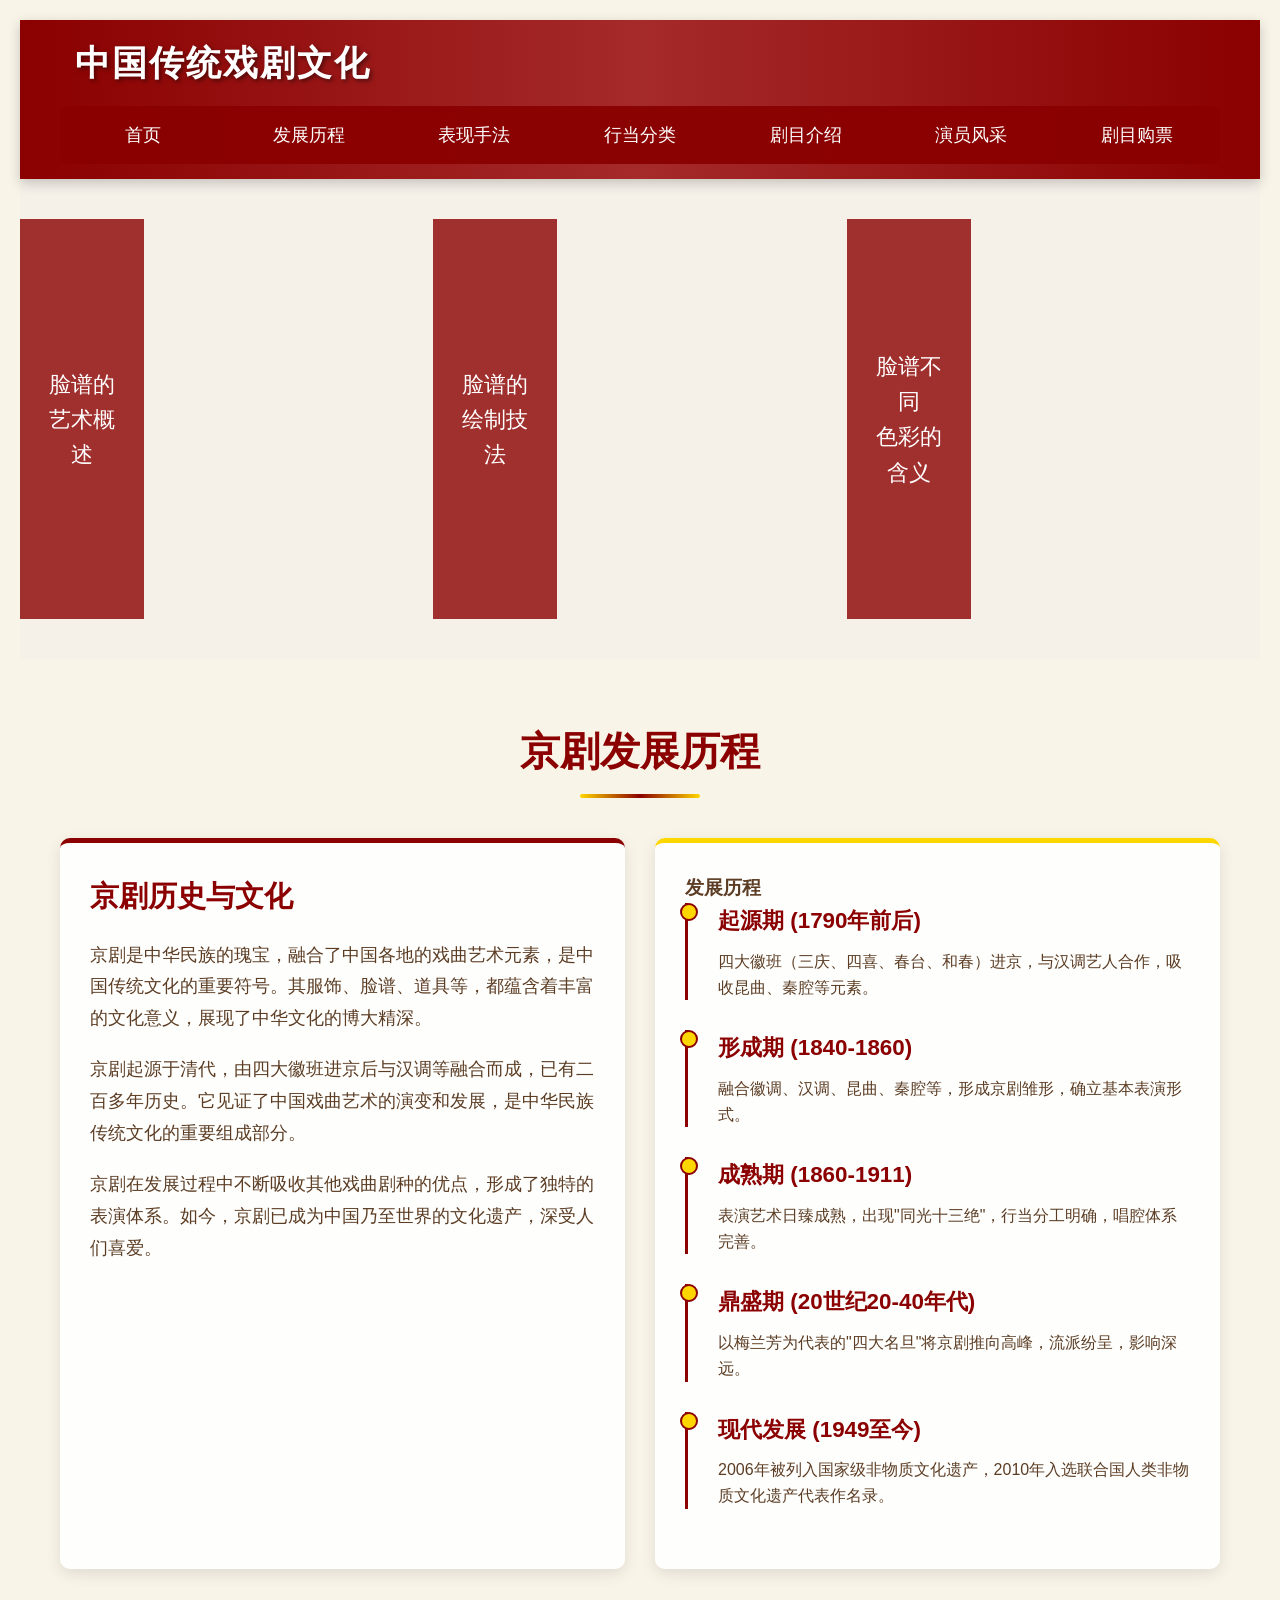
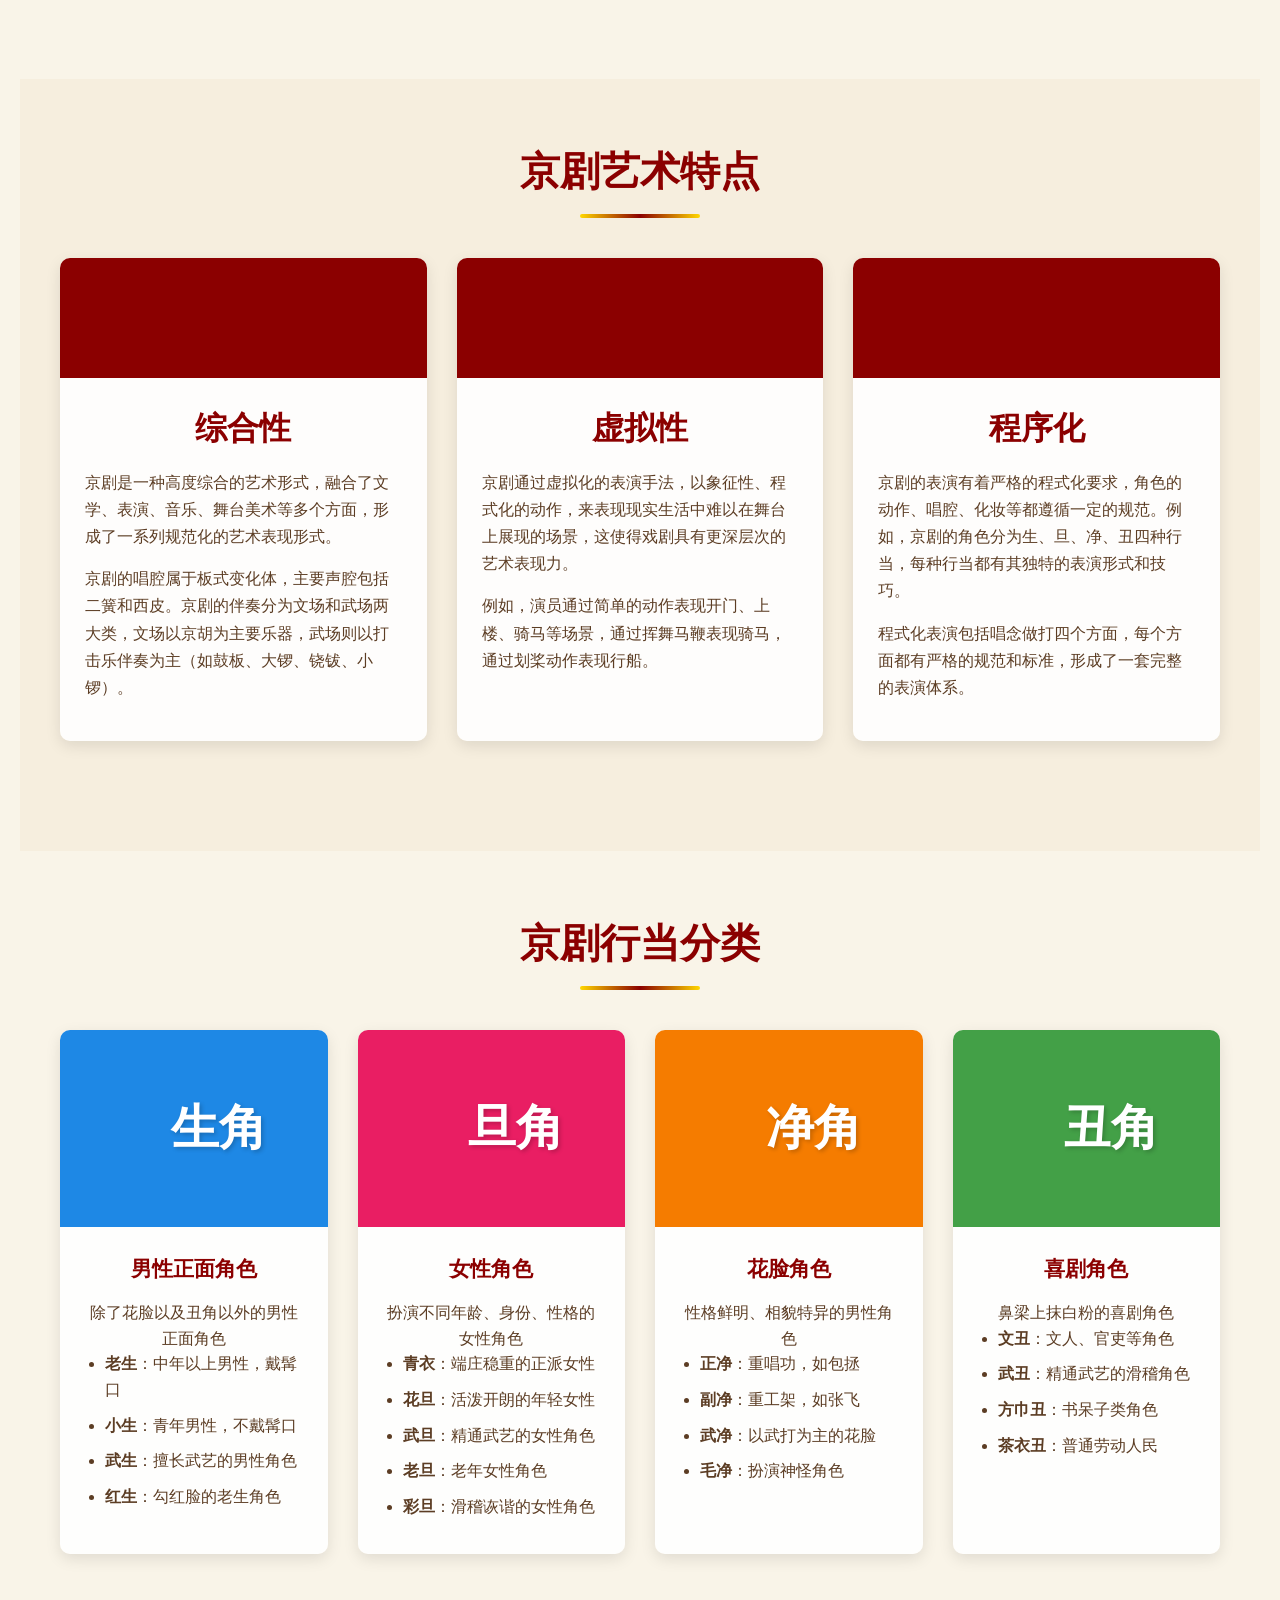
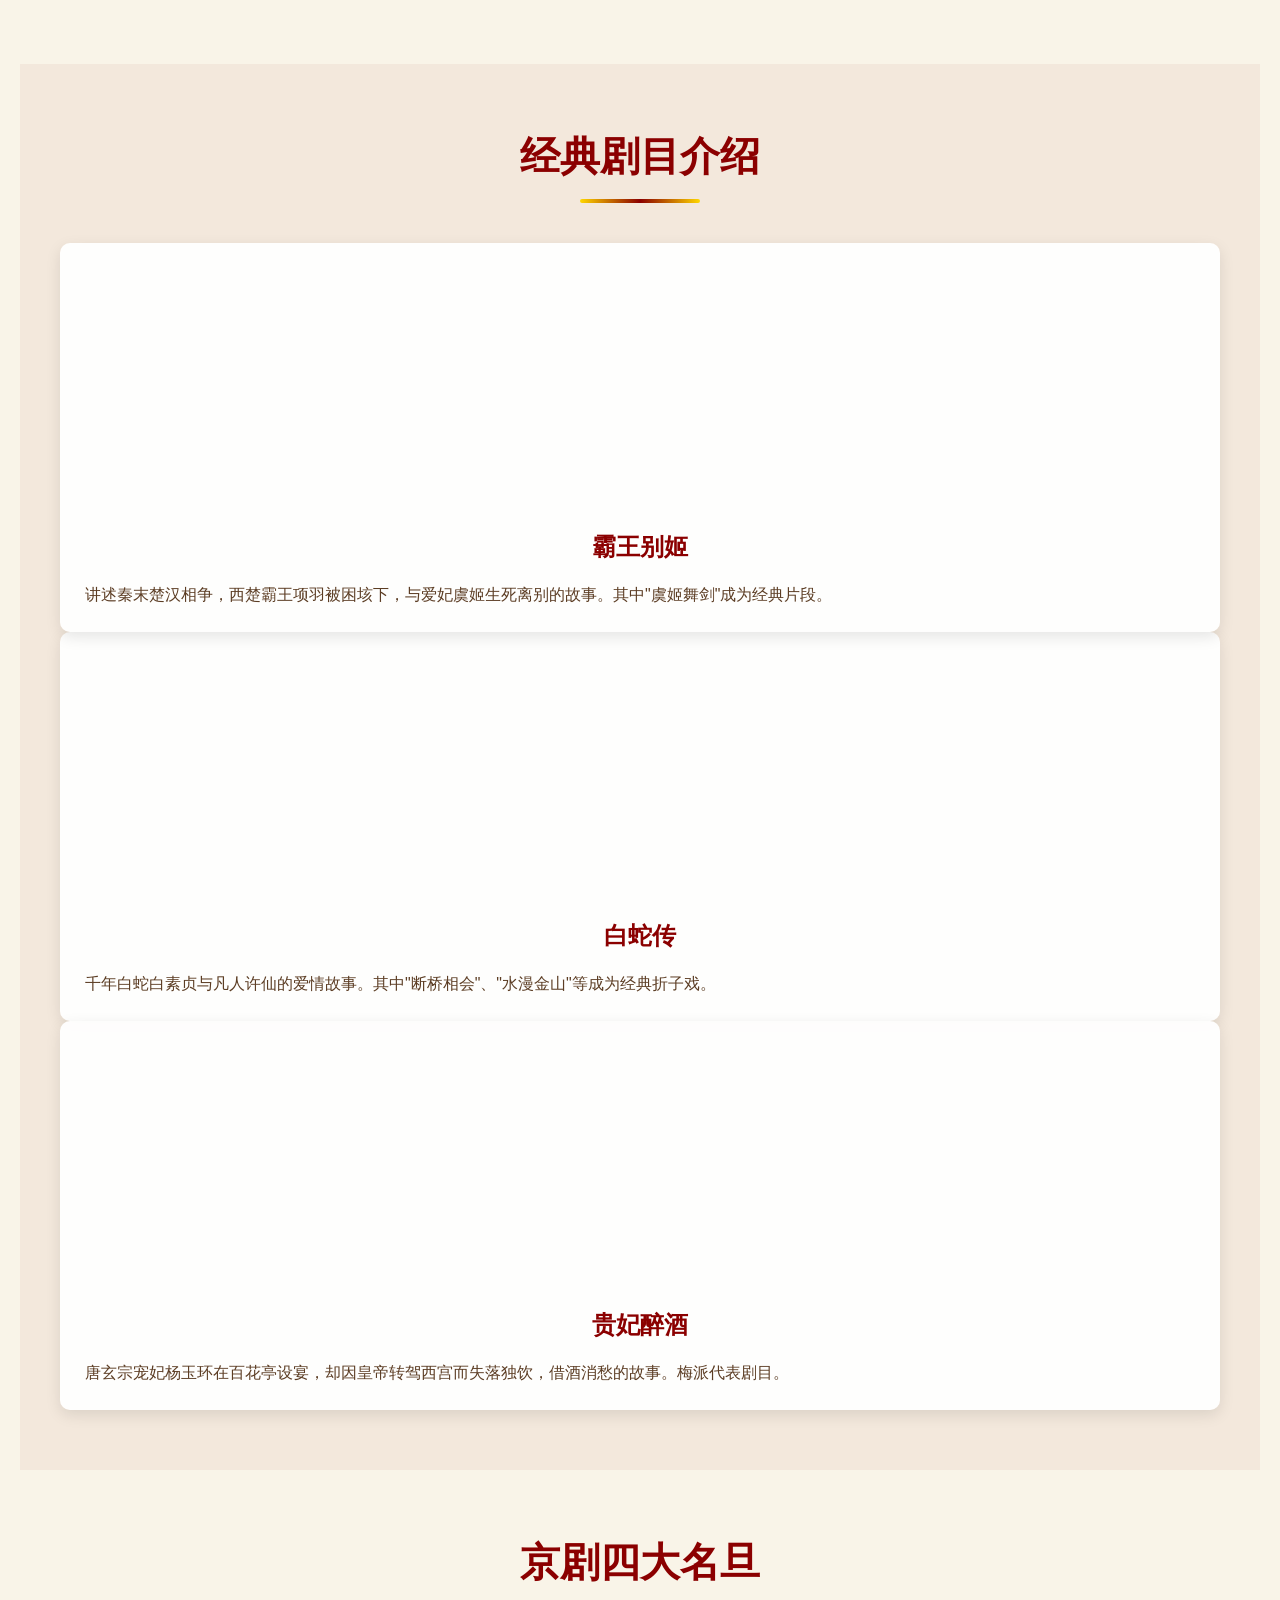
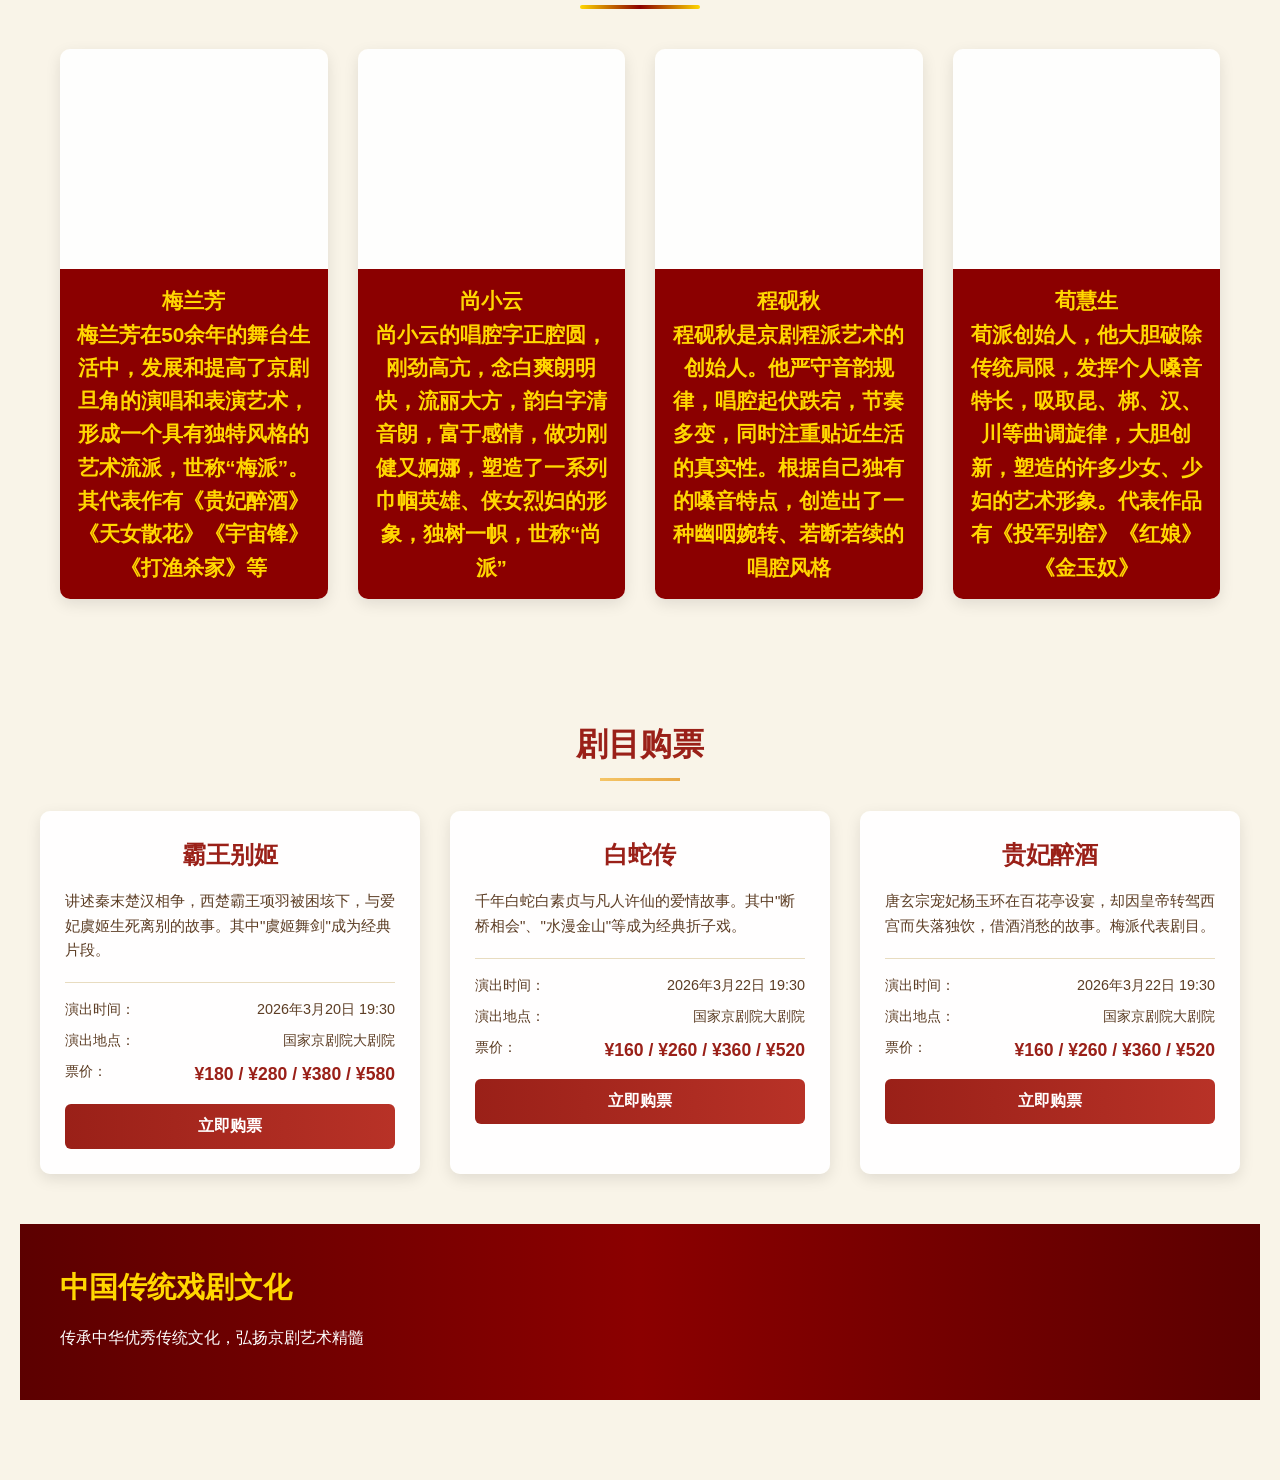
<file: index.html>
<!DOCTYPE html>
<html lang="en">
<head>
    <meta charset="UTF-8">
    <meta http-equiv="X-UA-Compatible" content="IE=edge">
    <meta name="viewport" content="width=device-width, initial-scale=1.0">
    <title>中国传统戏剧文化 - 京剧艺术</title>
   <link rel="stylesheet" href="style.css" type="text/css"/>
</head>
<body>
    <!-- 头部区域 -->
    <header>
        <div class="container">
            <div class="logo-area">
                <div class="logo">
                    <i class="fas fa-theater-masks"></i>
                    <div class="logo-text">中国传统戏剧文化</div>
                </div>
            </div>
            <nav>
                <ul class="nav-links">
                    <li><a href="#"><i class="fas fa-home"></i> 首页</a></li>
                    <li><a href="#history"><i class="fas fa-history"></i> 发展历程</a></li>
                    <li><a href="#features"><i class="fas fa-paint-brush"></i> 表现手法</a></li>
                    <li><a href="#roles"><i class="fas fa-user-friends"></i> 行当分类</a></li>
                    <li><a href="#dramas"><i class="fas fa-book-open"></i> 剧目介绍</a></li>
                    <li><a href="#actors"><i class="fas fa-star"></i> 演员风采</a></li>
                     <li><a href="#tickets"><i class="fas fa-tickets"></i> 剧目购票</a></li>
                </ul>
            </nav>
        </div>
    </header>

    <!-- Banner区域 -->
    <!-- 京剧脸谱三栏模块 -->
<section class="face-section">
    <div class="face-container">
        <!-- 1. 脸谱的艺术概述 -->
        <div class="face-card">
            <a href="./脸谱的艺术概论.html " target="_blank">
                <div class="card-text">
                    <p>脸谱的<br>艺术概述</p >
                </div>
                <div class="card-img overview-img"></div>
            </a >
        </div>

        <!-- 2. 脸谱的绘制技法 -->
        <div class="face-card">
            <a href="./脸谱的绘制技法.html" target="_blank">
                <div class="card-text">
                    <p>脸谱的<br>绘制技法</p >
                </div>
                <div class="card-img paint-img"></div>
            </a >
        </div>

        <!-- 3. 脸谱不同色彩的含义 -->
        <div class="face-card">
            <a href="./脸谱不同色彩含义.html" target="_blank">
                <div class="card-text">
                    <p>脸谱不同<br>色彩的含义</p >
                </div>
                <div class="card-img color-img"></div>
            </a >
        </div>
    </div>
</section>

<style>
/* 模块整体样式 */
.face-section {
    width: 100%;
    background-color: #f5f1e9; /* 米底色，和示例呼应 */
    padding: 40px 0;
}

.face-container {
    display: flex;
    justify-content: center;
    gap: 0; /* 卡片之间无缝衔接 */
    max-width: 1400px;
    margin: 0 auto;
}

/* 卡片通用样式 */
.face-card {
    flex: 1;
    height: 400px; /* 统一高度 */
    overflow: hidden;
    position: relative;
}

.face-card a {
    display: flex;
    width: 100%;
    height: 100%;
    text-decoration: none;
    color: #fff;
}

/* 文字区域 */
.card-text {
    width: 30%;
    display: flex;
    align-items: center;
    justify-content: center;
    background-color: rgba(139, 0, 0, 0.8); /* 京剧红底色 */
    padding: 20px;
}

.card-text p {
    font-size: 22px;
    line-height: 1.6;
    text-align: center;
    margin: 0;
    font-weight: 500;
}

/* 图片区域 */
.card-img {
    flex: 1;
    background-size: cover;
    background-position: center;
    transition: transform 0.3s ease;
    width: 60%;
            min-height: 300px;
} 

/* 给每个卡片设置不同的背景图 */
.overview-img {
    background-image: url("https://github.com/Alierth/images01/raw/main/lianpuyishugaishu.jpg"); 
}

.paint-img {
    background-image: url("https://github.com/Alierth/images01/raw/main/lianpuhuizhijishu.jpg"); 
}

.color-img {
    background-image: url("https://github.com/Alierth/images01/raw/main/lianpusecaihanyi.jpg"); 
}

/* 悬停效果 */
.face-card:hover .card-img {
    transform: scale(1.05);
}


</style>
</section>
    <!-- 发展历程 -->
    <section class="section" id="history">
        <div class="container">
            <h2 class="section-title">京剧发展历程</h2>
            <div class="history-container">
                <div class="history-text">
                    <h3>京剧历史与文化</h3>
                    <p>京剧是中华民族的瑰宝，融合了中国各地的戏曲艺术元素，是中国传统文化的重要符号。其服饰、脸谱、道具等，都蕴含着丰富的文化意义，展现了中华文化的博大精深。</p>
                    <p>京剧起源于清代，由四大徽班进京后与汉调等融合而成，已有二百多年历史。它见证了中国戏曲艺术的演变和发展，是中华民族传统文化的重要组成部分。</p>
                    <p>京剧在发展过程中不断吸收其他戏曲剧种的优点，形成了独特的表演体系。如今，京剧已成为中国乃至世界的文化遗产，深受人们喜爱。</p>
                </div>
                
                <div class="timeline">
                    <h3>发展历程</h3>
                    <div class="timeline-item">
                        <h4>起源期 (1790年前后)</h4>
                        <p>四大徽班（三庆、四喜、春台、和春）进京，与汉调艺人合作，吸收昆曲、秦腔等元素。</p>
                    </div>
                    <div class="timeline-item">
                        <h4>形成期 (1840-1860)</h4>
                        <p>融合徽调、汉调、昆曲、秦腔等，形成京剧雏形，确立基本表演形式。</p>
                    </div>
                    <div class="timeline-item">
                        <h4>成熟期 (1860-1911)</h4>
                        <p>表演艺术日臻成熟，出现"同光十三绝"，行当分工明确，唱腔体系完善。</p>
                    </div>
                    <div class="timeline-item">
                        <h4>鼎盛期 (20世纪20-40年代)</h4>
                        <p>以梅兰芳为代表的"四大名旦"将京剧推向高峰，流派纷呈，影响深远。</p>
                    </div>
                    <div class="timeline-item">
                        <h4>现代发展 (1949至今)</h4>
                        <p>2006年被列入国家级非物质文化遗产，2010年入选联合国人类非物质文化遗产代表作名录。</p>
                    </div>
                </div>
            </div>
        </div>
    </section>

    <!-- 艺术特点 -->
    <section class="section" id="features" style="background: rgba(233, 214, 182, 0.2);">
        <div class="container">
            <h2 class="section-title">京剧艺术特点</h2>
            
            <div class="features">
                <div class="feature-card">
                    <div class="feature-a-header"></div>
                    <div class="feature-content">
                        <h4>综合性</h4>
                        <p>京剧是一种高度综合的艺术形式，融合了文学、表演、音乐、舞台美术等多个方面，形成了一系列规范化的艺术表现形式。</p>
                        <p>京剧的唱腔属于板式变化体，主要声腔包括二簧和西皮。京剧的伴奏分为文场和武场两大类，文场以京胡为主要乐器，武场则以打击乐伴奏为主（如鼓板、大锣、铙钹、小锣）。</p>
                    </div>
                </div>
                
                <div class="feature-card">
                    <div class="feature-b-header"></div>
                    <div class="feature-content">
                        <h4>虚拟性</h4>
                        <p>京剧通过虚拟化的表演手法，以象征性、程式化的动作，来表现现实生活中难以在舞台上展现的场景，这使得戏剧具有更深层次的艺术表现力。</p>
                        <p>例如，演员通过简单的动作表现开门、上楼、骑马等场景，通过挥舞马鞭表现骑马，通过划桨动作表现行船。</p>
                    </div>
                </div>
                
                <div class="feature-card">
                    <div class="feature-c-header"></div>
                    <div class="feature-content">
                        <h4>程序化</h4>
                        <p>京剧的表演有着严格的程式化要求，角色的动作、唱腔、化妆等都遵循一定的规范。例如，京剧的角色分为生、旦、净、丑四种行当，每种行当都有其独特的表演形式和技巧。</p>
                        <p>程式化表演包括唱念做打四个方面，每个方面都有严格的规范和标准，形成了一套完整的表演体系。</p>
                    </div>
                </div>
            </div>
        </div>
    </section>

    <!-- 行当分类 -->
    <section class="section" id="roles">
        <div class="container">
            <h2 class="section-title">京剧行当分类</h2>
            
            <div class="role-types">
                <div class="role-card role-sheng">
                    <div class="role-header">生角</div>
                    <div class="role-content">
                        <h4>男性正面角色</h4>
                        <p>除了花脸以及丑角以外的男性正面角色</p>
                        <ul>
                            <li><strong>老生</strong>：中年以上男性，戴髯口</li>
                            <li><strong>小生</strong>：青年男性，不戴髯口</li>
                            <li><strong>武生</strong>：擅长武艺的男性角色</li>
                            <li><strong>红生</strong>：勾红脸的老生角色</li>
                        </ul>
                    </div>
                </div>
                
                <div class="role-card role-dan">
                    <div class="role-header">旦角</div>
                    <div class="role-content">
                        <h4>女性角色</h4>
                        <p>扮演不同年龄、身份、性格的女性角色</p>
                        <ul>
                            <li><strong>青衣</strong>：端庄稳重的正派女性</li>
                            <li><strong>花旦</strong>：活泼开朗的年轻女性</li>
                            <li><strong>武旦</strong>：精通武艺的女性角色</li>
                            <li><strong>老旦</strong>：老年女性角色</li>
                            <li><strong>彩旦</strong>：滑稽诙谐的女性角色</li>
                        </ul>
                    </div>
                </div>
                
                <div class="role-card role-jing">
                    <div class="role-header">净角</div>
                    <div class="role-content">
                        <h4>花脸角色</h4>
                        <p>性格鲜明、相貌特异的男性角色</p>
                        <ul>
                            <li><strong>正净</strong>：重唱功，如包拯</li>
                            <li><strong>副净</strong>：重工架，如张飞</li>
                            <li><strong>武净</strong>：以武打为主的花脸</li>
                            <li><strong>毛净</strong>：扮演神怪角色</li>
                        </ul>
                    </div>
                </div>
                
                <div class="role-card role-chou">
                    <div class="role-header">丑角</div>
                    <div class="role-content">
                        <h4>喜剧角色</h4>
                        <p>鼻梁上抹白粉的喜剧角色</p>
                        <ul>
                            <li><strong>文丑</strong>：文人、官吏等角色</li>
                            <li><strong>武丑</strong>：精通武艺的滑稽角色</li>
                            <li><strong>方巾丑</strong>：书呆子类角色</li>
                            <li><strong>茶衣丑</strong>：普通劳动人民</li>
                        </ul>
                    </div>
                </div>
            </div>
        </div>
    </section>

    <!-- 剧目介绍 -->
    <section class="section" id="dramas" style="background: rgba(139, 0, 0, 0.05);">
        <div class="container">
            <h2 class="section-title">经典剧目介绍</h2>
            
            <div class="dramas">
                <div class="drama-card">
                    <div class="drama-img" style="background-image: url(https://github.com/Alierth/images01/raw/main/bawangbieji.jpg);"></div>
                    <div class="drama-content">
                        <h3>霸王别姬</h3>
                        <p>讲述秦末楚汉相争，西楚霸王项羽被困垓下，与爱妃虞姬生死离别的故事。其中"虞姬舞剑"成为经典片段。</p>
                </div>
                    </div>
                </div>
                
                <div class="drama-card">
                    <div class="drama-img" style="background-image: url(https://github.com/Alierth/images01/raw/main/baishezhuan.webp);"></div>
                    <div class="drama-content">
                        <h3>白蛇传</h3>
                        <p>千年白蛇白素贞与凡人许仙的爱情故事。其中"断桥相会"、"水漫金山"等成为经典折子戏。</p>
                    </div>
                </div>
                
                <div class="drama-card">
                    <div class="drama-img" style="background-image: url(https://github.com/Alierth/images01/raw/main/guifeizuijiu.webp);"></div>
                    <div class="drama-content">
                        <h3>贵妃醉酒</h3>
                        <p>唐玄宗宠妃杨玉环在百花亭设宴，却因皇帝转驾西宫而失落独饮，借酒消愁的故事。梅派代表剧目。</p>
                    </div>
                </div>
            </div>
        </div>
    </section>

    <!-- 演员风采 -->
    <section class="section" id="actors">
        <div class="container">
            <h2 class="section-title">京剧四大名旦</h2>
            
            <div class="actors">
                <div class="actor-card">
                    <div class="actor-img" style="background-image: url(https://github.com/Alierth/images01/raw/main/meilanfang.jpg);"></div>
                    <div class="actor-name">梅兰芳<br>梅兰芳在50余年的舞台生活中，发展和提高了京剧旦角的演唱和表演艺术，形成一个具有独特风格的艺术流派，世称“梅派”。其代表作有《贵妃醉酒》《天女散花》《宇宙锋》《打渔杀家》等</div>
                </div>
                
                <div class="actor-card">
                    <div class="actor-img" style="background-image: url(https://github.com/Alierth/images01/raw/main/shangxiaoyuan.png);"></div>
                    <div class="actor-name">尚小云<br>尚小云的唱腔字正腔圆，刚劲高亢，念白爽朗明快，流丽大方，韵白字清音朗，富于感情，做功刚健又婀娜，塑造了一系列巾帼英雄、侠女烈妇的形象，独树一帜，世称“尚派” </div>
                </div>
                
                <div class="actor-card">
                    <div class="actor-img" style="background-image: url(https://github.com/Alierth/images01/raw/main/chengyanqiu.jpg);"></div>
                    <div class="actor-name">程砚秋<br>程砚秋是京剧程派艺术的创始人。他严守音韵规律，唱腔起伏跌宕，节奏多变，同时注重贴近生活的真实性。根据自己独有的嗓音特点，创造出了一种幽咽婉转、若断若续的唱腔风格</div>
                </div>
                
                <div class="actor-card">
                    <div class="actor-img" style="background-image: url(https://github.com/Alierth/images01/raw/main/xunhuisheng.jpg);"></div>
                    <div class="actor-name">荀慧生<br>荀派创始人，他大胆破除传统局限，发挥个人嗓音特长，吸取昆、梆、汉、川等曲调旋律，大胆创新，塑造的许多少女、少妇的艺术形象。代表作品有《投军别窑》《红娘》《金玉奴》</div>
                </div>
            </div>
        </div>
    </section>

   <!-- 剧目购票 -->
    <section class="section" id="tickets">
    <title>经典京剧剧目购票</title>
    <style>
        * {
            margin: 0;
            padding: 0;
            box-sizing: border-box;
            font-family: "Microsoft YaHei", sans-serif;
        }
        body {
            background-color: #f9f4e8;
            background-image: url('data:image/svg+xml;utf8,<svg xmlns="http://www.w3.org/2000/svg" width="100" height="100" viewBox="0 0 100 100"><path d="M0,0 L100,0 L100,100 L0,100 Z" fill="none" stroke="#e8dcc0" stroke-width="1"/></svg>');
            background-size: 50px 50px;
            padding: 20px;
        }
        .page-title {
            text-align: center;
            color: #9a2018;
            font-size: 2rem;
            margin-bottom: 10px;
            position: relative;
        }
        .page-title::after {
            content: '';
            display: block;
            width: 80px;
            height: 3px;
            background: linear-gradient(90deg, #f5c566, #e8a847);
            margin: 8px auto 0;
        }
        .drama-container {
            display: grid;
            grid-template-columns: repeat(auto-fit, minmax(350px, 1fr));
            gap: 30px;
            max-width: 1200px;
            margin: 30px auto;
        }
        .drama-card {
            background: rgba(255, 255, 255, 0.95);
            border-radius: 10px;
            overflow: hidden;
            box-shadow: 0 5px 15px rgba(0, 0, 0, 0.1);
            transition: transform 0.3s ease;
        }
        .drama-card:hover {
            transform: translateY(-5px);
        }
        .drama-img {
            width: 100%;
            height: 260px;
            object-fit: cover;
        }
        .drama-info {
            padding: 25px;
        }
        .drama-name {
            color: #9a2018;
            font-size: 1.5rem;
            font-weight: bold;
            text-align: center;
            margin-bottom: 15px;
        }
        .drama-desc {
            color: #5c3d24;
            line-height: 1.6;
            font-size: 0.95rem;
            margin-bottom: 20px;
        }
        .booking-info {
            border-top: 1px solid #e8dcc0;
            padding-top: 15px;
            margin-top: 15px;
        }
        .info-row {
            display: flex;
            justify-content: space-between;
            margin-bottom: 8px;
            color: #5c3d24;
            font-size: 0.9rem;
        }
        .price {
            color: #9a2018;
            font-weight: bold;
            font-size: 1.1rem;
        }
        .booking-btn {
            display: block;
            width: 100%;
            padding: 12px;
            background: linear-gradient(90deg, #9a2018, #b83227);
            color: white;
            border: none;
            border-radius: 6px;
            font-size: 1rem;
            font-weight: bold;
            cursor: pointer;
            margin-top: 15px;
            transition: background 0.3s ease;
        }
        .booking-btn:hover {
            background: linear-gradient(90deg, #b83227, #d63031);
        }
    </style>

</head>
<body>
    <h1 class="page-title">剧目购票</h1>
    <div class="drama-container">

        <!-- 霸王别姬 -->
        <div class="drama-card">
            <div class="drama-info">
                <h2 class="drama-name">霸王别姬</h2>
                <p class="drama-desc">
                    讲述秦末楚汉相争，西楚霸王项羽被困垓下，与爱妃虞姬生死离别的故事。其中"虞姬舞剑"成为经典片段。
                </p >
                <div class="booking-info">
                    <div class="info-row">
                        <span>演出时间：</span>
                        <span>2026年3月20日 19:30</span>
                    </div>
                    <div class="info-row">
                        <span>演出地点：</span>
                        <span>国家京剧院大剧院</span>
                    </div>
                    <div class="info-row">
                        <span>票价：</span>
                        <span class="price">¥180 / ¥280 / ¥380 / ¥580</span>
                    </div>
                </div>
                <button class="booking-btn" onclick="location.href='./登录界面1.0.html'">立即购票</button>
            </div>
        </div>

        <!-- 白蛇传 -->
        <div class="drama-card">
            <div class="drama-info">
                <h2 class="drama-name">白蛇传</h2>
                <p class="drama-desc">
                    千年白蛇白素贞与凡人许仙的爱情故事。其中"断桥相会"、"水漫金山"等成为经典折子戏。
                </p >
                <div class="booking-info">
                    <div class="info-row">
                        <span>演出时间：</span>
                        <span>2026年3月22日 19:30</span>
                    </div>
                    <div class="info-row">
                        <span>演出地点：</span>
                        <span>国家京剧院大剧院</span>
                    </div>
                    <div class="info-row">
                        <span>票价：</span>
                        <span class="price">¥160 / ¥260 / ¥360 / ¥520</span>
                    </div>
                </div>
                <button class="booking-btn" onclick="location.href='./登录界面1.0.html'">立即购票</button>
            </div>
        </div>

        <!-- 贵妃醉酒 -->
        <div class="drama-card">
            <div class="drama-info">
                <h2 class="drama-name">贵妃醉酒</h2>
                <p class="drama-desc">
                    唐玄宗宠妃杨玉环在百花亭设宴，却因皇帝转驾西宫而失落独饮，借酒消愁的故事。梅派代表剧目。
                </p >
                <div class="booking-info">
                    <div class="info-row">
                        <span>演出时间：</span>
                        <span>2026年3月22日 19:30</span>
                    </div>
                    <div class="info-row">
                        <span>演出地点：</span>
                        <span>国家京剧院大剧院</span>
                    </div>
                    <div class="info-row">
                        <span>票价：</span>
                        <span class="price">¥160 / ¥260 / ¥360 / ¥520</span>
                    </div>
                </div>
                <button class="booking-btn" onclick="location.href='./登录界面1.0.html'">立即购票</button>
            </div>
        </div>

    </div>
</body>
</html>

    <!-- 页脚 -->
    <footer>
        <div class="container">
            <div class="footer-content">
                <div class="footer-logo">
                    <h3>中国传统戏剧文化</h3>
                    <p>传承中华优秀传统文化，弘扬京剧艺术精髓</p>
                </div>
            </div>   
        </div>
    </footer>
</body>
</html>
</file>
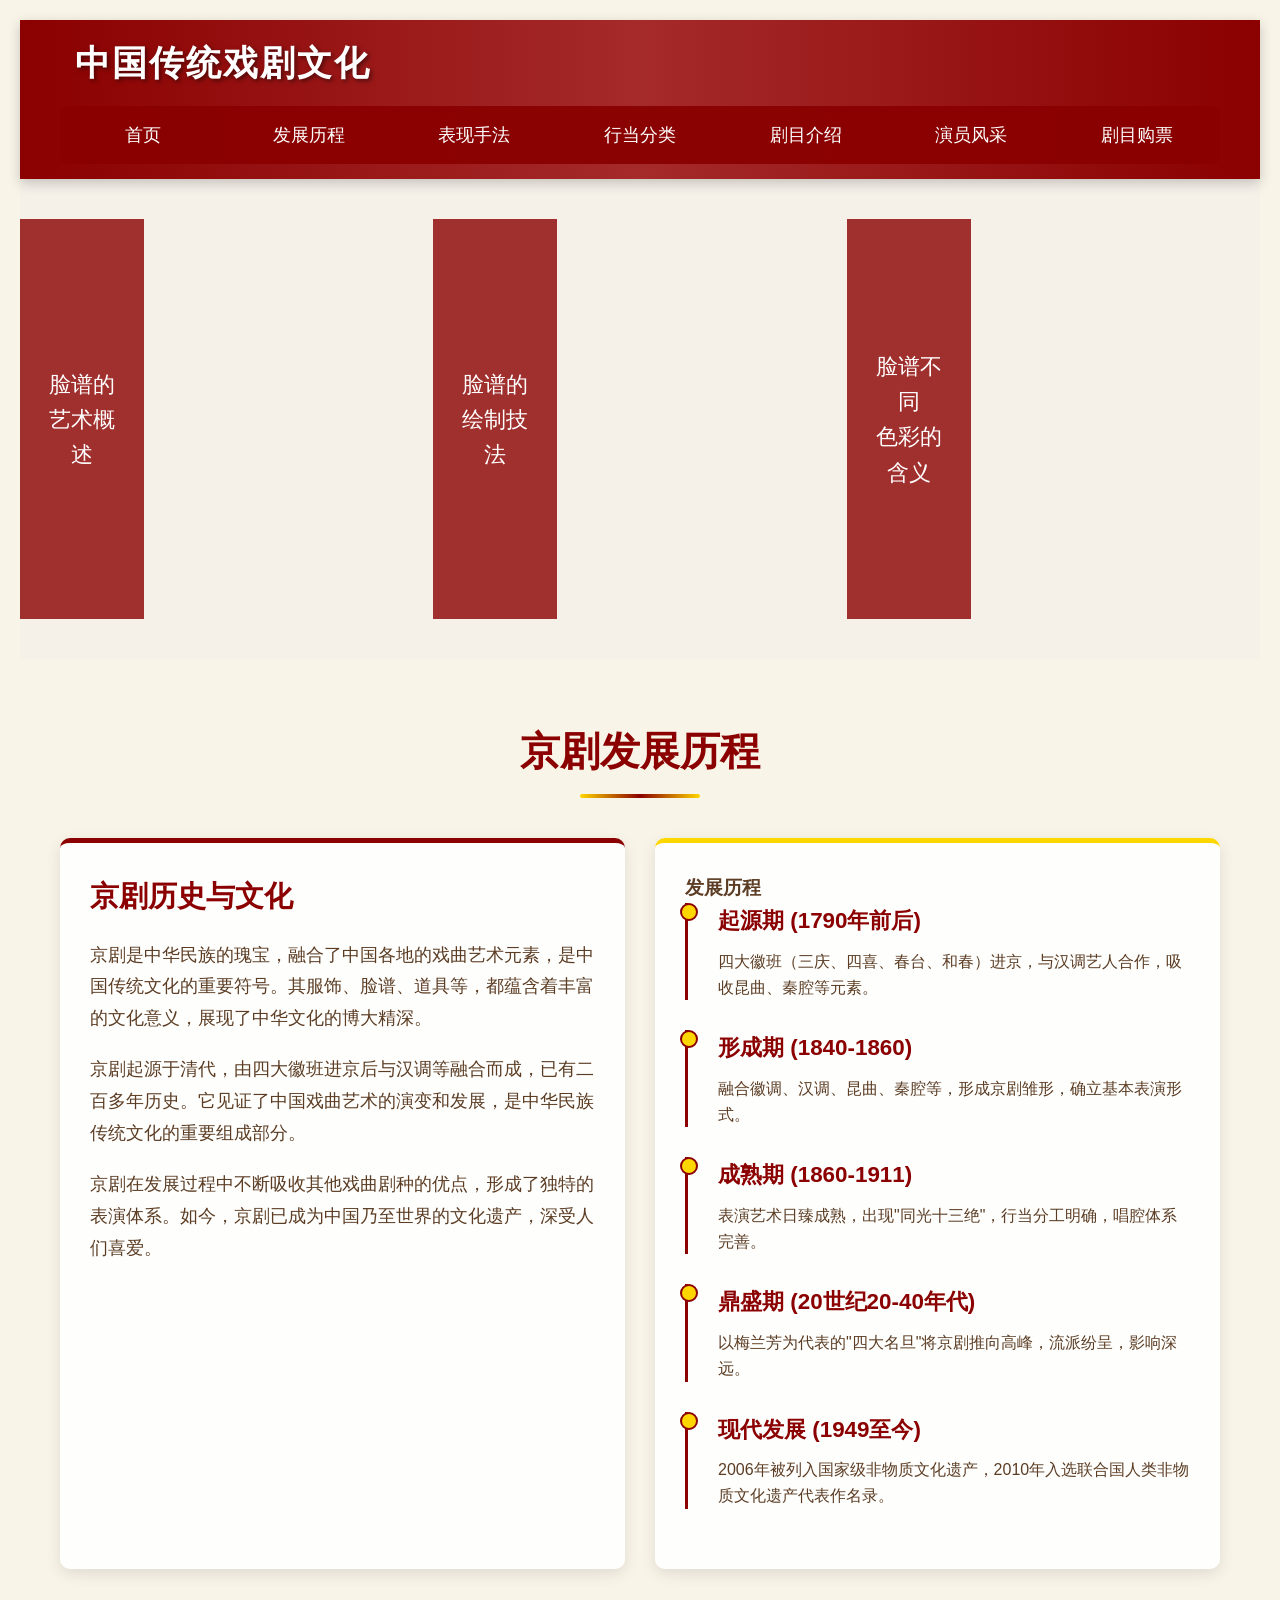
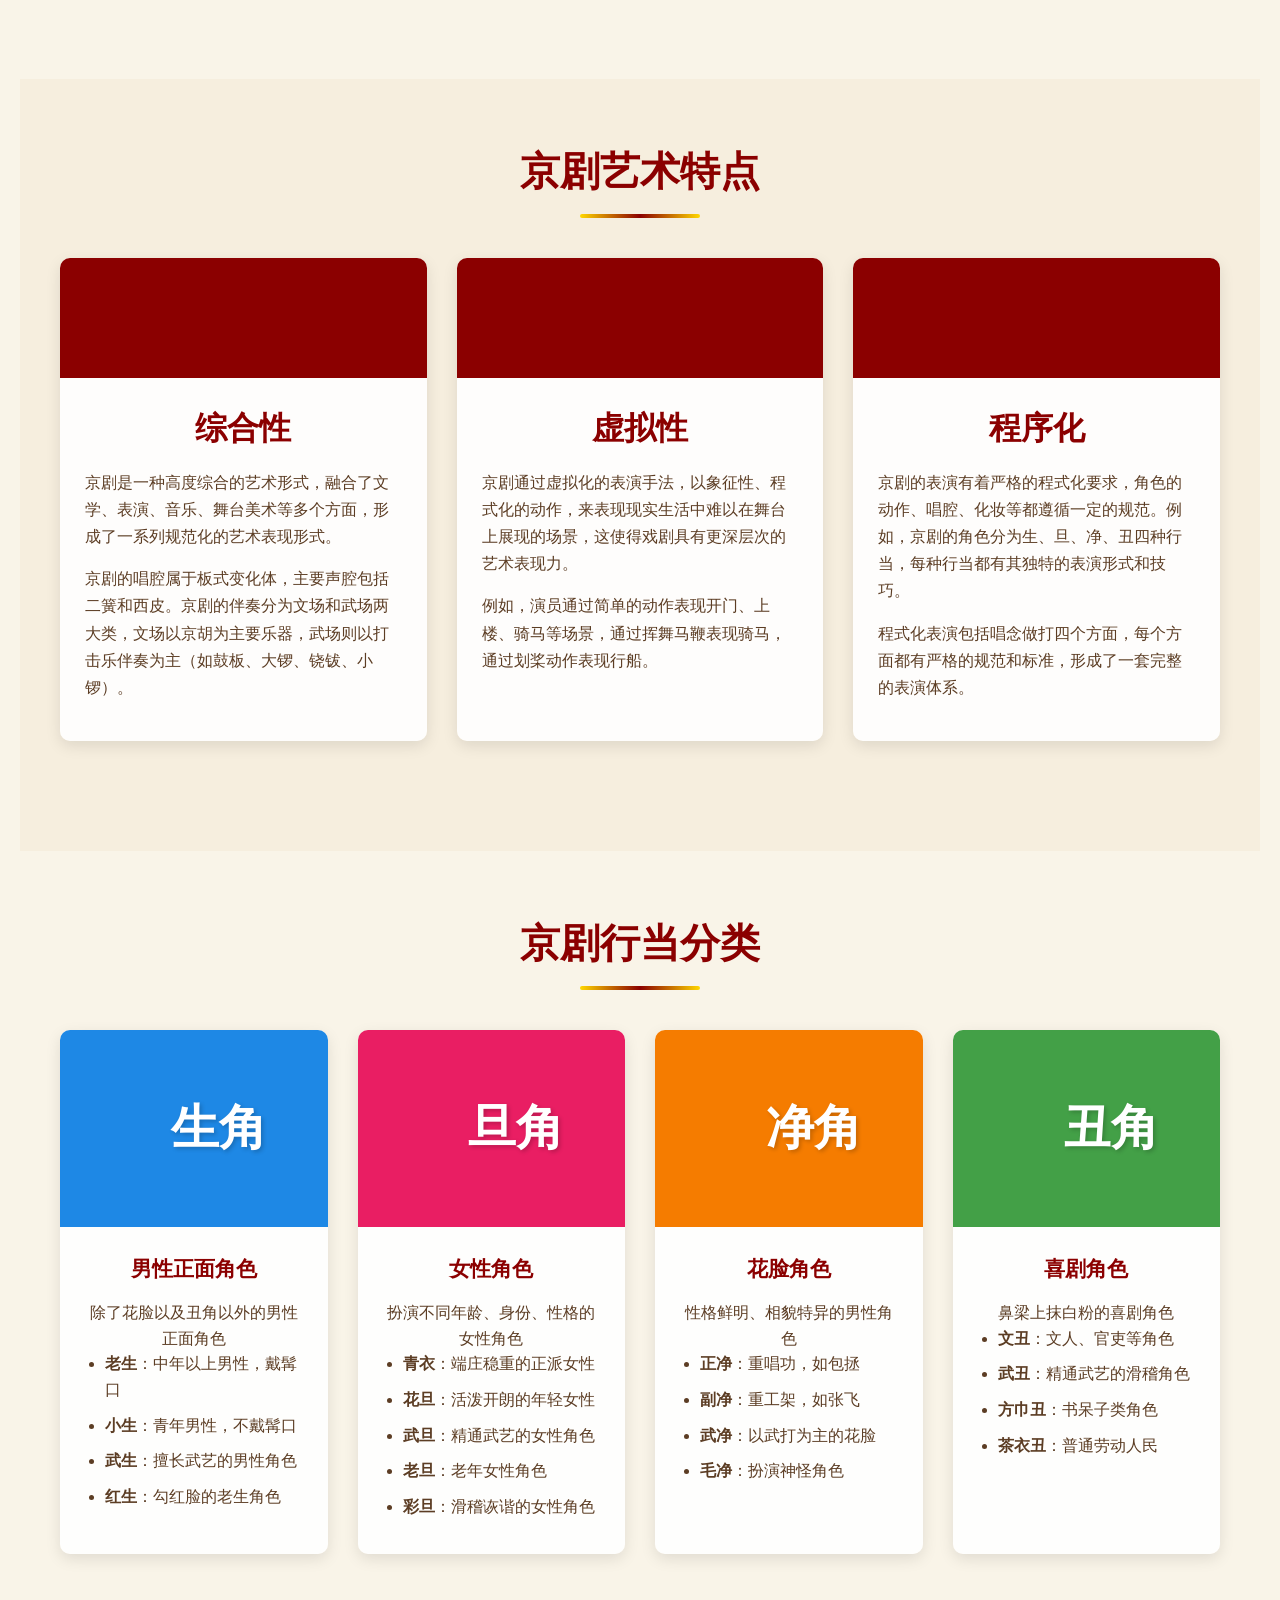
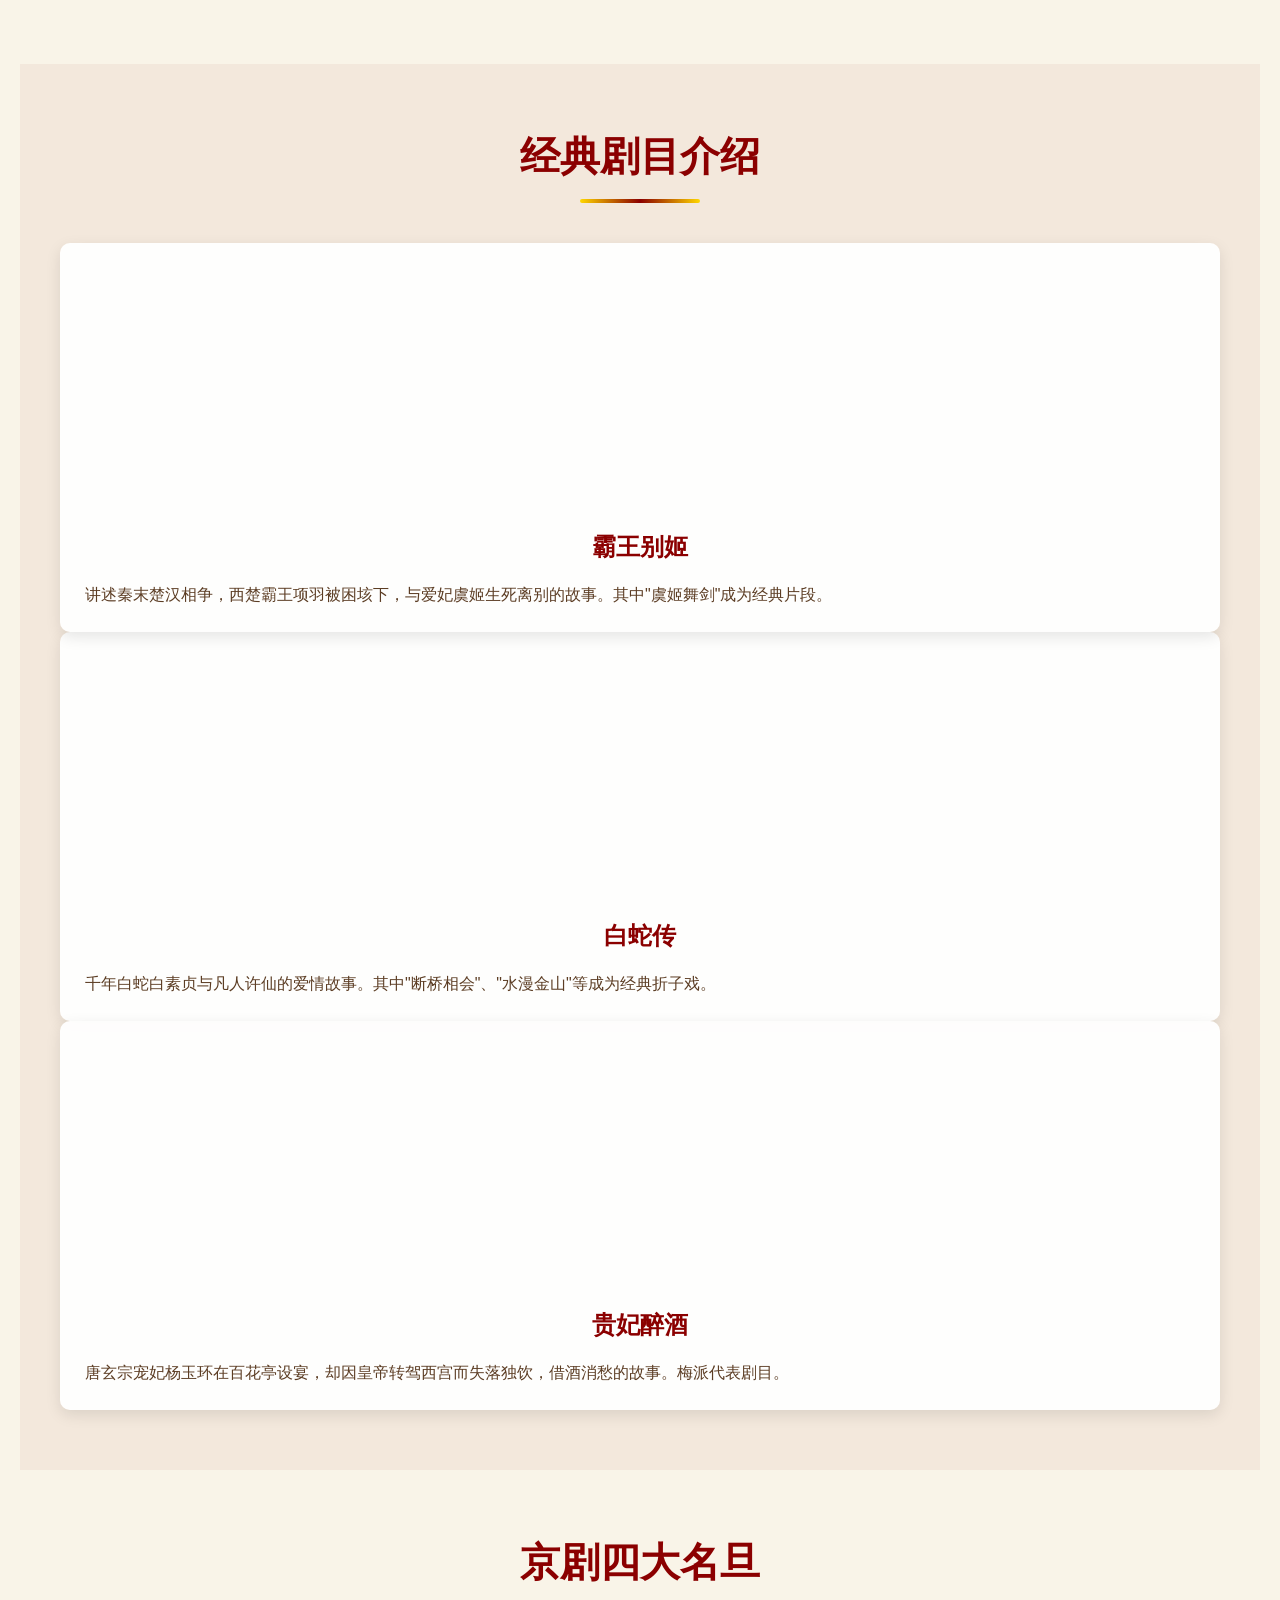
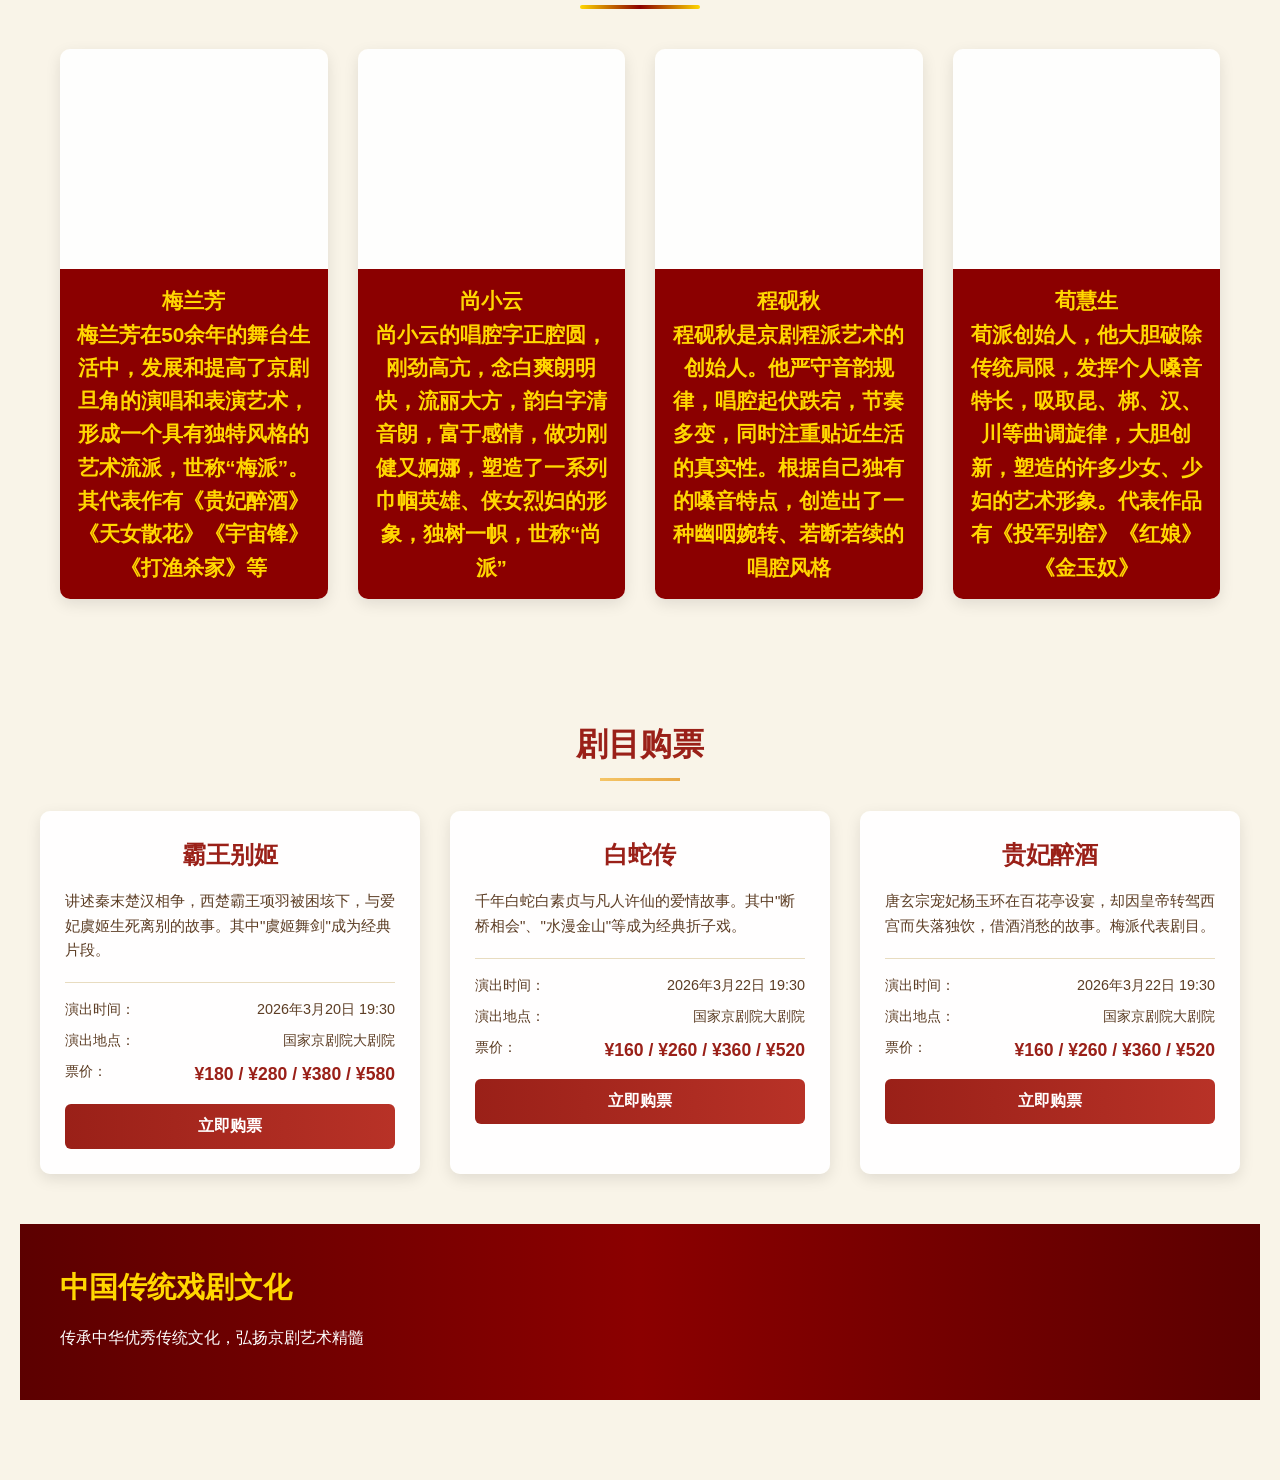
<file: index.html.html>
<!DOCTYPE html>
<html lang="en">
<head>
    <meta charset="UTF-8">
    <meta http-equiv="X-UA-Compatible" content="IE=edge">
    <meta name="viewport" content="width=device-width, initial-scale=1.0">
    <title>中国传统戏剧文化 - 京剧艺术</title>
   <link rel="stylesheet" href="style.css" type="text/css"/>
</head>
<body>
    <!-- 头部区域 -->
    <header>
        <div class="container">
            <div class="logo-area">
                <div class="logo">
                    <i class="fas fa-theater-masks"></i>
                    <div class="logo-text">中国传统戏剧文化</div>
                </div>
            </div>
            <nav>
                <ul class="nav-links">
                    <li><a href="#"><i class="fas fa-home"></i> 首页</a></li>
                    <li><a href="#history"><i class="fas fa-history"></i> 发展历程</a></li>
                    <li><a href="#features"><i class="fas fa-paint-brush"></i> 表现手法</a></li>
                    <li><a href="#roles"><i class="fas fa-user-friends"></i> 行当分类</a></li>
                    <li><a href="#dramas"><i class="fas fa-book-open"></i> 剧目介绍</a></li>
                    <li><a href="#actors"><i class="fas fa-star"></i> 演员风采</a></li>
                     <li><a href="#tickets"><i class="fas fa-tickets"></i> 剧目购票</a></li>
                </ul>
            </nav>
        </div>
    </header>

    <!-- Banner区域 -->
    <!-- 京剧脸谱三栏模块 -->
<section class="face-section">
    <div class="face-container">
        <!-- 1. 脸谱的艺术概述 -->
        <div class="face-card">
            <a href="脸谱的艺术概论.html.html " target="_blank">
                <div class="card-text">
                    <p>脸谱的<br>艺术概述</p >
                </div>
                <div class="card-img overview-img"></div>
            </a >
        </div>

        <!-- 2. 脸谱的绘制技法 -->
        <div class="face-card">
            <a href="脸谱的绘制技法.html.html" target="_blank">
                <div class="card-text">
                    <p>脸谱的<br>绘制技法</p >
                </div>
                <div class="card-img paint-img"></div>
            </a >
        </div>

        <!-- 3. 脸谱不同色彩的含义 -->
        <div class="face-card">
            <a href="脸谱不同色彩含义.html.html" target="_blank">
                <div class="card-text">
                    <p>脸谱不同<br>色彩的含义</p >
                </div>
                <div class="card-img color-img"></div>
            </a >
        </div>
    </div>
</section>

<style>
/* 模块整体样式 */
.face-section {
    width: 100%;
    background-color: #f5f1e9; /* 米底色，和示例呼应 */
    padding: 40px 0;
}

.face-container {
    display: flex;
    justify-content: center;
    gap: 0; /* 卡片之间无缝衔接 */
    max-width: 1400px;
    margin: 0 auto;
}

/* 卡片通用样式 */
.face-card {
    flex: 1;
    height: 400px; /* 统一高度 */
    overflow: hidden;
    position: relative;
}

.face-card a {
    display: flex;
    width: 100%;
    height: 100%;
    text-decoration: none;
    color: #fff;
}

/* 文字区域 */
.card-text {
    width: 30%;
    display: flex;
    align-items: center;
    justify-content: center;
    background-color: rgba(139, 0, 0, 0.8); /* 京剧红底色 */
    padding: 20px;
}

.card-text p {
    font-size: 22px;
    line-height: 1.6;
    text-align: center;
    margin: 0;
    font-weight: 500;
}

/* 图片区域 */
.card-img {
    flex: 1;
    background-size: cover;
    background-position: center;
    transition: transform 0.3s ease;
    width: 60%;
            min-height: 300px;
} 

/* 给每个卡片设置不同的背景图 */
.overview-img {
    background-image: url("https://github.com/Alierth/images01/raw/main/lianpuyishugaishu.jpg"); 
}

.paint-img {
    background-image: url("https://github.com/Alierth/images01/raw/main/lianpuhuizhijishu.jpg"); 
}

.color-img {
    background-image: url("https://github.com/Alierth/images01/raw/main/lianpusecaihanyi.jpg"); 
}

/* 悬停效果 */
.face-card:hover .card-img {
    transform: scale(1.05);
}


</style>
</section>
    <!-- 发展历程 -->
    <section class="section" id="history">
        <div class="container">
            <h2 class="section-title">京剧发展历程</h2>
            <div class="history-container">
                <div class="history-text">
                    <h3>京剧历史与文化</h3>
                    <p>京剧是中华民族的瑰宝，融合了中国各地的戏曲艺术元素，是中国传统文化的重要符号。其服饰、脸谱、道具等，都蕴含着丰富的文化意义，展现了中华文化的博大精深。</p>
                    <p>京剧起源于清代，由四大徽班进京后与汉调等融合而成，已有二百多年历史。它见证了中国戏曲艺术的演变和发展，是中华民族传统文化的重要组成部分。</p>
                    <p>京剧在发展过程中不断吸收其他戏曲剧种的优点，形成了独特的表演体系。如今，京剧已成为中国乃至世界的文化遗产，深受人们喜爱。</p>
                </div>
                
                <div class="timeline">
                    <h3>发展历程</h3>
                    <div class="timeline-item">
                        <h4>起源期 (1790年前后)</h4>
                        <p>四大徽班（三庆、四喜、春台、和春）进京，与汉调艺人合作，吸收昆曲、秦腔等元素。</p>
                    </div>
                    <div class="timeline-item">
                        <h4>形成期 (1840-1860)</h4>
                        <p>融合徽调、汉调、昆曲、秦腔等，形成京剧雏形，确立基本表演形式。</p>
                    </div>
                    <div class="timeline-item">
                        <h4>成熟期 (1860-1911)</h4>
                        <p>表演艺术日臻成熟，出现"同光十三绝"，行当分工明确，唱腔体系完善。</p>
                    </div>
                    <div class="timeline-item">
                        <h4>鼎盛期 (20世纪20-40年代)</h4>
                        <p>以梅兰芳为代表的"四大名旦"将京剧推向高峰，流派纷呈，影响深远。</p>
                    </div>
                    <div class="timeline-item">
                        <h4>现代发展 (1949至今)</h4>
                        <p>2006年被列入国家级非物质文化遗产，2010年入选联合国人类非物质文化遗产代表作名录。</p>
                    </div>
                </div>
            </div>
        </div>
    </section>

    <!-- 艺术特点 -->
    <section class="section" id="features" style="background: rgba(233, 214, 182, 0.2);">
        <div class="container">
            <h2 class="section-title">京剧艺术特点</h2>
            
            <div class="features">
                <div class="feature-card">
                    <div class="feature-a-header"></div>
                    <div class="feature-content">
                        <h4>综合性</h4>
                        <p>京剧是一种高度综合的艺术形式，融合了文学、表演、音乐、舞台美术等多个方面，形成了一系列规范化的艺术表现形式。</p>
                        <p>京剧的唱腔属于板式变化体，主要声腔包括二簧和西皮。京剧的伴奏分为文场和武场两大类，文场以京胡为主要乐器，武场则以打击乐伴奏为主（如鼓板、大锣、铙钹、小锣）。</p>
                    </div>
                </div>
                
                <div class="feature-card">
                    <div class="feature-b-header"></div>
                    <div class="feature-content">
                        <h4>虚拟性</h4>
                        <p>京剧通过虚拟化的表演手法，以象征性、程式化的动作，来表现现实生活中难以在舞台上展现的场景，这使得戏剧具有更深层次的艺术表现力。</p>
                        <p>例如，演员通过简单的动作表现开门、上楼、骑马等场景，通过挥舞马鞭表现骑马，通过划桨动作表现行船。</p>
                    </div>
                </div>
                
                <div class="feature-card">
                    <div class="feature-c-header"></div>
                    <div class="feature-content">
                        <h4>程序化</h4>
                        <p>京剧的表演有着严格的程式化要求，角色的动作、唱腔、化妆等都遵循一定的规范。例如，京剧的角色分为生、旦、净、丑四种行当，每种行当都有其独特的表演形式和技巧。</p>
                        <p>程式化表演包括唱念做打四个方面，每个方面都有严格的规范和标准，形成了一套完整的表演体系。</p>
                    </div>
                </div>
            </div>
        </div>
    </section>

    <!-- 行当分类 -->
    <section class="section" id="roles">
        <div class="container">
            <h2 class="section-title">京剧行当分类</h2>
            
            <div class="role-types">
                <div class="role-card role-sheng">
                    <div class="role-header">生角</div>
                    <div class="role-content">
                        <h4>男性正面角色</h4>
                        <p>除了花脸以及丑角以外的男性正面角色</p>
                        <ul>
                            <li><strong>老生</strong>：中年以上男性，戴髯口</li>
                            <li><strong>小生</strong>：青年男性，不戴髯口</li>
                            <li><strong>武生</strong>：擅长武艺的男性角色</li>
                            <li><strong>红生</strong>：勾红脸的老生角色</li>
                        </ul>
                    </div>
                </div>
                
                <div class="role-card role-dan">
                    <div class="role-header">旦角</div>
                    <div class="role-content">
                        <h4>女性角色</h4>
                        <p>扮演不同年龄、身份、性格的女性角色</p>
                        <ul>
                            <li><strong>青衣</strong>：端庄稳重的正派女性</li>
                            <li><strong>花旦</strong>：活泼开朗的年轻女性</li>
                            <li><strong>武旦</strong>：精通武艺的女性角色</li>
                            <li><strong>老旦</strong>：老年女性角色</li>
                            <li><strong>彩旦</strong>：滑稽诙谐的女性角色</li>
                        </ul>
                    </div>
                </div>
                
                <div class="role-card role-jing">
                    <div class="role-header">净角</div>
                    <div class="role-content">
                        <h4>花脸角色</h4>
                        <p>性格鲜明、相貌特异的男性角色</p>
                        <ul>
                            <li><strong>正净</strong>：重唱功，如包拯</li>
                            <li><strong>副净</strong>：重工架，如张飞</li>
                            <li><strong>武净</strong>：以武打为主的花脸</li>
                            <li><strong>毛净</strong>：扮演神怪角色</li>
                        </ul>
                    </div>
                </div>
                
                <div class="role-card role-chou">
                    <div class="role-header">丑角</div>
                    <div class="role-content">
                        <h4>喜剧角色</h4>
                        <p>鼻梁上抹白粉的喜剧角色</p>
                        <ul>
                            <li><strong>文丑</strong>：文人、官吏等角色</li>
                            <li><strong>武丑</strong>：精通武艺的滑稽角色</li>
                            <li><strong>方巾丑</strong>：书呆子类角色</li>
                            <li><strong>茶衣丑</strong>：普通劳动人民</li>
                        </ul>
                    </div>
                </div>
            </div>
        </div>
    </section>

    <!-- 剧目介绍 -->
    <section class="section" id="dramas" style="background: rgba(139, 0, 0, 0.05);">
        <div class="container">
            <h2 class="section-title">经典剧目介绍</h2>
            
            <div class="dramas">
                <div class="drama-card">
                    <div class="drama-img" style="background-image: url(https://github.com/Alierth/images01/raw/main/bawangbieji.jpg);"></div>
                    <div class="drama-content">
                        <h3>霸王别姬</h3>
                        <p>讲述秦末楚汉相争，西楚霸王项羽被困垓下，与爱妃虞姬生死离别的故事。其中"虞姬舞剑"成为经典片段。</p>
                </div>
                    </div>
                </div>
                
                <div class="drama-card">
                    <div class="drama-img" style="background-image: url(https://github.com/Alierth/images01/raw/main/baishezhuan.webp);"></div>
                    <div class="drama-content">
                        <h3>白蛇传</h3>
                        <p>千年白蛇白素贞与凡人许仙的爱情故事。其中"断桥相会"、"水漫金山"等成为经典折子戏。</p>
                    </div>
                </div>
                
                <div class="drama-card">
                    <div class="drama-img" style="background-image: url(https://github.com/Alierth/images01/raw/main/guifeizuijiu.webp);"></div>
                    <div class="drama-content">
                        <h3>贵妃醉酒</h3>
                        <p>唐玄宗宠妃杨玉环在百花亭设宴，却因皇帝转驾西宫而失落独饮，借酒消愁的故事。梅派代表剧目。</p>
                    </div>
                </div>
            </div>
        </div>
    </section>

    <!-- 演员风采 -->
    <section class="section" id="actors">
        <div class="container">
            <h2 class="section-title">京剧四大名旦</h2>
            
            <div class="actors">
                <div class="actor-card">
                    <div class="actor-img" style="background-image: url(https://github.com/Alierth/images01/raw/main/meilanfang.jpg);"></div>
                    <div class="actor-name">梅兰芳<br>梅兰芳在50余年的舞台生活中，发展和提高了京剧旦角的演唱和表演艺术，形成一个具有独特风格的艺术流派，世称“梅派”。其代表作有《贵妃醉酒》《天女散花》《宇宙锋》《打渔杀家》等</div>
                </div>
                
                <div class="actor-card">
                    <div class="actor-img" style="background-image: url(https://github.com/Alierth/images01/raw/main/shangxiaoyuan.png);"></div>
                    <div class="actor-name">尚小云<br>尚小云的唱腔字正腔圆，刚劲高亢，念白爽朗明快，流丽大方，韵白字清音朗，富于感情，做功刚健又婀娜，塑造了一系列巾帼英雄、侠女烈妇的形象，独树一帜，世称“尚派” </div>
                </div>
                
                <div class="actor-card">
                    <div class="actor-img" style="background-image: url(https://github.com/Alierth/images01/raw/main/chengyanqiu.jpg);"></div>
                    <div class="actor-name">程砚秋<br>程砚秋是京剧程派艺术的创始人。他严守音韵规律，唱腔起伏跌宕，节奏多变，同时注重贴近生活的真实性。根据自己独有的嗓音特点，创造出了一种幽咽婉转、若断若续的唱腔风格</div>
                </div>
                
                <div class="actor-card">
                    <div class="actor-img" style="background-image: url(https://github.com/Alierth/images01/raw/main/xunhuisheng.jpg);"></div>
                    <div class="actor-name">荀慧生<br>荀派创始人，他大胆破除传统局限，发挥个人嗓音特长，吸取昆、梆、汉、川等曲调旋律，大胆创新，塑造的许多少女、少妇的艺术形象。代表作品有《投军别窑》《红娘》《金玉奴》</div>
                </div>
            </div>
        </div>
    </section>

   <!-- 剧目购票 -->
    <section class="section" id="tickets">
    <title>经典京剧剧目购票</title>
    <style>
        * {
            margin: 0;
            padding: 0;
            box-sizing: border-box;
            font-family: "Microsoft YaHei", sans-serif;
        }
        body {
            background-color: #f9f4e8;
            background-image: url('data:image/svg+xml;utf8,<svg xmlns="http://www.w3.org/2000/svg" width="100" height="100" viewBox="0 0 100 100"><path d="M0,0 L100,0 L100,100 L0,100 Z" fill="none" stroke="#e8dcc0" stroke-width="1"/></svg>');
            background-size: 50px 50px;
            padding: 20px;
        }
        .page-title {
            text-align: center;
            color: #9a2018;
            font-size: 2rem;
            margin-bottom: 10px;
            position: relative;
        }
        .page-title::after {
            content: '';
            display: block;
            width: 80px;
            height: 3px;
            background: linear-gradient(90deg, #f5c566, #e8a847);
            margin: 8px auto 0;
        }
        .drama-container {
            display: grid;
            grid-template-columns: repeat(auto-fit, minmax(350px, 1fr));
            gap: 30px;
            max-width: 1200px;
            margin: 30px auto;
        }
        .drama-card {
            background: rgba(255, 255, 255, 0.95);
            border-radius: 10px;
            overflow: hidden;
            box-shadow: 0 5px 15px rgba(0, 0, 0, 0.1);
            transition: transform 0.3s ease;
        }
        .drama-card:hover {
            transform: translateY(-5px);
        }
        .drama-img {
            width: 100%;
            height: 260px;
            object-fit: cover;
        }
        .drama-info {
            padding: 25px;
        }
        .drama-name {
            color: #9a2018;
            font-size: 1.5rem;
            font-weight: bold;
            text-align: center;
            margin-bottom: 15px;
        }
        .drama-desc {
            color: #5c3d24;
            line-height: 1.6;
            font-size: 0.95rem;
            margin-bottom: 20px;
        }
        .booking-info {
            border-top: 1px solid #e8dcc0;
            padding-top: 15px;
            margin-top: 15px;
        }
        .info-row {
            display: flex;
            justify-content: space-between;
            margin-bottom: 8px;
            color: #5c3d24;
            font-size: 0.9rem;
        }
        .price {
            color: #9a2018;
            font-weight: bold;
            font-size: 1.1rem;
        }
        .booking-btn {
            display: block;
            width: 100%;
            padding: 12px;
            background: linear-gradient(90deg, #9a2018, #b83227);
            color: white;
            border: none;
            border-radius: 6px;
            font-size: 1rem;
            font-weight: bold;
            cursor: pointer;
            margin-top: 15px;
            transition: background 0.3s ease;
        }
        .booking-btn:hover {
            background: linear-gradient(90deg, #b83227, #d63031);
        }
    </style>

</head>
<body>
    <h1 class="page-title">剧目购票</h1>
    <div class="drama-container">

        <!-- 霸王别姬 -->
        <div class="drama-card">
            <div class="drama-info">
                <h2 class="drama-name">霸王别姬</h2>
                <p class="drama-desc">
                    讲述秦末楚汉相争，西楚霸王项羽被困垓下，与爱妃虞姬生死离别的故事。其中"虞姬舞剑"成为经典片段。
                </p >
                <div class="booking-info">
                    <div class="info-row">
                        <span>演出时间：</span>
                        <span>2026年3月20日 19:30</span>
                    </div>
                    <div class="info-row">
                        <span>演出地点：</span>
                        <span>国家京剧院大剧院</span>
                    </div>
                    <div class="info-row">
                        <span>票价：</span>
                        <span class="price">¥180 / ¥280 / ¥380 / ¥580</span>
                    </div>
                </div>
                <button class="booking-btn" onclick="location.href='登录界面1.0.html.html'">立即购票</button>
            </div>
        </div>

        <!-- 白蛇传 -->
        <div class="drama-card">
            <div class="drama-info">
                <h2 class="drama-name">白蛇传</h2>
                <p class="drama-desc">
                    千年白蛇白素贞与凡人许仙的爱情故事。其中"断桥相会"、"水漫金山"等成为经典折子戏。
                </p >
                <div class="booking-info">
                    <div class="info-row">
                        <span>演出时间：</span>
                        <span>2026年3月22日 19:30</span>
                    </div>
                    <div class="info-row">
                        <span>演出地点：</span>
                        <span>国家京剧院大剧院</span>
                    </div>
                    <div class="info-row">
                        <span>票价：</span>
                        <span class="price">¥160 / ¥260 / ¥360 / ¥520</span>
                    </div>
                </div>
                <button class="booking-btn" onclick="location.href='登录界面1.0.html.html'">立即购票</button>
            </div>
        </div>

        <!-- 贵妃醉酒 -->
        <div class="drama-card">
            <div class="drama-info">
                <h2 class="drama-name">贵妃醉酒</h2>
                <p class="drama-desc">
                    唐玄宗宠妃杨玉环在百花亭设宴，却因皇帝转驾西宫而失落独饮，借酒消愁的故事。梅派代表剧目。
                </p >
                <div class="booking-info">
                    <div class="info-row">
                        <span>演出时间：</span>
                        <span>2026年3月22日 19:30</span>
                    </div>
                    <div class="info-row">
                        <span>演出地点：</span>
                        <span>国家京剧院大剧院</span>
                    </div>
                    <div class="info-row">
                        <span>票价：</span>
                        <span class="price">¥160 / ¥260 / ¥360 / ¥520</span>
                    </div>
                </div>
                <button class="booking-btn" onclick="location.href='登录界面1.0.html.html'">立即购票</button>
            </div>
        </div>

    </div>
</body>
</html>

    <!-- 页脚 -->
    <footer>
        <div class="container">
            <div class="footer-content">
                <div class="footer-logo">
                    <h3>中国传统戏剧文化</h3>
                    <p>传承中华优秀传统文化，弘扬京剧艺术精髓</p>
                </div>
            </div>   
        </div>
    </footer>
</body>
</html>
</file>
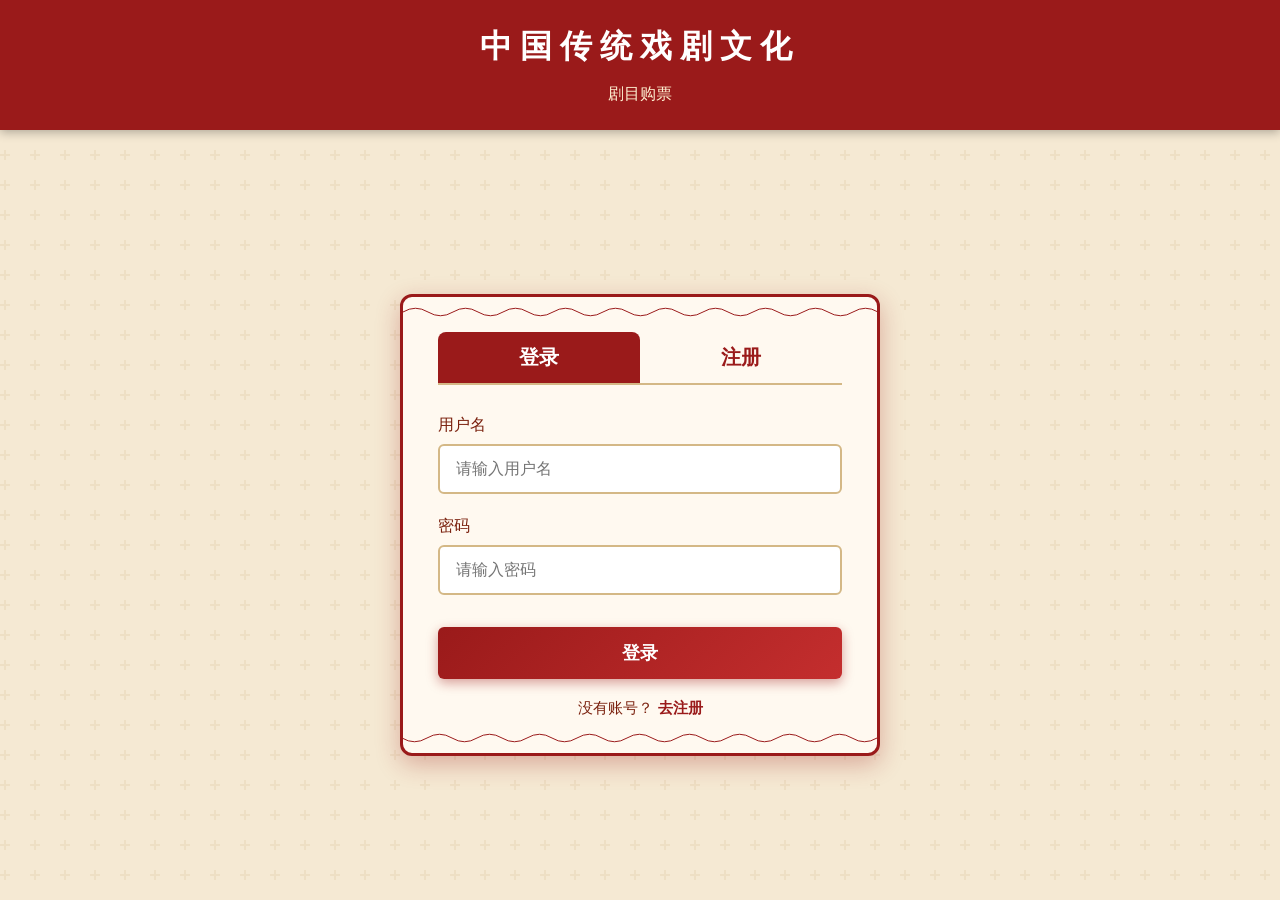
<file: 登录界面1.0.html>
<!DOCTYPE html>
<html lang="zh-CN">
<head>
    <meta charset="UTF-8">
    <meta name="viewport" content="width=device-width, initial-scale=1.0">
    <title>用户登录注册 - 中国传统戏剧文化</title>
    <style>
        /* 全局样式重置与基础设置 */
        * {
            margin: 0;
            padding: 0;
            box-sizing: border-box;
            font-family: "Microsoft YaHei", "SimHei", sans-serif;
        }

        /* 页面背景：适配主页的国风纹理+红金主题 */
        body {
            background-color: #f5e9d3;
            background-image: url("data:image/svg+xml,%3Csvg width='60' height='60' viewBox='0 0 60 60' xmlns='http://www.w3.org/2000/svg'%3E%3Cg fill='none' fill-rule='evenodd'%3E%3Cg fill='%23d4b886' fill-opacity='0.2'%3E%3Cpath d='M36 34v-4h-2v4h-4v2h4v4h2v-4h4v-2h-4zm0-30V0h-2v4h-4v2h4v4h2V6h4V4h-4zM6 34v-4H4v4H0v2h4v4h2v-4h4v-2H6zM6 4V0H4v4H0v2h4v4h2V6h4V4H6z'/%3E%3C/g%3E%3C/g%3E%3C/svg%3E");
            min-height: 100vh;
            display: flex;
            flex-direction: column;
            align-items: center;
            justify-content: center;
            padding: 20px;
        }

        /* 顶部导航栏：和主页完全一致的样式 */
        .header {
            width: 100%;
            background-color: #9a1a1a;
            padding: 25px 0;
            text-align: center;
            position: fixed;
            top: 0;
            left: 0;
            z-index: 100;
            box-shadow: 0 2px 10px rgba(0,0,0,0.3);
        }

        .header h1 {
            color: #fff;
            font-size: 32px;
            font-weight: bold;
            letter-spacing: 8px;
            margin-bottom: 15px;
        }

        .nav {
            display: flex;
            justify-content: center;
            gap: 40px;
            flex-wrap: wrap;
            color: #fff1d2
        }

        .nav a {
            color: #fff;
            text-decoration: none;
            font-size: 18px;
            padding: 8px 12px;
            transition: all 0.3s ease;
            border-radius: 4px;
        }

        .nav a:hover {
            background-color: #c42e2e;
            transform: translateY(-2px);
        }

        /* 登录主容器：国风边框+红金装饰 */
        .login-container {
            width: 100%;
            max-width: 480px;
            background-color: #fff9f0;
            border: 3px solid #9a1a1a;
            border-radius: 12px;
            box-shadow: 0 8px 25px rgba(154, 26, 26, 0.3);
            padding: 35px;
            margin-top: 150px;
            position: relative;
            overflow: hidden;
        }

        /* 国风装饰边框（上下） */
        .login-container::before,
        .login-container::after {
            content: "";
            position: absolute;
            left: 0;
            right: 0;
            height: 30px;
            background-image: url("data:image/svg+xml,%3Csvg width='100' height='30' viewBox='0 0 100 30' xmlns='http://www.w3.org/2000/svg'%3E%3Cpath d='M0,15 Q25,0 50,15 T100,15' stroke='%239a1a1a' stroke-width='2' fill='none'/%3E%3C/svg%3E");
            background-repeat: repeat-x;
            background-size: 50px 30px;
        }

        .login-container::before {
            top: 0;
        }

        .login-container::after {
            bottom: 0;
            transform: rotate(180deg);
        }

        /* 登录/注册选项卡 */
        .tab-header {
            display: flex;
            margin-bottom: 30px;
            border-bottom: 2px solid #d4b886;
        }

        .tab-btn {
            flex: 1;
            padding: 12px 0;
            border: none;
            background-color: transparent;
            font-size: 20px;
            font-weight: bold;
            color: #9a1a1a;
            cursor: pointer;
            transition: all 0.3s ease;
            border-radius: 8px 8px 0 0;
        }

        .tab-btn.active {
            background-color: #9a1a1a;
            color: #fff;
        }

        .tab-btn:hover:not(.active) {
            background-color: #f5e9d3;
        }

        /* 表单样式 */
        .form-group {
            margin-bottom: 22px;
        }

        .form-group label {
            display: block;
            color: #7a200d;
            font-size: 16px;
            margin-bottom: 8px;
            font-weight: 500;
        }

        .form-group input {
            width: 100%;
            padding: 14px 16px;
            border: 2px solid #d4b886;
            border-radius: 6px;
            font-size: 16px;
            background-color: #fff;
            transition: all 0.3s ease;
        }

        .form-group input:focus {
            outline: none;
            border-color: #9a1a1a;
            box-shadow: 0 0 0 3px rgba(154, 26, 26, 0.15);
        }

        /* 登录按钮：红金主题 */
        .submit-btn {
            width: 100%;
            padding: 14px;
            background: linear-gradient(135deg, #9a1a1a 0%, #c42e2e 100%);
            color: #fff;
            border: none;
            border-radius: 6px;
            font-size: 18px;
            font-weight: bold;
            cursor: pointer;
            transition: all 0.3s ease;
            box-shadow: 0 4px 12px rgba(154, 26, 26, 0.4);
            margin-top: 10px;
        }

        .submit-btn:hover {
            background: linear-gradient(135deg, #c42e2e 0%, #9a1a1a 100%);
            transform: translateY(-2px);
            box-shadow: 0 6px 16px rgba(154, 26, 26, 0.5);
        }

        /* 注册链接 */
        .link-text {
            text-align: center;
            margin-top: 20px;
            font-size: 15px;
            color: #7a200d;
        }

        .link-text a {
            color: #9a1a1a;
            text-decoration: none;
            font-weight: bold;
            margin-left: 5px;
            transition: all 0.3s ease;
        }

        .link-text a:hover {
            color: #c42e2e;
            text-decoration: underline;
        }

        /* 响应式适配 */
        @media (max-width: 768px) {
            .header h1 {
                font-size: 24px;
                letter-spacing: 4px;
            }
            .nav {
                gap: 20px;
            }
            .nav a {
                font-size: 16px;
            }
            .login-container {
                margin-top: 180px;
                padding: 25px 20px;
            }
        }
    </style>
</head>
<body>
    <!-- 顶部导航栏（和主页一致） -->
    <div class="header">
        <h1>中国传统戏剧文化</h1>
        <div class="nav">
           剧目购票
        </div>
    </div>

    <!-- 登录注册容器 -->
    <div class="login-container">
        <div class="tab-header">
            <button class="tab-btn active" id="login-tab">登录</button>
            <button class="tab-btn" id="register-tab">注册</button>
        </div>

        <!-- 登录表单 -->
        <form id="login-form" class="form-content">
            <div class="form-group">
                <label for="login-username">用户名</label>
                <input type="text" id="login-username" placeholder="请输入用户名" required>
            </div>
            <div class="form-group">
                <label for="login-password">密码</label>
                <input type="password" id="login-password" placeholder="请输入密码" required>
            </div>
            <button type="submit" class="submit-btn">登录</button>
            <div class="link-text">
                没有账号？<a onclick="switchTab('register')">去注册</a >
            </div>
        </form>

        <!-- 注册表单（默认隐藏） -->
        <form id="register-form" class="form-content" style="display: none;">
            <div class="form-group">
                <label for="reg-username">用户名</label>
                <input type="text" id="reg-username" placeholder="请设置用户名" required>
            </div>
            <div class="form-group">
                <label for="reg-password">密码</label>
                <input type="password" id="reg-password" placeholder="请设置密码" required>
            </div>
            <div class="form-group">
                <label for="reg-confirm">确认密码</label>
                <input type="password" id="reg-confirm" placeholder="请再次输入密码" required>
            </div>
            <button type="submit" class="submit-btn">注册</button>
            <div class="link-text">
                已有账号？<a onclick="switchTab('login')">去登录</a >
            </div>
        </form>
    </div>

  <script>
  // 获取元素
  const loginTab = document.getElementById('login-tab');
  const registerTab = document.getElementById('register-tab');
  const loginForm = document.getElementById('login-form');
  const registerForm = document.getElementById('register-form');

  // 切换选项卡
  function switchTab(type) {
    if (type === 'login') {
      loginTab.classList.add('active');
      registerTab.classList.remove('active');
      loginForm.style.display = 'block';
      registerForm.style.display = 'none';
    } else {
      registerTab.classList.add('active');
      loginTab.classList.remove('active');
      registerForm.style.display = 'block';
      loginForm.style.display = 'none';
    }
  }

  // 登录提交
  loginForm.addEventListener('submit', function (e) {
    e.preventDefault();

    const username = document.getElementById('login-username').value.trim();
    const password = document.getElementById('login-password').value.trim();

    if (!username || !password) {
      alert('请输入用户名和密码');
      return;
    }

    const users = JSON.parse(localStorage.getItem('users')) || [];
    const user = users.find(item =>
      item.username === username && item.password === password
    );

    if (!user) {
      alert('用户名或密码错误');
      return;
    }

    localStorage.setItem('currentUser', username);
    alert('登录成功！即将跳转到购票页面');
    location.href = './购票.html';
  });

  // 注册提交
  registerForm.addEventListener('submit', function (e) {
    e.preventDefault();

    const username = document.getElementById('reg-username').value.trim();
    const password = document.getElementById('reg-password').value.trim();
    const confirm = document.getElementById('reg-confirm').value.trim();

    if (!username || !password) {
      alert('请输入用户名和密码');
      return;
    }

    if (password !== confirm) {
      alert('两次密码输入不一致');
      return;
    }

    const users = JSON.parse(localStorage.getItem('users')) || [];
    const exists = users.some(item => item.username === username);

    if (exists) {
      alert('用户名已存在');
      return;
    }

    users.push({ username, password });
    localStorage.setItem('users', JSON.stringify(users));

    alert('注册成功！请登录');
    switchTab('login');
  });

  // 选项卡点击切换
  loginTab.addEventListener('click', () => switchTab('login'));
  registerTab.addEventListener('click', () => switchTab('register'));
</script>
</body>
</html>
</file>
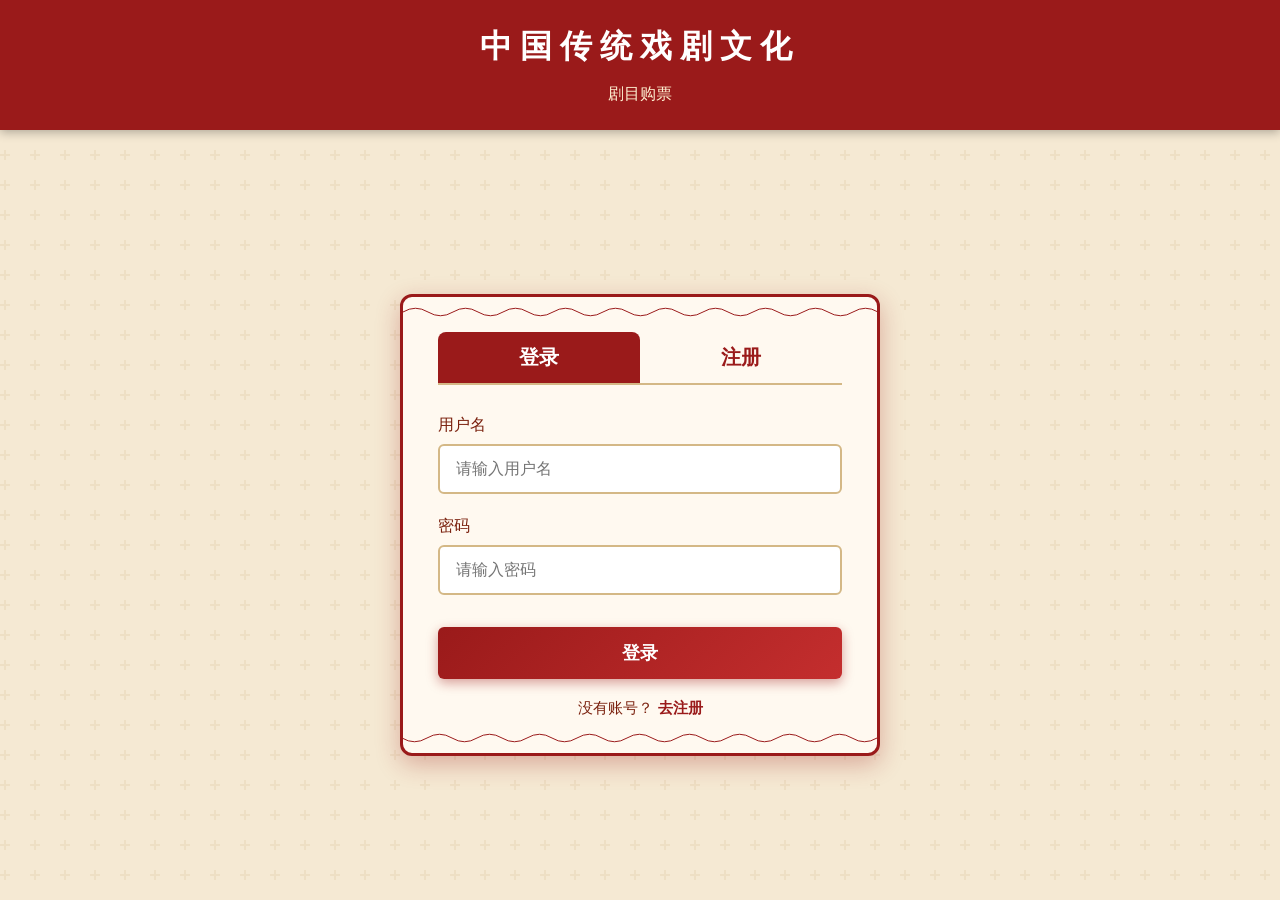
<file: 登录界面1.0.html.html>
<!DOCTYPE html>
<html lang="zh-CN">
<head>
    <meta charset="UTF-8">
    <meta name="viewport" content="width=device-width, initial-scale=1.0">
    <title>用户登录注册 - 中国传统戏剧文化</title>
    <style>
        /* 全局样式重置与基础设置 */
        * {
            margin: 0;
            padding: 0;
            box-sizing: border-box;
            font-family: "Microsoft YaHei", "SimHei", sans-serif;
        }

        /* 页面背景：适配主页的国风纹理+红金主题 */
        body {
            background-color: #f5e9d3;
            background-image: url("data:image/svg+xml,%3Csvg width='60' height='60' viewBox='0 0 60 60' xmlns='http://www.w3.org/2000/svg'%3E%3Cg fill='none' fill-rule='evenodd'%3E%3Cg fill='%23d4b886' fill-opacity='0.2'%3E%3Cpath d='M36 34v-4h-2v4h-4v2h4v4h2v-4h4v-2h-4zm0-30V0h-2v4h-4v2h4v4h2V6h4V4h-4zM6 34v-4H4v4H0v2h4v4h2v-4h4v-2H6zM6 4V0H4v4H0v2h4v4h2V6h4V4H6z'/%3E%3C/g%3E%3C/g%3E%3C/svg%3E");
            min-height: 100vh;
            display: flex;
            flex-direction: column;
            align-items: center;
            justify-content: center;
            padding: 20px;
        }

        /* 顶部导航栏：和主页完全一致的样式 */
        .header {
            width: 100%;
            background-color: #9a1a1a;
            padding: 25px 0;
            text-align: center;
            position: fixed;
            top: 0;
            left: 0;
            z-index: 100;
            box-shadow: 0 2px 10px rgba(0,0,0,0.3);
        }

        .header h1 {
            color: #fff;
            font-size: 32px;
            font-weight: bold;
            letter-spacing: 8px;
            margin-bottom: 15px;
        }

        .nav {
            display: flex;
            justify-content: center;
            gap: 40px;
            flex-wrap: wrap;
            color: #fff1d2
        }

        .nav a {
            color: #fff;
            text-decoration: none;
            font-size: 18px;
            padding: 8px 12px;
            transition: all 0.3s ease;
            border-radius: 4px;
        }

        .nav a:hover {
            background-color: #c42e2e;
            transform: translateY(-2px);
        }

        /* 登录主容器：国风边框+红金装饰 */
        .login-container {
            width: 100%;
            max-width: 480px;
            background-color: #fff9f0;
            border: 3px solid #9a1a1a;
            border-radius: 12px;
            box-shadow: 0 8px 25px rgba(154, 26, 26, 0.3);
            padding: 35px;
            margin-top: 150px;
            position: relative;
            overflow: hidden;
        }

        /* 国风装饰边框（上下） */
        .login-container::before,
        .login-container::after {
            content: "";
            position: absolute;
            left: 0;
            right: 0;
            height: 30px;
            background-image: url("data:image/svg+xml,%3Csvg width='100' height='30' viewBox='0 0 100 30' xmlns='http://www.w3.org/2000/svg'%3E%3Cpath d='M0,15 Q25,0 50,15 T100,15' stroke='%239a1a1a' stroke-width='2' fill='none'/%3E%3C/svg%3E");
            background-repeat: repeat-x;
            background-size: 50px 30px;
        }

        .login-container::before {
            top: 0;
        }

        .login-container::after {
            bottom: 0;
            transform: rotate(180deg);
        }

        /* 登录/注册选项卡 */
        .tab-header {
            display: flex;
            margin-bottom: 30px;
            border-bottom: 2px solid #d4b886;
        }

        .tab-btn {
            flex: 1;
            padding: 12px 0;
            border: none;
            background-color: transparent;
            font-size: 20px;
            font-weight: bold;
            color: #9a1a1a;
            cursor: pointer;
            transition: all 0.3s ease;
            border-radius: 8px 8px 0 0;
        }

        .tab-btn.active {
            background-color: #9a1a1a;
            color: #fff;
        }

        .tab-btn:hover:not(.active) {
            background-color: #f5e9d3;
        }

        /* 表单样式 */
        .form-group {
            margin-bottom: 22px;
        }

        .form-group label {
            display: block;
            color: #7a200d;
            font-size: 16px;
            margin-bottom: 8px;
            font-weight: 500;
        }

        .form-group input {
            width: 100%;
            padding: 14px 16px;
            border: 2px solid #d4b886;
            border-radius: 6px;
            font-size: 16px;
            background-color: #fff;
            transition: all 0.3s ease;
        }

        .form-group input:focus {
            outline: none;
            border-color: #9a1a1a;
            box-shadow: 0 0 0 3px rgba(154, 26, 26, 0.15);
        }

        /* 登录按钮：红金主题 */
        .submit-btn {
            width: 100%;
            padding: 14px;
            background: linear-gradient(135deg, #9a1a1a 0%, #c42e2e 100%);
            color: #fff;
            border: none;
            border-radius: 6px;
            font-size: 18px;
            font-weight: bold;
            cursor: pointer;
            transition: all 0.3s ease;
            box-shadow: 0 4px 12px rgba(154, 26, 26, 0.4);
            margin-top: 10px;
        }

        .submit-btn:hover {
            background: linear-gradient(135deg, #c42e2e 0%, #9a1a1a 100%);
            transform: translateY(-2px);
            box-shadow: 0 6px 16px rgba(154, 26, 26, 0.5);
        }

        /* 注册链接 */
        .link-text {
            text-align: center;
            margin-top: 20px;
            font-size: 15px;
            color: #7a200d;
        }

        .link-text a {
            color: #9a1a1a;
            text-decoration: none;
            font-weight: bold;
            margin-left: 5px;
            transition: all 0.3s ease;
        }

        .link-text a:hover {
            color: #c42e2e;
            text-decoration: underline;
        }

        /* 响应式适配 */
        @media (max-width: 768px) {
            .header h1 {
                font-size: 24px;
                letter-spacing: 4px;
            }
            .nav {
                gap: 20px;
            }
            .nav a {
                font-size: 16px;
            }
            .login-container {
                margin-top: 180px;
                padding: 25px 20px;
            }
        }
    </style>
</head>
<body>
    <!-- 顶部导航栏（和主页一致） -->
    <div class="header">
        <h1>中国传统戏剧文化</h1>
        <div class="nav">
           剧目购票
        </div>
    </div>

    <!-- 登录注册容器 -->
    <div class="login-container">
        <div class="tab-header">
            <button class="tab-btn active" id="login-tab">登录</button>
            <button class="tab-btn" id="register-tab">注册</button>
        </div>

        <!-- 登录表单 -->
        <form id="login-form" class="form-content">
            <div class="form-group">
                <label for="login-username">用户名</label>
                <input type="text" id="login-username" placeholder="请输入用户名" required>
            </div>
            <div class="form-group">
                <label for="login-password">密码</label>
                <input type="password" id="login-password" placeholder="请输入密码" required>
            </div>
            <button type="submit" class="submit-btn">登录</button>
            <div class="link-text">
                没有账号？<a onclick="switchTab('register')">去注册</a >
            </div>
        </form>

        <!-- 注册表单（默认隐藏） -->
        <form id="register-form" class="form-content" style="display: none;">
            <div class="form-group">
                <label for="reg-username">用户名</label>
                <input type="text" id="reg-username" placeholder="请设置用户名" required>
            </div>
            <div class="form-group">
                <label for="reg-password">密码</label>
                <input type="password" id="reg-password" placeholder="请设置密码" required>
            </div>
            <div class="form-group">
                <label for="reg-confirm">确认密码</label>
                <input type="password" id="reg-confirm" placeholder="请再次输入密码" required>
            </div>
            <button type="submit" class="submit-btn">注册</button>
            <div class="link-text">
                已有账号？<a onclick="switchTab('login')">去登录</a >
            </div>
        </form>
    </div>

  <script>
  // 获取元素
  const loginTab = document.getElementById('login-tab');
  const registerTab = document.getElementById('register-tab');
  const loginForm = document.getElementById('login-form');
  const registerForm = document.getElementById('register-form');

  // 切换选项卡
  function switchTab(type) {
    if (type === 'login') {
      loginTab.classList.add('active');
      registerTab.classList.remove('active');
      loginForm.style.display = 'block';
      registerForm.style.display = 'none';
    } else {
      registerTab.classList.add('active');
      loginTab.classList.remove('active');
      registerForm.style.display = 'block';
      loginForm.style.display = 'none';
    }
  }

  // 登录提交
  loginForm.addEventListener('submit', function (e) {
    e.preventDefault();

    const username = document.getElementById('login-username').value.trim();
    const password = document.getElementById('login-password').value.trim();

    if (!username || !password) {
      alert('请输入用户名和密码');
      return;
    }

    const users = JSON.parse(localStorage.getItem('users')) || [];
    const user = users.find(item =>
      item.username === username && item.password === password
    );

    if (!user) {
      alert('用户名或密码错误');
      return;
    }

    localStorage.setItem('currentUser', username);
    alert('登录成功！即将跳转到购票页面');
    location.href = '购票.html.html';
  });

  // 注册提交
  registerForm.addEventListener('submit', function (e) {
    e.preventDefault();

    const username = document.getElementById('reg-username').value.trim();
    const password = document.getElementById('reg-password').value.trim();
    const confirm = document.getElementById('reg-confirm').value.trim();

    if (!username || !password) {
      alert('请输入用户名和密码');
      return;
    }

    if (password !== confirm) {
      alert('两次密码输入不一致');
      return;
    }

    const users = JSON.parse(localStorage.getItem('users')) || [];
    const exists = users.some(item => item.username === username);

    if (exists) {
      alert('用户名已存在');
      return;
    }

    users.push({ username, password });
    localStorage.setItem('users', JSON.stringify(users));

    alert('注册成功！请登录');
    switchTab('login');
  });

  // 选项卡点击切换
  loginTab.addEventListener('click', () => switchTab('login'));
  registerTab.addEventListener('click', () => switchTab('register'));
</script>
</body>
</html>
</file>
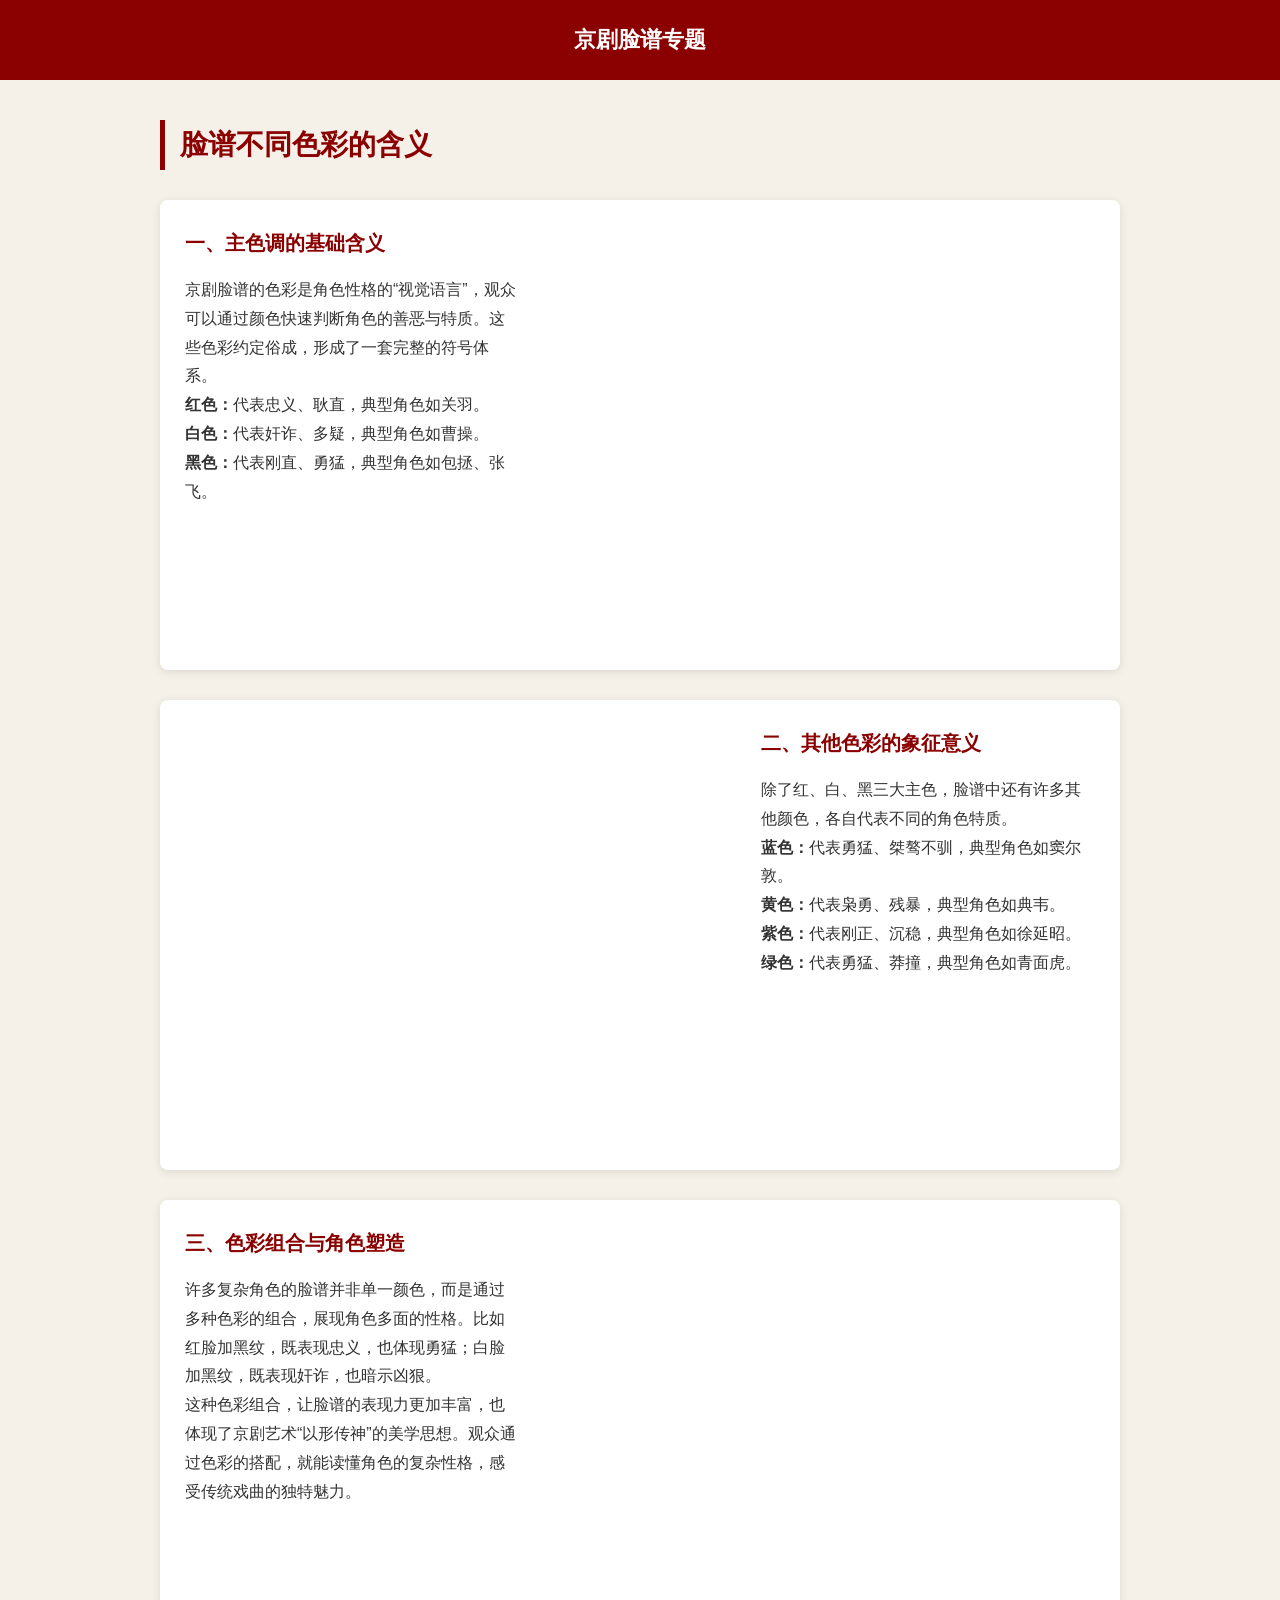
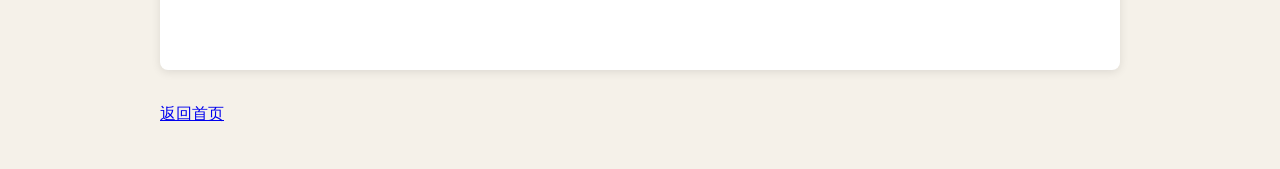
<file: 脸谱不同色彩含义.html>
<!DOCTYPE html>
<html lang="zh-CN">
<head>
    <meta charset="UTF-8">
    <meta name="viewport" content="width=device-width, initial-scale=1.0">
    <title>脸谱不同色彩的含义 | 京剧艺术</title>
    <style>
        * {
            margin: 0;
            padding: 0;
            box-sizing: border-box;
            font-family: "Microsoft YaHei", sans-serif;
        }
        body {
            background-color: #f5f1e9;
            color: #333;
            line-height: 1.8;
        }
        /* 顶部标题栏 */
        .header {
            background-color: #8b0000;
            color: white;
            padding: 20px 0;
            text-align: center;
            font-size: 22px;
            font-weight: bold;
        }
        .container {
            max-width: 1000px;
            margin: 40px auto;
            padding: 0 20px;
        }
        h1 {
            font-size: 28px;
            margin-bottom: 30px;
            color: #8b0000;
            border-left: 5px solid #8b0000;
            padding-left: 15px;
        }
        /* 内容板块样式 */
        .section-block {
            background: white;
            padding: 25px;
            border-radius: 8px;
            box-shadow: 0 2px 10px rgba(0,0,0,0.1);
            margin-bottom: 30px;
            display: flex;
            gap: 20px;
            align-items: flex-start;
        }
        .section-block:nth-child(even) {
            flex-direction: row-reverse; /* 交替排版，图片左右切换 */
        }
        .section-img {
            width: 100%;
            min-height: 420px;
            background-size: cover;
            background-position: center;
            border-radius: 6px;
        }
        .section-text {
            width: 60%;
        }
        .section-text h3 {
            color: #8b0000;
            margin-bottom: 15px;
            font-size: 20px;
        }
        /* 返回按钮 */
        .back-btn {
            display: inline-block;
            background-color: #8b0000;
            color: white;
            padding: 10px 25px;
            text-decoration: none;
            border-radius: 4px;
            margin-top: 10px;
            transition: background-color 0.3s;
        }
        .back-btn:hover {
            background-color: #a52a2a;
        }
        /* 响应式适配 */
        @media (max-width: 768px) {
            .section-block, .section-block:nth-child(even) {
                flex-direction: column;
            }
            .section-img, .section-text {
                width: 100%;
            }
        }
    </style>
</head>
<body>
    <div class="header">
        京剧脸谱专题
    </div>
    <div class="container">
        <h1>脸谱不同色彩的含义</h1>

        <!-- 第一部分：主色调的基础含义 -->
        <div class="section-block">
            <div class="section-img" style="background-image: url('https://github.com/Alierth/images01/raw/main/lianpuyanse-hongbaihei.jpg');"></div>
            <div class="section-text">
                <h3>一、主色调的基础含义</h3>
                <p>京剧脸谱的色彩是角色性格的“视觉语言”，观众可以通过颜色快速判断角色的善恶与特质。这些色彩约定俗成，形成了一套完整的符号体系。</p >
                <p><strong>红色：</strong>代表忠义、耿直，典型角色如关羽。</p >
                <p><strong>白色：</strong>代表奸诈、多疑，典型角色如曹操。</p >
                <p><strong>黑色：</strong>代表刚直、勇猛，典型角色如包拯、张飞。</p >
            </div>
        </div>

        <!-- 第二部分：其他色彩的象征意义 -->
        <div class="section-block">
            <div class="section-img" style="background-image: url('https://github.com/Alierth/images01/raw/main/lianpuyanse-lanhuangzilv.jpg');"></div>
            <div class="section-text">
                <h3>二、其他色彩的象征意义</h3>
                <p>除了红、白、黑三大主色，脸谱中还有许多其他颜色，各自代表不同的角色特质。</p >
                <p><strong>蓝色：</strong>代表勇猛、桀骜不驯，典型角色如窦尔敦。</p >
                <p><strong>黄色：</strong>代表枭勇、残暴，典型角色如典韦。</p >
                <p><strong>紫色：</strong>代表刚正、沉稳，典型角色如徐延昭。</p >
                <p><strong>绿色：</strong>代表勇猛、莽撞，典型角色如青面虎。</p >
            </div>
        </div>

        <!-- 第三部分：色彩组合与角色塑造 -->
        <div class="section-block">
            <div class="section-img" style="background-image: url('https://github.com/Alierth/images01/raw/main/lianpusecaihanyi.jpg');"></div>
            <div class="section-text">
                <h3>三、色彩组合与角色塑造</h3>
                <p>许多复杂角色的脸谱并非单一颜色，而是通过多种色彩的组合，展现角色多面的性格。比如红脸加黑纹，既表现忠义，也体现勇猛；白脸加黑纹，既表现奸诈，也暗示凶狠。</p >
                <p>这种色彩组合，让脸谱的表现力更加丰富，也体现了京剧艺术“以形传神”的美学思想。观众通过色彩的搭配，就能读懂角色的复杂性格，感受传统戏曲的独特魅力。</p >
            </div>
        </div>
       <a href="./index.html" target="_blank" class="video-btn">返回首页</a>
    </div>
</body>
</html>
</file>
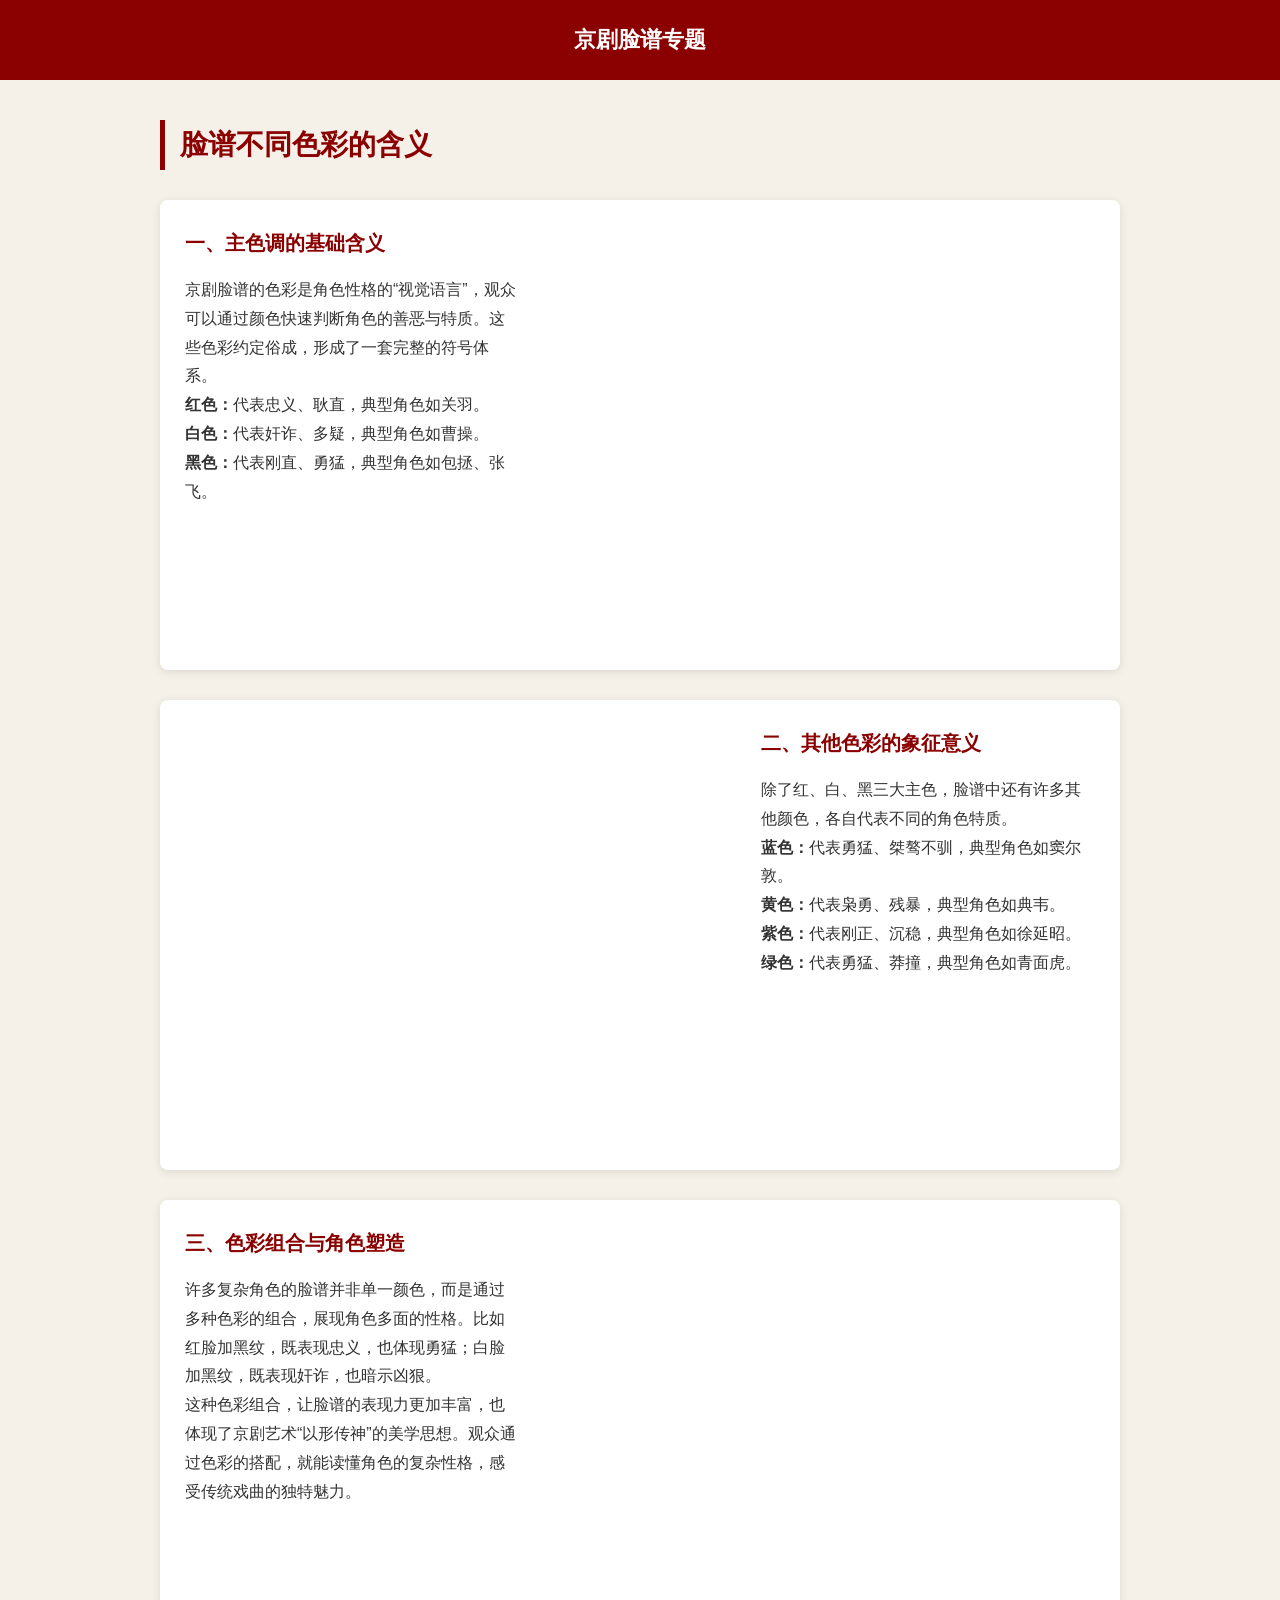
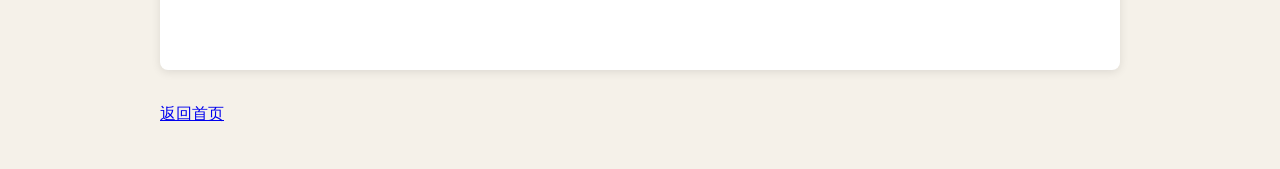
<file: 脸谱不同色彩含义.html.html>
<!DOCTYPE html>
<html lang="zh-CN">
<head>
    <meta charset="UTF-8">
    <meta name="viewport" content="width=device-width, initial-scale=1.0">
    <title>脸谱不同色彩的含义 | 京剧艺术</title>
    <style>
        * {
            margin: 0;
            padding: 0;
            box-sizing: border-box;
            font-family: "Microsoft YaHei", sans-serif;
        }
        body {
            background-color: #f5f1e9;
            color: #333;
            line-height: 1.8;
        }
        /* 顶部标题栏 */
        .header {
            background-color: #8b0000;
            color: white;
            padding: 20px 0;
            text-align: center;
            font-size: 22px;
            font-weight: bold;
        }
        .container {
            max-width: 1000px;
            margin: 40px auto;
            padding: 0 20px;
        }
        h1 {
            font-size: 28px;
            margin-bottom: 30px;
            color: #8b0000;
            border-left: 5px solid #8b0000;
            padding-left: 15px;
        }
        /* 内容板块样式 */
        .section-block {
            background: white;
            padding: 25px;
            border-radius: 8px;
            box-shadow: 0 2px 10px rgba(0,0,0,0.1);
            margin-bottom: 30px;
            display: flex;
            gap: 20px;
            align-items: flex-start;
        }
        .section-block:nth-child(even) {
            flex-direction: row-reverse; /* 交替排版，图片左右切换 */
        }
        .section-img {
            width: 100%;
            min-height: 420px;
            background-size: cover;
            background-position: center;
            border-radius: 6px;
        }
        .section-text {
            width: 60%;
        }
        .section-text h3 {
            color: #8b0000;
            margin-bottom: 15px;
            font-size: 20px;
        }
        /* 返回按钮 */
        .back-btn {
            display: inline-block;
            background-color: #8b0000;
            color: white;
            padding: 10px 25px;
            text-decoration: none;
            border-radius: 4px;
            margin-top: 10px;
            transition: background-color 0.3s;
        }
        .back-btn:hover {
            background-color: #a52a2a;
        }
        /* 响应式适配 */
        @media (max-width: 768px) {
            .section-block, .section-block:nth-child(even) {
                flex-direction: column;
            }
            .section-img, .section-text {
                width: 100%;
            }
        }
    </style>
</head>
<body>
    <div class="header">
        京剧脸谱专题
    </div>
    <div class="container">
        <h1>脸谱不同色彩的含义</h1>

        <!-- 第一部分：主色调的基础含义 -->
        <div class="section-block">
            <div class="section-img" style="background-image: url('https://github.com/Alierth/images01/raw/main/lianpuyanse-hongbaihei.jpg');"></div>
            <div class="section-text">
                <h3>一、主色调的基础含义</h3>
                <p>京剧脸谱的色彩是角色性格的“视觉语言”，观众可以通过颜色快速判断角色的善恶与特质。这些色彩约定俗成，形成了一套完整的符号体系。</p >
                <p><strong>红色：</strong>代表忠义、耿直，典型角色如关羽。</p >
                <p><strong>白色：</strong>代表奸诈、多疑，典型角色如曹操。</p >
                <p><strong>黑色：</strong>代表刚直、勇猛，典型角色如包拯、张飞。</p >
            </div>
        </div>

        <!-- 第二部分：其他色彩的象征意义 -->
        <div class="section-block">
            <div class="section-img" style="background-image: url('https://github.com/Alierth/images01/raw/main/lianpuyanse-lanhuangzilv.jpg');"></div>
            <div class="section-text">
                <h3>二、其他色彩的象征意义</h3>
                <p>除了红、白、黑三大主色，脸谱中还有许多其他颜色，各自代表不同的角色特质。</p >
                <p><strong>蓝色：</strong>代表勇猛、桀骜不驯，典型角色如窦尔敦。</p >
                <p><strong>黄色：</strong>代表枭勇、残暴，典型角色如典韦。</p >
                <p><strong>紫色：</strong>代表刚正、沉稳，典型角色如徐延昭。</p >
                <p><strong>绿色：</strong>代表勇猛、莽撞，典型角色如青面虎。</p >
            </div>
        </div>

        <!-- 第三部分：色彩组合与角色塑造 -->
        <div class="section-block">
            <div class="section-img" style="background-image: url('https://github.com/Alierth/images01/raw/main/lianpusecaihanyi.jpg');"></div>
            <div class="section-text">
                <h3>三、色彩组合与角色塑造</h3>
                <p>许多复杂角色的脸谱并非单一颜色，而是通过多种色彩的组合，展现角色多面的性格。比如红脸加黑纹，既表现忠义，也体现勇猛；白脸加黑纹，既表现奸诈，也暗示凶狠。</p >
                <p>这种色彩组合，让脸谱的表现力更加丰富，也体现了京剧艺术“以形传神”的美学思想。观众通过色彩的搭配，就能读懂角色的复杂性格，感受传统戏曲的独特魅力。</p >
            </div>
        </div>
       <a href="index.html.html" target="_blank" class="video-btn">返回首页</a>
    </div>
</body>
</html>
</file>
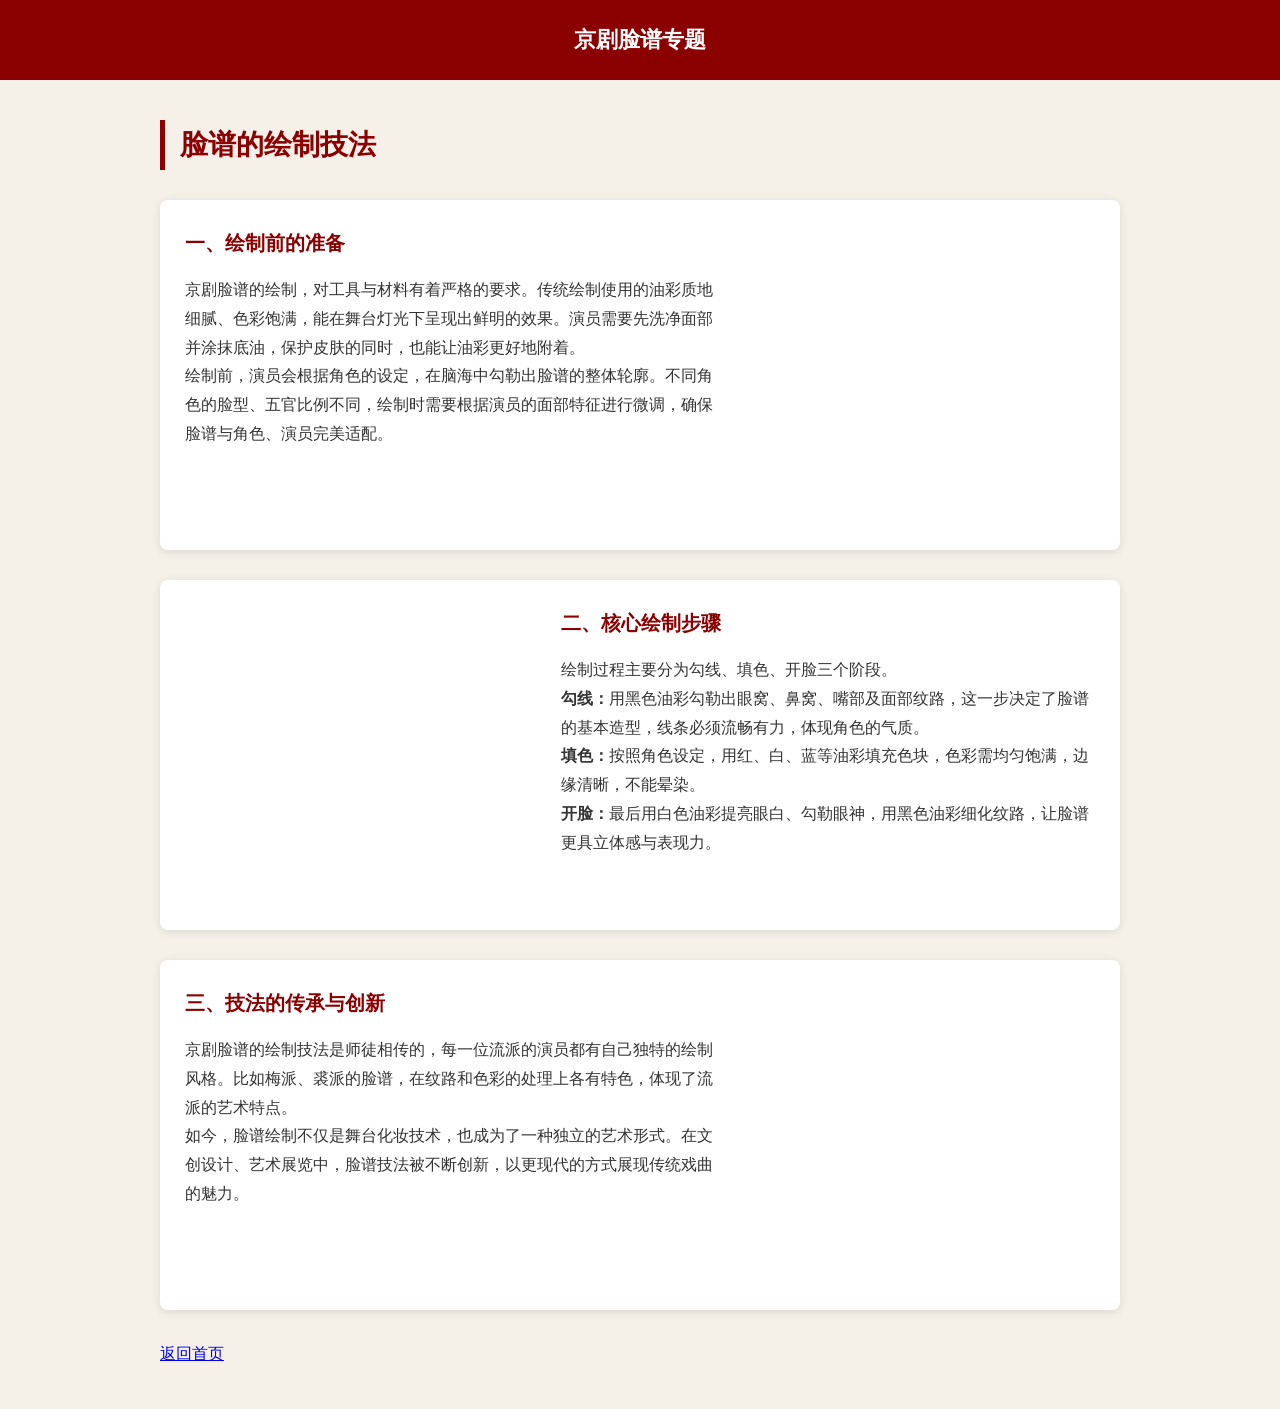
<file: 脸谱的绘制技法.html>
<!DOCTYPE html>
<html lang="zh-CN">
<head>
    <meta charset="UTF-8">
    <meta name="viewport" content="width=device-width, initial-scale=1.0">
    <title>脸谱的绘制技法 | 京剧艺术</title>
    <style>
        * {
            margin: 0;
            padding: 0;
            box-sizing: border-box;
            font-family: "Microsoft YaHei", sans-serif;
        }
        body {
            background-color: #f5f1e9;
            color: #333;
            line-height: 1.8;
        }
        /* 顶部标题栏 */
        .header {
            background-color: #8b0000;
            color: white;
            padding: 20px 0;
            text-align: center;
            font-size: 22px;
            font-weight: bold;
        }
        .container {
            max-width: 1000px;
            margin: 40px auto;
            padding: 0 20px;
        }
        h1 {
            font-size: 28px;
            margin-bottom: 30px;
            color: #8b0000;
            border-left: 5px solid #8b0000;
            padding-left: 15px;
        }
        /* 内容板块样式 */
        .section-block {
            background: white;
            padding: 25px;
            border-radius: 8px;
            box-shadow: 0 2px 10px rgba(0,0,0,0.1);
            margin-bottom: 30px;
            display: flex;
            gap: 20px;
            align-items: flex-start;
        }
        .section-block:nth-child(even) {
            flex-direction: row-reverse; /* 交替排版，图片左右切换 */
        }
        .section-img {
            width: 40%;
            min-height: 300px;
            background-size: cover;
            background-position: center;
            border-radius: 6px;
        }
        .section-text {
            width: 60%;
        }
        .section-text h3 {
            color: #8b0000;
            margin-bottom: 15px;
            font-size: 20px;
        }
        /* 返回按钮 */
        .back-btn {
            display: inline-block;
            background-color: #8b0000;
            color: white;
            padding: 10px 25px;
            text-decoration: none;
            border-radius: 4px;
            margin-top: 10px;
            transition: background-color 0.3s;
        }
        .back-btn:hover {
            background-color: #a52a2a;
        }
    </style>
</head>
<body>
    <div class="header">
        京剧脸谱专题
    </div>
    <div class="container">
        <h1>脸谱的绘制技法</h1>

        <!-- 第一部分：绘制前的准备 -->
        <div class="section-block">
            <div class="section-img" style="background-image: url('https://github.com/Alierth/images01/raw/main/huizhiqianzhunbei.jpg');"></div>
            <div class="section-text">
                <h3>一、绘制前的准备</h3>
                <p>京剧脸谱的绘制，对工具与材料有着严格的要求。传统绘制使用的油彩质地细腻、色彩饱满，能在舞台灯光下呈现出鲜明的效果。演员需要先洗净面部并涂抹底油，保护皮肤的同时，也能让油彩更好地附着。</p >
                <p>绘制前，演员会根据角色的设定，在脑海中勾勒出脸谱的整体轮廓。不同角色的脸型、五官比例不同，绘制时需要根据演员的面部特征进行微调，确保脸谱与角色、演员完美适配。</p >
            </div>
        </div>

        <!-- 第二部分：核心绘制步骤 -->
        <div class="section-block">
            <div class="section-img" style="background-image: url('https://github.com/Alierth/images01/raw/main/hexinhuizhibuzhou.jpg');"></div>
            <div class="section-text">
                <h3>二、核心绘制步骤</h3>
                <p>绘制过程主要分为勾线、填色、开脸三个阶段。</p >
                <p><strong>勾线：</strong>用黑色油彩勾勒出眼窝、鼻窝、嘴部及面部纹路，这一步决定了脸谱的基本造型，线条必须流畅有力，体现角色的气质。</p >
                <p><strong>填色：</strong>按照角色设定，用红、白、蓝等油彩填充色块，色彩需均匀饱满，边缘清晰，不能晕染。</p >
                <p><strong>开脸：</strong>最后用白色油彩提亮眼白、勾勒眼神，用黑色油彩细化纹路，让脸谱更具立体感与表现力。</p >
            </div>
        </div>

        <!-- 第三部分：绘制技法的传承与创新 -->
        <div class="section-block">
            <div class="section-img" style="background-image: url('https://github.com/Alierth/images01/raw/main/jifachuanchengchuangxin.jpg');"></div>
            <div class="section-text">
                <h3>三、技法的传承与创新</h3>
                <p>京剧脸谱的绘制技法是师徒相传的，每一位流派的演员都有自己独特的绘制风格。比如梅派、裘派的脸谱，在纹路和色彩的处理上各有特色，体现了流派的艺术特点。</p >
                <p>如今，脸谱绘制不仅是舞台化妆技术，也成为了一种独立的艺术形式。在文创设计、艺术展览中，脸谱技法被不断创新，以更现代的方式展现传统戏曲的魅力。</p >
            </div>
        </div>
       <a href="./index.html" target="_blank" class="video-btn">返回首页</a>
                </div>
    </div>
</body>
</html>
</file>
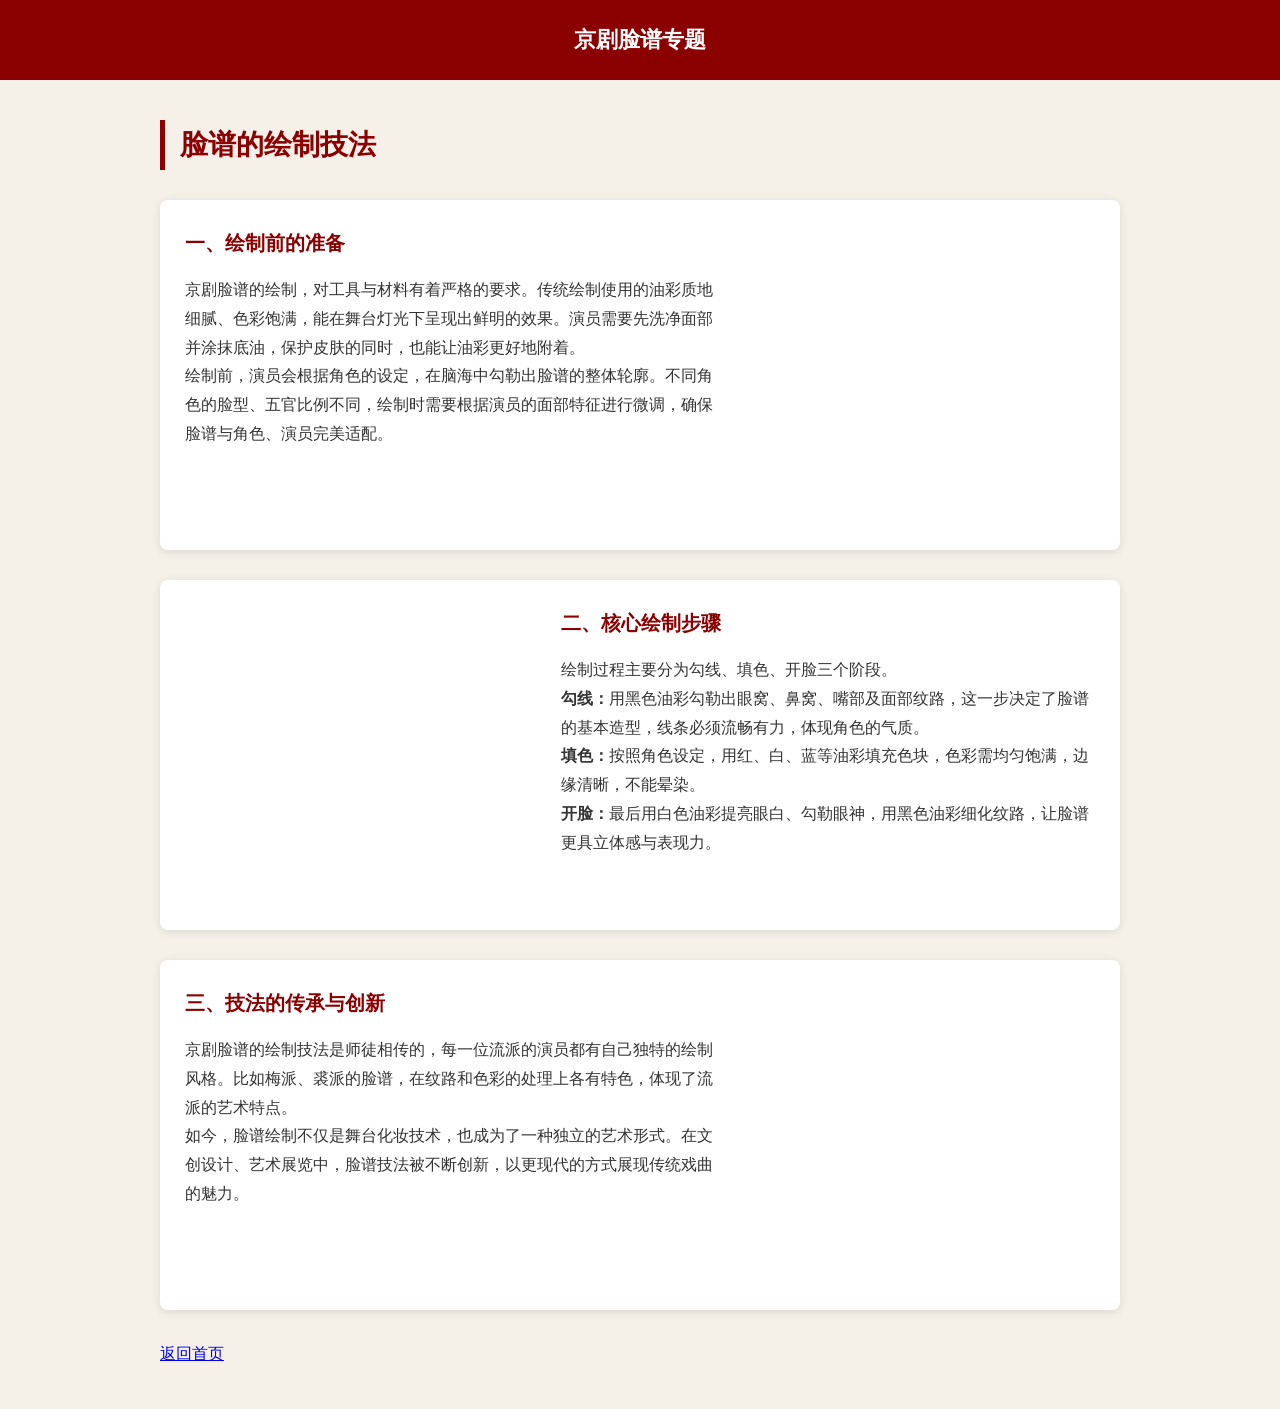
<file: 脸谱的绘制技法.html.html>
<!DOCTYPE html>
<html lang="zh-CN">
<head>
    <meta charset="UTF-8">
    <meta name="viewport" content="width=device-width, initial-scale=1.0">
    <title>脸谱的绘制技法 | 京剧艺术</title>
    <style>
        * {
            margin: 0;
            padding: 0;
            box-sizing: border-box;
            font-family: "Microsoft YaHei", sans-serif;
        }
        body {
            background-color: #f5f1e9;
            color: #333;
            line-height: 1.8;
        }
        /* 顶部标题栏 */
        .header {
            background-color: #8b0000;
            color: white;
            padding: 20px 0;
            text-align: center;
            font-size: 22px;
            font-weight: bold;
        }
        .container {
            max-width: 1000px;
            margin: 40px auto;
            padding: 0 20px;
        }
        h1 {
            font-size: 28px;
            margin-bottom: 30px;
            color: #8b0000;
            border-left: 5px solid #8b0000;
            padding-left: 15px;
        }
        /* 内容板块样式 */
        .section-block {
            background: white;
            padding: 25px;
            border-radius: 8px;
            box-shadow: 0 2px 10px rgba(0,0,0,0.1);
            margin-bottom: 30px;
            display: flex;
            gap: 20px;
            align-items: flex-start;
        }
        .section-block:nth-child(even) {
            flex-direction: row-reverse; /* 交替排版，图片左右切换 */
        }
        .section-img {
            width: 40%;
            min-height: 300px;
            background-size: cover;
            background-position: center;
            border-radius: 6px;
        }
        .section-text {
            width: 60%;
        }
        .section-text h3 {
            color: #8b0000;
            margin-bottom: 15px;
            font-size: 20px;
        }
        /* 返回按钮 */
        .back-btn {
            display: inline-block;
            background-color: #8b0000;
            color: white;
            padding: 10px 25px;
            text-decoration: none;
            border-radius: 4px;
            margin-top: 10px;
            transition: background-color 0.3s;
        }
        .back-btn:hover {
            background-color: #a52a2a;
        }
    </style>
</head>
<body>
    <div class="header">
        京剧脸谱专题
    </div>
    <div class="container">
        <h1>脸谱的绘制技法</h1>

        <!-- 第一部分：绘制前的准备 -->
        <div class="section-block">
            <div class="section-img" style="background-image: url('https://github.com/Alierth/images01/raw/main/huizhiqianzhunbei.jpg');"></div>
            <div class="section-text">
                <h3>一、绘制前的准备</h3>
                <p>京剧脸谱的绘制，对工具与材料有着严格的要求。传统绘制使用的油彩质地细腻、色彩饱满，能在舞台灯光下呈现出鲜明的效果。演员需要先洗净面部并涂抹底油，保护皮肤的同时，也能让油彩更好地附着。</p >
                <p>绘制前，演员会根据角色的设定，在脑海中勾勒出脸谱的整体轮廓。不同角色的脸型、五官比例不同，绘制时需要根据演员的面部特征进行微调，确保脸谱与角色、演员完美适配。</p >
            </div>
        </div>

        <!-- 第二部分：核心绘制步骤 -->
        <div class="section-block">
            <div class="section-img" style="background-image: url('https://github.com/Alierth/images01/raw/main/hexinhuizhibuzhou.jpg');"></div>
            <div class="section-text">
                <h3>二、核心绘制步骤</h3>
                <p>绘制过程主要分为勾线、填色、开脸三个阶段。</p >
                <p><strong>勾线：</strong>用黑色油彩勾勒出眼窝、鼻窝、嘴部及面部纹路，这一步决定了脸谱的基本造型，线条必须流畅有力，体现角色的气质。</p >
                <p><strong>填色：</strong>按照角色设定，用红、白、蓝等油彩填充色块，色彩需均匀饱满，边缘清晰，不能晕染。</p >
                <p><strong>开脸：</strong>最后用白色油彩提亮眼白、勾勒眼神，用黑色油彩细化纹路，让脸谱更具立体感与表现力。</p >
            </div>
        </div>

        <!-- 第三部分：绘制技法的传承与创新 -->
        <div class="section-block">
            <div class="section-img" style="background-image: url('https://github.com/Alierth/images01/raw/main/jifachuanchengchuangxin.jpg');"></div>
            <div class="section-text">
                <h3>三、技法的传承与创新</h3>
                <p>京剧脸谱的绘制技法是师徒相传的，每一位流派的演员都有自己独特的绘制风格。比如梅派、裘派的脸谱，在纹路和色彩的处理上各有特色，体现了流派的艺术特点。</p >
                <p>如今，脸谱绘制不仅是舞台化妆技术，也成为了一种独立的艺术形式。在文创设计、艺术展览中，脸谱技法被不断创新，以更现代的方式展现传统戏曲的魅力。</p >
            </div>
        </div>
       <a href="index.html.html" target="_blank" class="video-btn">返回首页</a>
                </div>
    </div>
</body>
</html>
</file>
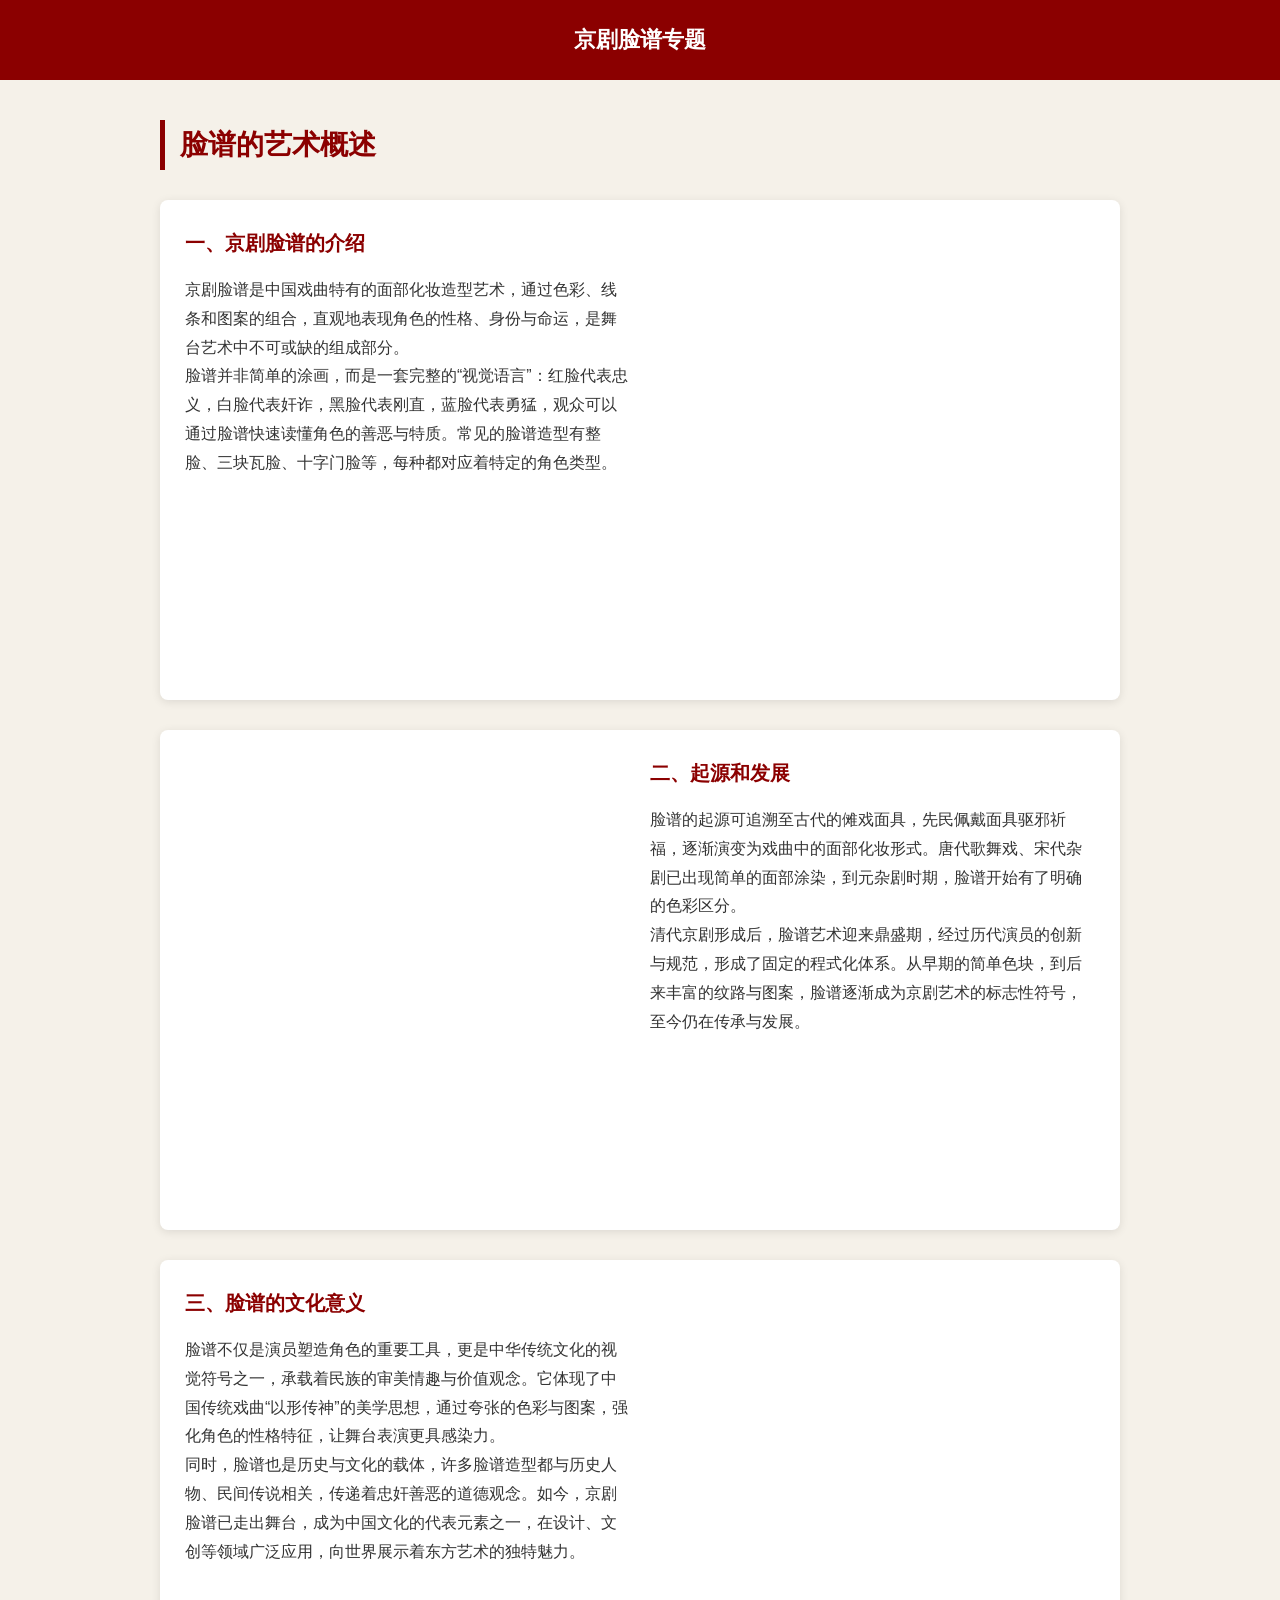
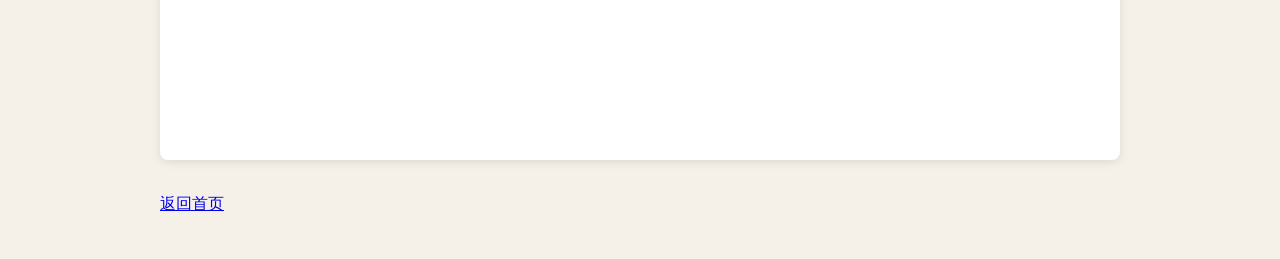
<file: 脸谱的艺术概论.html>
<!DOCTYPE html>
<html lang="zh-CN">
<head>
    <meta charset="UTF-8">
    <meta name="viewport" content="width=device-width, initial-scale=1.0">
    <title>脸谱的艺术概述 | 京剧艺术</title>
    <style>
        * {
            margin: 0;
            padding: 0;
            box-sizing: border-box;
            font-family: "Microsoft YaHei", sans-serif;
        }
        body {
            background-color: #f5f1e9;
            color: #333;
            line-height: 1.8;
        }
        /* 顶部标题栏 */
        .header {
            background-color: #8b0000;
            color: white;
            padding: 20px 0;
            text-align: center;
            font-size: 22px;
            font-weight: bold;
        }
        .container {
            max-width: 1000px;
            margin: 40px auto;
            padding: 0 20px;
        }
        h1 {
            font-size: 28px;
            margin-bottom: 30px;
            color: #8b0000;
            border-left: 5px solid #8b0000;
            padding-left: 15px;
        }
        /* 内容板块样式 */
        .section-block {
            background: white;
            padding: 25px;
            border-radius: 8px;
            box-shadow: 0 2px 10px rgba(0,0,0,0.1);
            margin-bottom: 30px;
            display: flex;
            gap: 20px;
            align-items: flex-start;
        }
        .section-block:nth-child(even) {
            flex-direction: row-reverse; /* 交替排版，图片左右切换 */
        }
        .section-img {
            width: 60%;
            min-height: 450px;
            background-size: cover;
            background-position: center;
            border-radius: 6px;
        }
        .section-text {
            width: 60%;
        }
        .section-text h3 {
            color: #8b0000;
            margin-bottom: 15px;
            font-size: 20px;
        }
        /* 返回按钮 */
        .back-btn {
            display: inline-block;
            background-color: #8b0000;
            color: white;
            padding: 10px 25px;
            text-decoration: none;
            border-radius: 4px;
            margin-top: 10px;
            transition: background-color 0.3s;
        }
        .back-btn:hover {
            background-color: #a52a2a;
        }
    </style>
</head>
<body>
    <div class="header">
        京剧脸谱专题
    </div>
    <div class="container">
        <h1>脸谱的艺术概述</h1>

        <!-- 第一部分：京剧脸谱的介绍 -->
        <div class="section-block">
            <div class="section-img" style="background-image: url('https://github.com/Alierth/images01/raw/main/lianpuyishugaishu.jpg');"></div>
            <div class="section-text">
                <h3>一、京剧脸谱的介绍</h3>
                <p>京剧脸谱是中国戏曲特有的面部化妆造型艺术，通过色彩、线条和图案的组合，直观地表现角色的性格、身份与命运，是舞台艺术中不可或缺的组成部分。</p >
                <p>脸谱并非简单的涂画，而是一套完整的“视觉语言”：红脸代表忠义，白脸代表奸诈，黑脸代表刚直，蓝脸代表勇猛，观众可以通过脸谱快速读懂角色的善恶与特质。常见的脸谱造型有整脸、三块瓦脸、十字门脸等，每种都对应着特定的角色类型。</p >
            </div>
        </div>

        <!-- 第二部分：起源和发展 -->
        <div class="section-block">
            <div class="section-img" style="background-image: url('https://github.com/Alierth/images01/raw/main/nuoximianju.jpg');"></div>
            <div class="section-text">
                <h3>二、起源和发展</h3>
                <p>脸谱的起源可追溯至古代的傩戏面具，先民佩戴面具驱邪祈福，逐渐演变为戏曲中的面部化妆形式。唐代歌舞戏、宋代杂剧已出现简单的面部涂染，到元杂剧时期，脸谱开始有了明确的色彩区分。</p >
                <p>清代京剧形成后，脸谱艺术迎来鼎盛期，经过历代演员的创新与规范，形成了固定的程式化体系。从早期的简单色块，到后来丰富的纹路与图案，脸谱逐渐成为京剧艺术的标志性符号，至今仍在传承与发展。</p >
            </div>
        </div>

        <!-- 第三部分：意义 -->
        <div class="section-block">
            <div class="section-img" style="background-image: url('https://github.com/Alierth/images01/raw/main/lishirenwulianpu.jpg');"></div>
            <div class="section-text">
                <h3>三、脸谱的文化意义</h3>
                <p>脸谱不仅是演员塑造角色的重要工具，更是中华传统文化的视觉符号之一，承载着民族的审美情趣与价值观念。它体现了中国传统戏曲“以形传神”的美学思想，通过夸张的色彩与图案，强化角色的性格特征，让舞台表演更具感染力。</p >
                <p>同时，脸谱也是历史与文化的载体，许多脸谱造型都与历史人物、民间传说相关，传递着忠奸善恶的道德观念。如今，京剧脸谱已走出舞台，成为中国文化的代表元素之一，在设计、文创等领域广泛应用，向世界展示着东方艺术的独特魅力。</p >
            </div>
        </div>
         <a href="./index.html" target="_blank" class="video-btn">返回首页</a>
    </div>
</body>
</html>
</file>
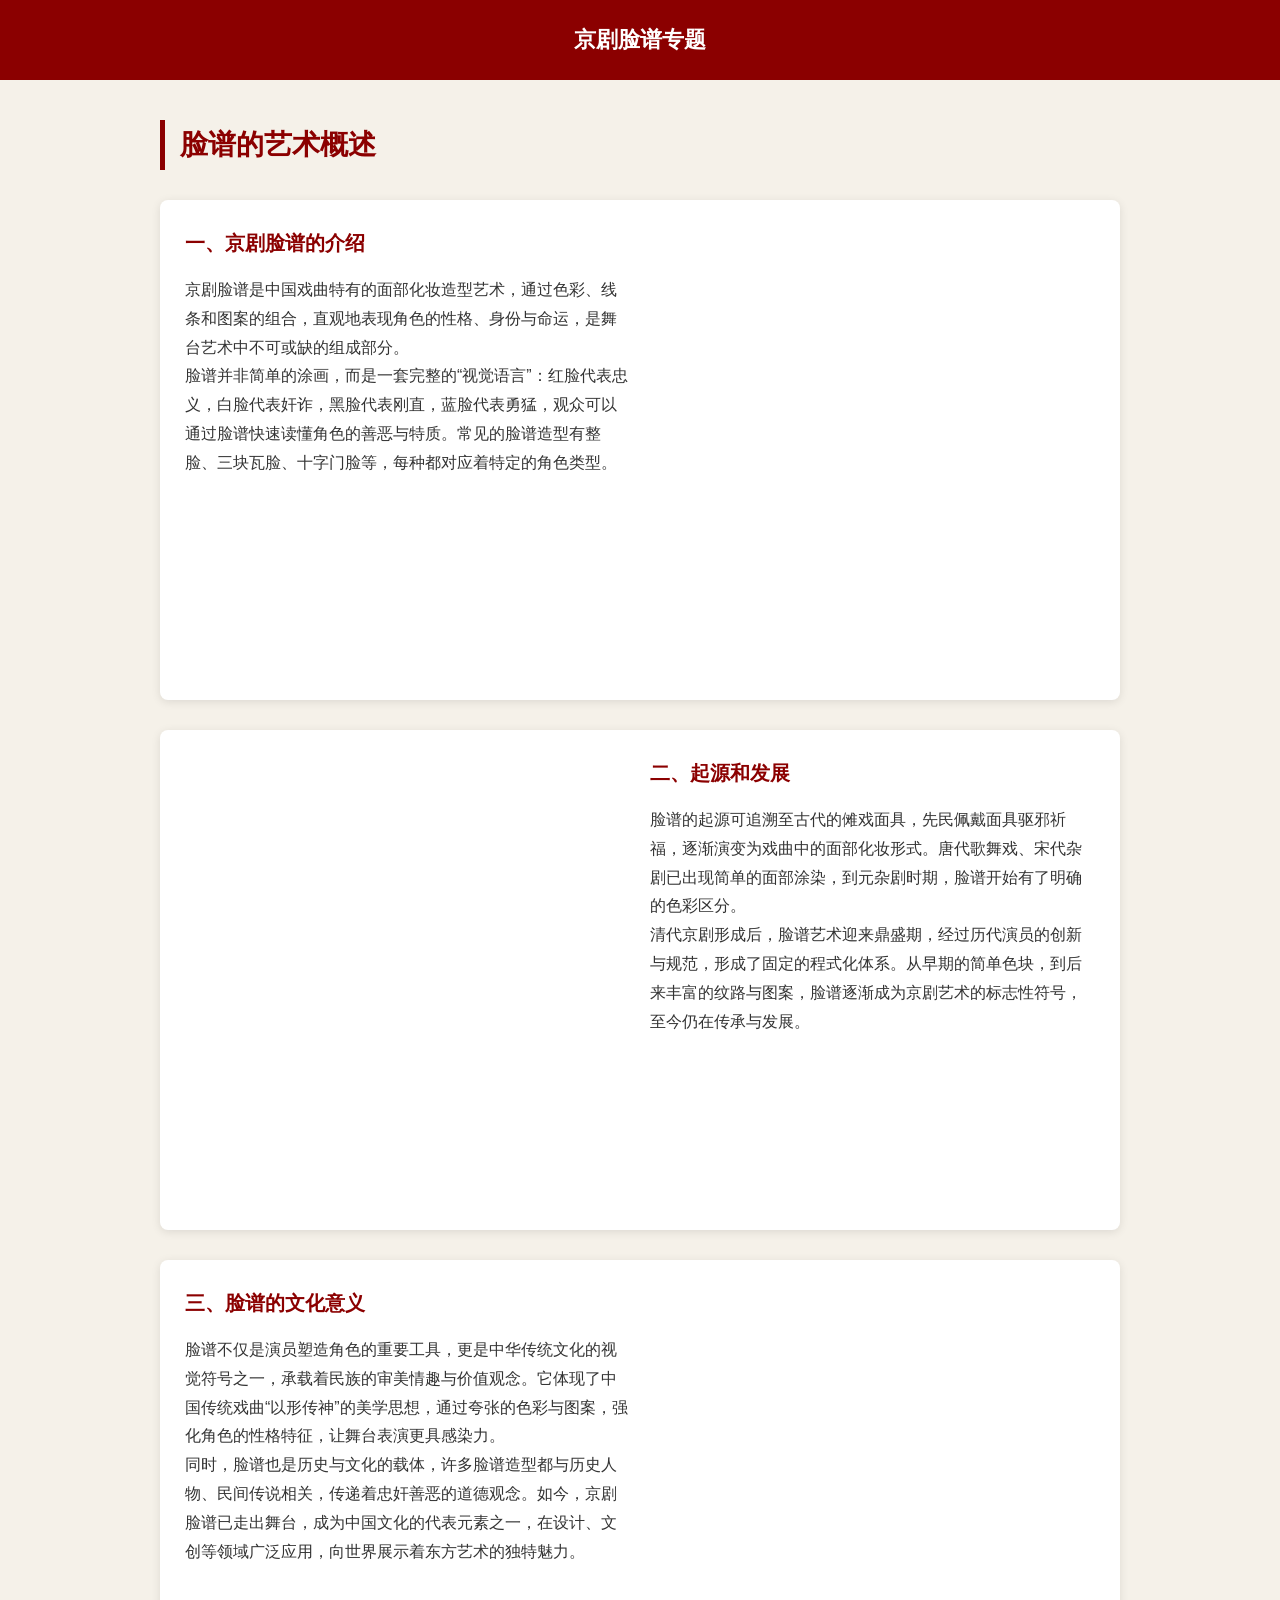
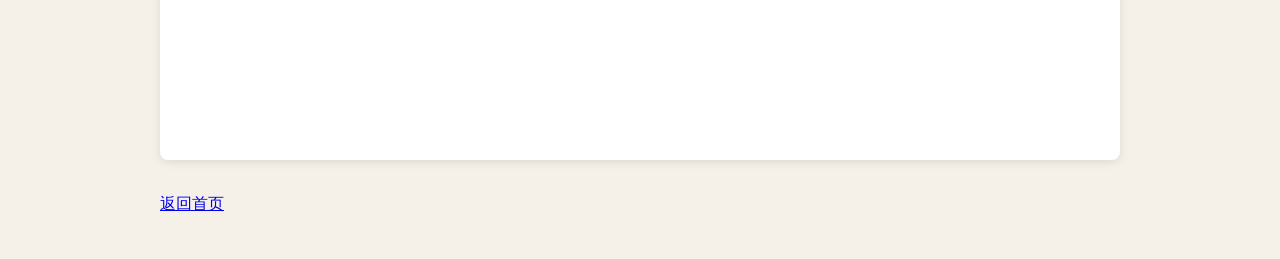
<file: 脸谱的艺术概论.html.html>
<!DOCTYPE html>
<html lang="zh-CN">
<head>
    <meta charset="UTF-8">
    <meta name="viewport" content="width=device-width, initial-scale=1.0">
    <title>脸谱的艺术概述 | 京剧艺术</title>
    <style>
        * {
            margin: 0;
            padding: 0;
            box-sizing: border-box;
            font-family: "Microsoft YaHei", sans-serif;
        }
        body {
            background-color: #f5f1e9;
            color: #333;
            line-height: 1.8;
        }
        /* 顶部标题栏 */
        .header {
            background-color: #8b0000;
            color: white;
            padding: 20px 0;
            text-align: center;
            font-size: 22px;
            font-weight: bold;
        }
        .container {
            max-width: 1000px;
            margin: 40px auto;
            padding: 0 20px;
        }
        h1 {
            font-size: 28px;
            margin-bottom: 30px;
            color: #8b0000;
            border-left: 5px solid #8b0000;
            padding-left: 15px;
        }
        /* 内容板块样式 */
        .section-block {
            background: white;
            padding: 25px;
            border-radius: 8px;
            box-shadow: 0 2px 10px rgba(0,0,0,0.1);
            margin-bottom: 30px;
            display: flex;
            gap: 20px;
            align-items: flex-start;
        }
        .section-block:nth-child(even) {
            flex-direction: row-reverse; /* 交替排版，图片左右切换 */
        }
        .section-img {
            width: 60%;
            min-height: 450px;
            background-size: cover;
            background-position: center;
            border-radius: 6px;
        }
        .section-text {
            width: 60%;
        }
        .section-text h3 {
            color: #8b0000;
            margin-bottom: 15px;
            font-size: 20px;
        }
        /* 返回按钮 */
        .back-btn {
            display: inline-block;
            background-color: #8b0000;
            color: white;
            padding: 10px 25px;
            text-decoration: none;
            border-radius: 4px;
            margin-top: 10px;
            transition: background-color 0.3s;
        }
        .back-btn:hover {
            background-color: #a52a2a;
        }
    </style>
</head>
<body>
    <div class="header">
        京剧脸谱专题
    </div>
    <div class="container">
        <h1>脸谱的艺术概述</h1>

        <!-- 第一部分：京剧脸谱的介绍 -->
        <div class="section-block">
            <div class="section-img" style="background-image: url('https://github.com/Alierth/images01/raw/main/lianpuyishugaishu.jpg');"></div>
            <div class="section-text">
                <h3>一、京剧脸谱的介绍</h3>
                <p>京剧脸谱是中国戏曲特有的面部化妆造型艺术，通过色彩、线条和图案的组合，直观地表现角色的性格、身份与命运，是舞台艺术中不可或缺的组成部分。</p >
                <p>脸谱并非简单的涂画，而是一套完整的“视觉语言”：红脸代表忠义，白脸代表奸诈，黑脸代表刚直，蓝脸代表勇猛，观众可以通过脸谱快速读懂角色的善恶与特质。常见的脸谱造型有整脸、三块瓦脸、十字门脸等，每种都对应着特定的角色类型。</p >
            </div>
        </div>

        <!-- 第二部分：起源和发展 -->
        <div class="section-block">
            <div class="section-img" style="background-image: url('https://github.com/Alierth/images01/raw/main/nuoximianju.jpg');"></div>
            <div class="section-text">
                <h3>二、起源和发展</h3>
                <p>脸谱的起源可追溯至古代的傩戏面具，先民佩戴面具驱邪祈福，逐渐演变为戏曲中的面部化妆形式。唐代歌舞戏、宋代杂剧已出现简单的面部涂染，到元杂剧时期，脸谱开始有了明确的色彩区分。</p >
                <p>清代京剧形成后，脸谱艺术迎来鼎盛期，经过历代演员的创新与规范，形成了固定的程式化体系。从早期的简单色块，到后来丰富的纹路与图案，脸谱逐渐成为京剧艺术的标志性符号，至今仍在传承与发展。</p >
            </div>
        </div>

        <!-- 第三部分：意义 -->
        <div class="section-block">
            <div class="section-img" style="background-image: url('https://github.com/Alierth/images01/raw/main/lishirenwulianpu.jpg');"></div>
            <div class="section-text">
                <h3>三、脸谱的文化意义</h3>
                <p>脸谱不仅是演员塑造角色的重要工具，更是中华传统文化的视觉符号之一，承载着民族的审美情趣与价值观念。它体现了中国传统戏曲“以形传神”的美学思想，通过夸张的色彩与图案，强化角色的性格特征，让舞台表演更具感染力。</p >
                <p>同时，脸谱也是历史与文化的载体，许多脸谱造型都与历史人物、民间传说相关，传递着忠奸善恶的道德观念。如今，京剧脸谱已走出舞台，成为中国文化的代表元素之一，在设计、文创等领域广泛应用，向世界展示着东方艺术的独特魅力。</p >
            </div>
        </div>
         <a href="index.html.html" target="_blank" class="video-btn">返回首页</a>
    </div>
</body>
</html>
</file>
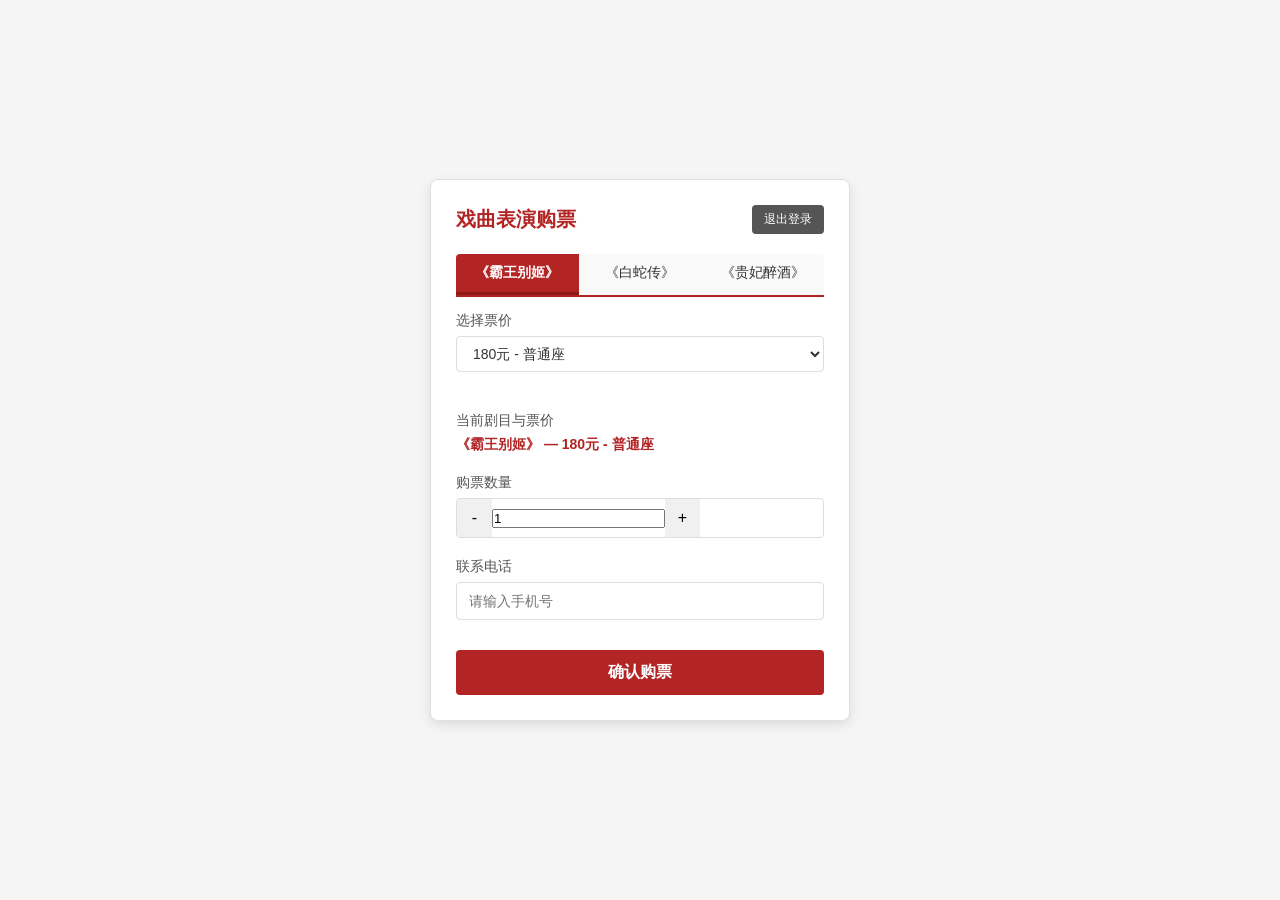
<file: 购票.html>
<!DOCTYPE html>
<html lang="zh-CN">
<head>
    <meta charset="UTF-8">
    <meta name="viewport" content="width=device-width, initial-scale=1.0">
    <title>戏曲表演购票</title>
    <style>
        * {
            margin: 0;
            padding: 0;
            box-sizing: border-box;
            font-family: "Microsoft YaHei", sans-serif;
        }

        body {
            background-color: #f5f5f5;
            display: flex;
            justify-content: center;
            align-items: center;
            min-height: 100vh;
            padding: 20px;
        }

        .ticket-card {
            background: #ffffff;
            padding: 25px;
            border-radius: 8px;
            box-shadow: 0 4px 12px rgba(0, 0, 0, 0.1);
            width: 100%;
            max-width: 420px;
            border: 1px solid #e0e0e0;
        }

        .card-header {
            display: flex;
            justify-content: space-between;
            align-items: center;
            margin-bottom: 20px;
        }

        .card-title {
            font-size: 20px;
            font-weight: bold;
            color: #b32424;
        }

        .logout-btn {
            background-color: #555;
            color: #fff;
            border: none;
            padding: 6px 12px;
            border-radius: 4px;
            cursor: pointer;
            font-size: 12px;
            transition: background-color 0.3s;
        }

        .logout-btn:hover {
            background-color: #333;
        }

        /* 剧目 Tab 导航 */
        .drama-tabs {
            display: flex;
            flex-wrap: wrap;
            border-bottom: 2px solid #b32424;
            margin-bottom: 15px;
            border-radius: 4px 4px 0 0;
            overflow: hidden;
        }

        .tab-btn {
            background: #f9f9f9;
            color: #333;
            border: none;
            padding: 10px 15px;
            cursor: pointer;
            font-size: 14px;
            text-align: center;
            flex: 1;
            transition: all 0.3s ease;
            border-bottom: 3px solid transparent;
        }

        .tab-btn.active {
            background: #b32424;
            color: #ffffff;
            border-bottom: 3px solid #8c1818;
            font-weight: bold;
        }

        .tab-btn:hover:not(.active) {
            background: #e8e8e8;
        }

        /* 票价选择下拉 */
        .price-select {
            width: 100%;
            padding: 8px 12px;
            border: 1px solid #ddd;
            border-radius: 4px;
            font-size: 14px;
            margin-bottom: 20px;
            color: #333;
            background-color: #fff;
            cursor: pointer;
        }

        .price-select:focus {
            outline: none;
            border-color: #b32424;
            box-shadow: 0 0 0 2px rgba(179, 36, 36, 0.2);
        }

        .form-group {
            margin-bottom: 20px;
        }

        .form-group label {
            display: block;
            margin-bottom: 6px;
            font-weight: 500;
            color: #555;
            font-size: 14px;
        }

        .quantity-input {
            display: flex;
            align-items: center;
            border: 1px solid #ddd;
            border-radius: 4px;
            overflow: hidden;
        }

        .quantity-btn {
            background: #f0f0f0;
            border: none;
            width: 35px;
            height: 38px;
            font-size: 16px;
            cursor: pointer;
            transition: background 0.2s;
        }

        .quantity-btn:hover {
            background: #e0e0e0;
        }

        .quantity-input input {
           .quantity-input input {
  flex: 1;
  height: 38px;
  border: none;
  text-align: center;
  font-size: 16px;
  outline: none;
  -webkit-appearance: none;
  -moz-appearance: textfield;
  appearance: textfield;
}}

.quantity-input input::-webkit-outer-spin-button,
.quantity-input input::-webkit-inner-spin-button {
  -webkit-appearance: none;
  margin: 0;
}

        .quantity-input input::-webkit-outer-spin-button,
        .quantity-input input::-webkit-inner-spin-button {
            -webkit-appearance: none;
            margin: 0;
        }

        .form-input {
            width: 100%;
            height: 38px;
            padding: 0 12px;
            border: 1px solid #ddd;
            border-radius: 4px;
            font-size: 14px;
            transition: border-color 0.3s;
        }

        .form-input:focus {
            border-color: #b32424;
            outline: none;
            box-shadow: 0 0 0 2px rgba(179, 36, 36, 0.2);
        }

        .buy-btn {
            width: 100%;
            background: #b32424;
            color: #ffffff;
            border: none;
            padding: 12px;
            border-radius: 4px;
            font-size: 16px;
            font-weight: bold;
            cursor: pointer;
            transition: background 0.3s;
            margin-top: 10px;
        }

        .buy-btn:hover {
            background: #8c1818;
        }

        .price-display {
            font-size: 14px;
            color: #b32424;
            font-weight: bold;
            margin-top: 5px;
        }
    </style>
</head>
<body>

<div class="ticket-card">
    <div class="card-header">
        <h2 class="card-title">戏曲表演购票</h2>
        <button class="logout-btn" onclick="logout()">退出登录</button>
    </div>

    <!-- 一级：剧目导航 -->
    <div class="drama-tabs">
        <button class="tab-btn active" data-drama="霸王别姬">《霸王别姬》</button>
        <button class="tab-btn" data-drama="白蛇传">《白蛇传》</button>
        <button class="tab-btn" data-drama="贵妃醉酒">《贵妃醉酒》</button>
    </div>

    <!-- 二级：票价选择下拉 -->
    <div class="form-group">
        <label for="priceSelect">选择票价</label>
        <select id="priceSelect" class="price-select">
        </select>
    </div>

    <form id="orderForm">
        <div class="form-group">
            <label>当前剧目与票价</label>
            <div class="price-display" id="currentInfo">《霸王别姬》 — 180元</div>
        </div>

        <div class="form-group">
            <label for="quantity">购票数量</label>
            <div class="quantity-input">
                <button type="button" class="quantity-btn" onclick="changeQuantity(-1)">-</button>
                <input type="number" id="quantity" name="quantity" value="1" min="1" required readonly>
                <button type="button" class="quantity-btn" onclick="changeQuantity(1)">+</button>
            </div>
        </div>

        <div class="form-group">
            <label for="phone">联系电话</label>
            <input type="tel" id="phone" class="form-input" placeholder="请输入手机号" required>
        </div>

        <button type="submit" class="buy-btn">确认购票</button>
    </form>
</div>

<script>
    // 剧目与票价数据
    const dramaData = {
        "霸王别姬": [
            { price: 180, text: "180元 - 普通座" },
            { price: 280, text: "280元 - 优选座" },
            { price: 380, text: "380元 - VIP座" },
            { price: 580, text: "580元 - 至尊VIP座" }
        ],
        "白蛇传": [
            { price: 160, text: "160元 - 普通座" },
            { price: 260, text: "260元 - 优选座" },
            { price: 360, text: "360元 - VIP座" },
            { price: 520, text: "520元 - 至尊VIP座" }
        ],
        "贵妃醉酒": [
            { price: 160, text: "160元 - 普通座" },
            { price: 260, text: "260元 - 优选座" },
            { price: 360, text: "360元 - VIP座" },
            { price: 520, text: "520元 - 至尊VIP座" }
        ]
    };

    // 获取元素
    const tabBtns = document.querySelectorAll('.tab-btn');
    const priceSelect = document.getElementById('priceSelect');
    const currentInfoEl = document.getElementById('currentInfo');
    const quantityInput = document.getElementById('quantity');
    const phoneInput = document.getElementById('phone');
    const orderForm = document.getElementById('orderForm');

    // 初始化状态
    let selectedDrama = '霸王别姬';
    let selectedPrice = 180;
    let selectedPriceText = '180元 - 普通座';

    // 初始化票价下拉框
    function initPriceSelect(dramaName) {
        priceSelect.innerHTML = '';
        const prices = dramaData[dramaName];
        prices.forEach(item => {
            const option = document.createElement('option');
            option.value = item.price;
            option.textContent = item.text;
            option.selected = item.price === selectedPrice;
            priceSelect.appendChild(option);
        });
        // 更新显示
        updateInfo();
    }

    // 更新剧目和票价信息
    function updateInfo() {
        currentInfoEl.innerText = `《${selectedDrama}》 — ${selectedPriceText}`;
    }

    // 剧目 Tab 切换
    tabBtns.forEach(btn => {
        btn.addEventListener('click', () => {
            tabBtns.forEach(b => b.classList.remove('active'));
            btn.classList.add('active');
            selectedDrama = btn.getAttribute('data-drama');
            // 重置为该剧目第一个票价
            selectedPrice = dramaData[selectedDrama][0].price;
            selectedPriceText = dramaData[selectedDrama][0].text;
            initPriceSelect(selectedDrama);
            updateInfo();
        });
    });

    // 票价下拉切换
    priceSelect.addEventListener('change', () => {
        selectedPrice = parseInt(priceSelect.value);
        // 匹配票价文本
        const target = dramaData[selectedDrama].find(item => item.price === selectedPrice);
        selectedPriceText = target.text;
        updateInfo();
    });

    // 数量增减
    function changeQuantity(step) {
        let currentVal = parseInt(quantityInput.value);
        let newVal = currentVal + step;
        if (newVal >= 1) {
            quantityInput.value = newVal;
        }
    }

    // 表单提交
    orderForm.addEventListener('submit', function (e) {
        e.preventDefault();
        const phone = phoneInput.value.trim();
        const quantity = quantityInput.value;
        const phoneReg = /^1[3-9]\d{9}$/;

        if (!phoneReg.test(phone)) {
            alert('请输入有效的11位手机号！');
            phoneInput.focus();
            return;
        }

        const totalPrice = selectedPrice * quantity;
        if (confirm(`确认购票：\n剧目：《${selectedDrama}》\n票价：${selectedPriceText}\n数量：${quantity} 张\n总价：${totalPrice} 元\n是否确认支付？`)) {
            alert('购票成功！订单已生成，即将跳转至订单详情...');
            // window.location.href = 'order.html';
        }
    });

    // 退出登录
    function logout() {
        if (confirm('确定要退出登录吗？')) {
            localStorage.removeItem('currentUser');
            window.location.href = './index.html';
        }
    }

    // 初始化
    initPriceSelect(selectedDrama);
</script>

</body>
</html>
</file>
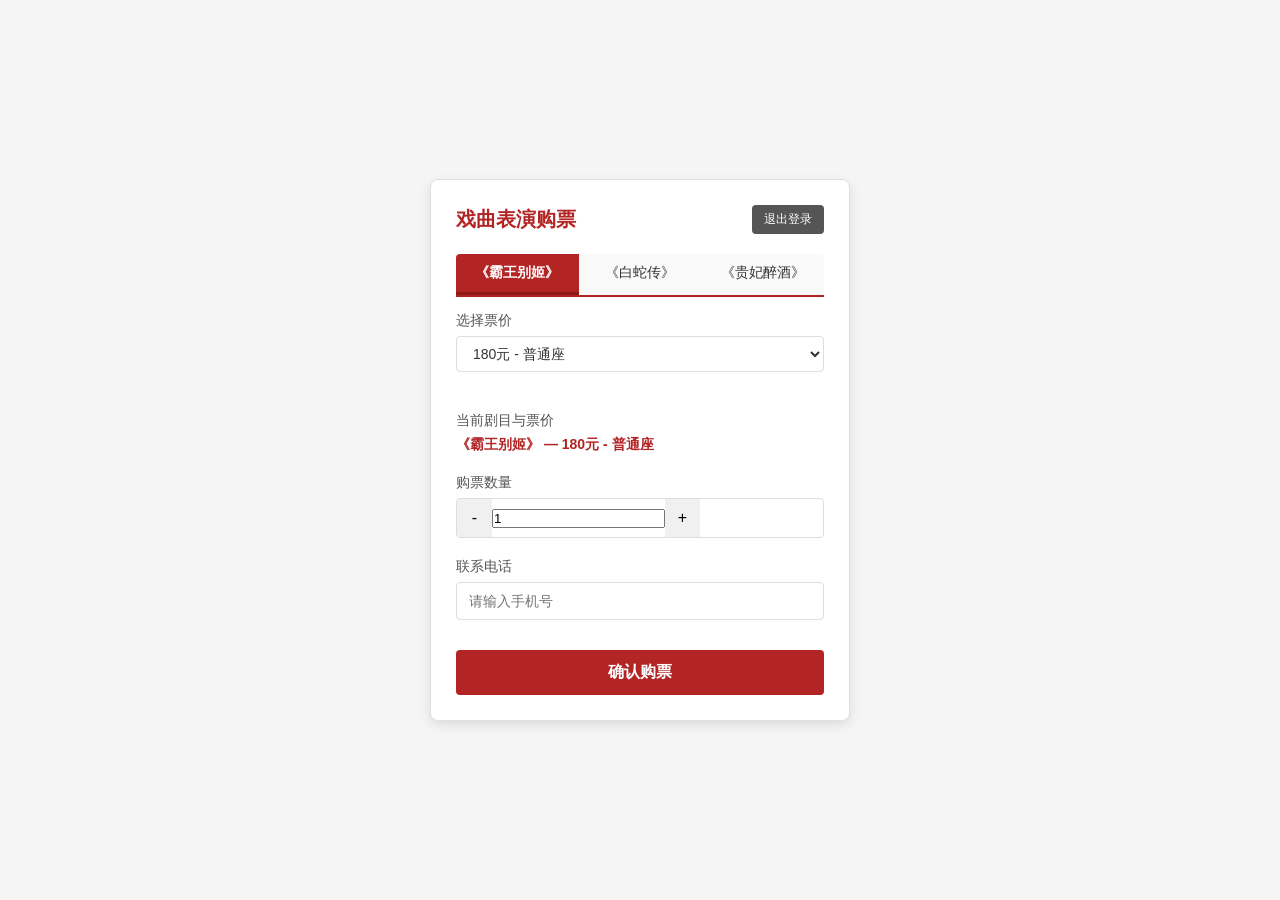
<file: 购票.html.html>
<!DOCTYPE html>
<html lang="zh-CN">
<head>
    <meta charset="UTF-8">
    <meta name="viewport" content="width=device-width, initial-scale=1.0">
    <title>戏曲表演购票</title>
    <style>
        * {
            margin: 0;
            padding: 0;
            box-sizing: border-box;
            font-family: "Microsoft YaHei", sans-serif;
        }

        body {
            background-color: #f5f5f5;
            display: flex;
            justify-content: center;
            align-items: center;
            min-height: 100vh;
            padding: 20px;
        }

        .ticket-card {
            background: #ffffff;
            padding: 25px;
            border-radius: 8px;
            box-shadow: 0 4px 12px rgba(0, 0, 0, 0.1);
            width: 100%;
            max-width: 420px;
            border: 1px solid #e0e0e0;
        }

        .card-header {
            display: flex;
            justify-content: space-between;
            align-items: center;
            margin-bottom: 20px;
        }

        .card-title {
            font-size: 20px;
            font-weight: bold;
            color: #b32424;
        }

        .logout-btn {
            background-color: #555;
            color: #fff;
            border: none;
            padding: 6px 12px;
            border-radius: 4px;
            cursor: pointer;
            font-size: 12px;
            transition: background-color 0.3s;
        }

        .logout-btn:hover {
            background-color: #333;
        }

        /* 剧目 Tab 导航 */
        .drama-tabs {
            display: flex;
            flex-wrap: wrap;
            border-bottom: 2px solid #b32424;
            margin-bottom: 15px;
            border-radius: 4px 4px 0 0;
            overflow: hidden;
        }

        .tab-btn {
            background: #f9f9f9;
            color: #333;
            border: none;
            padding: 10px 15px;
            cursor: pointer;
            font-size: 14px;
            text-align: center;
            flex: 1;
            transition: all 0.3s ease;
            border-bottom: 3px solid transparent;
        }

        .tab-btn.active {
            background: #b32424;
            color: #ffffff;
            border-bottom: 3px solid #8c1818;
            font-weight: bold;
        }

        .tab-btn:hover:not(.active) {
            background: #e8e8e8;
        }

        /* 票价选择下拉 */
        .price-select {
            width: 100%;
            padding: 8px 12px;
            border: 1px solid #ddd;
            border-radius: 4px;
            font-size: 14px;
            margin-bottom: 20px;
            color: #333;
            background-color: #fff;
            cursor: pointer;
        }

        .price-select:focus {
            outline: none;
            border-color: #b32424;
            box-shadow: 0 0 0 2px rgba(179, 36, 36, 0.2);
        }

        .form-group {
            margin-bottom: 20px;
        }

        .form-group label {
            display: block;
            margin-bottom: 6px;
            font-weight: 500;
            color: #555;
            font-size: 14px;
        }

        .quantity-input {
            display: flex;
            align-items: center;
            border: 1px solid #ddd;
            border-radius: 4px;
            overflow: hidden;
        }

        .quantity-btn {
            background: #f0f0f0;
            border: none;
            width: 35px;
            height: 38px;
            font-size: 16px;
            cursor: pointer;
            transition: background 0.2s;
        }

        .quantity-btn:hover {
            background: #e0e0e0;
        }

        .quantity-input input {
           .quantity-input input {
  flex: 1;
  height: 38px;
  border: none;
  text-align: center;
  font-size: 16px;
  outline: none;
  -webkit-appearance: none;
  -moz-appearance: textfield;
  appearance: textfield;
}}

.quantity-input input::-webkit-outer-spin-button,
.quantity-input input::-webkit-inner-spin-button {
  -webkit-appearance: none;
  margin: 0;
}

        .quantity-input input::-webkit-outer-spin-button,
        .quantity-input input::-webkit-inner-spin-button {
            -webkit-appearance: none;
            margin: 0;
        }

        .form-input {
            width: 100%;
            height: 38px;
            padding: 0 12px;
            border: 1px solid #ddd;
            border-radius: 4px;
            font-size: 14px;
            transition: border-color 0.3s;
        }

        .form-input:focus {
            border-color: #b32424;
            outline: none;
            box-shadow: 0 0 0 2px rgba(179, 36, 36, 0.2);
        }

        .buy-btn {
            width: 100%;
            background: #b32424;
            color: #ffffff;
            border: none;
            padding: 12px;
            border-radius: 4px;
            font-size: 16px;
            font-weight: bold;
            cursor: pointer;
            transition: background 0.3s;
            margin-top: 10px;
        }

        .buy-btn:hover {
            background: #8c1818;
        }

        .price-display {
            font-size: 14px;
            color: #b32424;
            font-weight: bold;
            margin-top: 5px;
        }
    </style>
</head>
<body>

<div class="ticket-card">
    <div class="card-header">
        <h2 class="card-title">戏曲表演购票</h2>
        <button class="logout-btn" onclick="logout()">退出登录</button>
    </div>

    <!-- 一级：剧目导航 -->
    <div class="drama-tabs">
        <button class="tab-btn active" data-drama="霸王别姬">《霸王别姬》</button>
        <button class="tab-btn" data-drama="白蛇传">《白蛇传》</button>
        <button class="tab-btn" data-drama="贵妃醉酒">《贵妃醉酒》</button>
    </div>

    <!-- 二级：票价选择下拉 -->
    <div class="form-group">
        <label for="priceSelect">选择票价</label>
        <select id="priceSelect" class="price-select">
        </select>
    </div>

    <form id="orderForm">
        <div class="form-group">
            <label>当前剧目与票价</label>
            <div class="price-display" id="currentInfo">《霸王别姬》 — 180元</div>
        </div>

        <div class="form-group">
            <label for="quantity">购票数量</label>
            <div class="quantity-input">
                <button type="button" class="quantity-btn" onclick="changeQuantity(-1)">-</button>
                <input type="number" id="quantity" name="quantity" value="1" min="1" required readonly>
                <button type="button" class="quantity-btn" onclick="changeQuantity(1)">+</button>
            </div>
        </div>

        <div class="form-group">
            <label for="phone">联系电话</label>
            <input type="tel" id="phone" class="form-input" placeholder="请输入手机号" required>
        </div>

        <button type="submit" class="buy-btn">确认购票</button>
    </form>
</div>

<script>
    // 剧目与票价数据
    const dramaData = {
        "霸王别姬": [
            { price: 180, text: "180元 - 普通座" },
            { price: 280, text: "280元 - 优选座" },
            { price: 380, text: "380元 - VIP座" },
            { price: 580, text: "580元 - 至尊VIP座" }
        ],
        "白蛇传": [
            { price: 160, text: "160元 - 普通座" },
            { price: 260, text: "260元 - 优选座" },
            { price: 360, text: "360元 - VIP座" },
            { price: 520, text: "520元 - 至尊VIP座" }
        ],
        "贵妃醉酒": [
            { price: 160, text: "160元 - 普通座" },
            { price: 260, text: "260元 - 优选座" },
            { price: 360, text: "360元 - VIP座" },
            { price: 520, text: "520元 - 至尊VIP座" }
        ]
    };

    // 获取元素
    const tabBtns = document.querySelectorAll('.tab-btn');
    const priceSelect = document.getElementById('priceSelect');
    const currentInfoEl = document.getElementById('currentInfo');
    const quantityInput = document.getElementById('quantity');
    const phoneInput = document.getElementById('phone');
    const orderForm = document.getElementById('orderForm');

    // 初始化状态
    let selectedDrama = '霸王别姬';
    let selectedPrice = 180;
    let selectedPriceText = '180元 - 普通座';

    // 初始化票价下拉框
    function initPriceSelect(dramaName) {
        priceSelect.innerHTML = '';
        const prices = dramaData[dramaName];
        prices.forEach(item => {
            const option = document.createElement('option');
            option.value = item.price;
            option.textContent = item.text;
            option.selected = item.price === selectedPrice;
            priceSelect.appendChild(option);
        });
        // 更新显示
        updateInfo();
    }

    // 更新剧目和票价信息
    function updateInfo() {
        currentInfoEl.innerText = `《${selectedDrama}》 — ${selectedPriceText}`;
    }

    // 剧目 Tab 切换
    tabBtns.forEach(btn => {
        btn.addEventListener('click', () => {
            tabBtns.forEach(b => b.classList.remove('active'));
            btn.classList.add('active');
            selectedDrama = btn.getAttribute('data-drama');
            // 重置为该剧目第一个票价
            selectedPrice = dramaData[selectedDrama][0].price;
            selectedPriceText = dramaData[selectedDrama][0].text;
            initPriceSelect(selectedDrama);
            updateInfo();
        });
    });

    // 票价下拉切换
    priceSelect.addEventListener('change', () => {
        selectedPrice = parseInt(priceSelect.value);
        // 匹配票价文本
        const target = dramaData[selectedDrama].find(item => item.price === selectedPrice);
        selectedPriceText = target.text;
        updateInfo();
    });

    // 数量增减
    function changeQuantity(step) {
        let currentVal = parseInt(quantityInput.value);
        let newVal = currentVal + step;
        if (newVal >= 1) {
            quantityInput.value = newVal;
        }
    }

    // 表单提交
    orderForm.addEventListener('submit', function (e) {
        e.preventDefault();
        const phone = phoneInput.value.trim();
        const quantity = quantityInput.value;
        const phoneReg = /^1[3-9]\d{9}$/;

        if (!phoneReg.test(phone)) {
            alert('请输入有效的11位手机号！');
            phoneInput.focus();
            return;
        }

        const totalPrice = selectedPrice * quantity;
        if (confirm(`确认购票：\n剧目：《${selectedDrama}》\n票价：${selectedPriceText}\n数量：${quantity} 张\n总价：${totalPrice} 元\n是否确认支付？`)) {
            alert('购票成功！订单已生成，即将跳转至订单详情...');
            // window.location.href = 'order.html';
        }
    });

    // 退出登录
    function logout() {
        if (confirm('确定要退出登录吗？')) {
            localStorage.removeItem('currentUser');
            window.location.href = 'index.html.html';
        }
    }

    // 初始化
    initPriceSelect(selectedDrama);
</script>

</body>
</html>
</file>
<file: style.css>
@charset "UTF-8";
/* CSS Document */
* {
    margin: 0;
    padding: 0;
    box-sizing: border-box;
    font-family: 'Microsoft YaHei', sans-serif;
}
        
        body {
            background-color: #f9f4e8;
            color: #5c3d24;
            background-image: url('data:image/svg+xml;utf8,<svg xmlns="http://www.w3.org/2000/svg" width="100" height="100" viewBox="0 0 100 100"><rect width="100" height="100" fill="%23f9f4e8"/><path d="M0,0 L100,100 M100,0 L0,100" stroke="%23e8d9c5" stroke-width="0.5"/></svg>');
            line-height: 1.6;
        }
        
        .container {
            max-width: 1200px;
            margin: 0 auto;
            padding: 0 20px;
        }
        
        /* 头部样式 */
        header {
            background: linear-gradient(to right, #8b0000, #a52a2a, #8b0000);
            padding: 15px 0;
            box-shadow: 0 4px 12px rgba(0, 0, 0, 0.2);
            position: sticky;
            top: 0;
            z-index: 1000;
        }
        
        .logo-area {
            display: flex;
            align-items: center;
            justify-content: space-between;
        }
        
        .logo {
            display: flex;
            align-items: center;
        }
        
        .logo i {
            font-size: 2.5rem;
            color: #ffd700;
            margin-right: 15px;
        }
        
        .logo-text {
            color: #fff;
            font-size: 2.2rem;
            font-weight: bold;
            text-shadow: 2px 2px 4px rgba(0, 0, 0, 0.5);
            letter-spacing: 2px;
        }
        
        .nav-buttons {
            display: flex;
            gap: 10px;
        }
        
        .btn {
            background: #ffd700;
            color: #8b0000;
            border: none;
            padding: 8px 20px;
            border-radius: 30px;
            font-weight: bold;
            cursor: pointer;
            transition: all 0.3s ease;
            box-shadow: 0 2px 5px rgba(0, 0, 0, 0.2);
        }
        
        .btn:hover {
            background: #fff;
            transform: translateY(-2px);
            box-shadow: 0 4px 8px rgba(0, 0, 0, 0.3);
        }
        
        /* 导航栏 */
        nav {
            background: rgba(139, 0, 0, 0.95);
            margin-top: 15px;
            border-radius: 8px;
            overflow: hidden;
        }
        
        .nav-links {
            display: flex;
            list-style: none;
            justify-content: space-around;
        }
        
        .nav-links li {
            flex: 1;
            text-align: center;
        }
        
        .nav-links a {
            display: block;
            color: #fff;
            text-decoration: none;
            padding: 15px 10px;
            font-size: 1.1rem;
            transition: all 0.3s ease;
            position: relative;
        }
        
        .nav-links a:hover {
            background: #ffd700;
            color: #8b0000;
        }
        
        .nav-links a::after {
            content: "";
            position: absolute;
            bottom: 0;
            left: 50%;
            transform: translateX(-50%);
            width: 0;
            height: 3px;
            background: #ffd700;
            transition: width 0.3s ease;
        }
        
        .nav-links a:hover::after {
            width: 80%;
        }
        
        /* 主要内容区域 */
        .section {
            padding: 60px 0;
        }
        
        .section-title {
            text-align: center;
            font-size: 2.5rem;
            color: #8b0000;
            margin-bottom: 40px;
            position: relative;
            padding-bottom: 15px;
        }
        
        /* 视频按钮样式 */
.video-btn {
    display: inline-block;
    margin-top: 12px;
    padding: 6px 14px;
    background-color: #8b0000;
    color: #fff;
    text-decoration: none;
    border-radius: 4px;
    font-size: 14px;
    transition: background-color 0.3s;
}
.video-btn:hover {
    background-color: #a52a2a;
}

        .section-title::after {
            content: "";
            position: absolute;
            bottom: 0;
            left: 50%;
            transform: translateX(-50%);
            width: 120px;
            height: 4px;
            background: linear-gradient(to right, #ffd700, #8b0000, #ffd700);
            border-radius: 2px;
        }
        
        .history-container {
            display: flex;
            gap: 30px;
            margin-bottom: 50px;
        }
        
        .history-text {
            flex: 1;
            background: rgba(255, 255, 255, 0.9);
            padding: 30px;
            border-radius: 10px;
            box-shadow: 0 5px 15px rgba(0, 0, 0, 0.1);
            border-top: 5px solid #8b0000;
        }
        
        .history-text h3 {
            color: #8b0000;
            font-size: 1.8rem;
            margin-bottom: 20px;
        }
        
        .history-text p {
            margin-bottom: 20px;
            font-size: 1.1rem;
            line-height: 1.8;
        }
        
        .timeline {
            flex: 1;
            background: rgba(255, 255, 255, 0.9);
            padding: 30px;
            border-radius: 10px;
            box-shadow: 0 5px 15px rgba(0, 0, 0, 0.1);
            border-top: 5px solid #ffd700;
        }
        
        .timeline-item {
            position: relative;
            padding-left: 30px;
            margin-bottom: 30px;
            border-left: 3px solid #8b0000;
        }
        
        .timeline-item::before {
            content: "";
            position: absolute;
            left: -8px;
            top: 0;
            width: 14px;
            height: 14px;
            background: #ffd700;
            border: 2px solid #8b0000;
            border-radius: 50%;
        }
        
        .timeline-item h4 {
            color: #8b0000;
            font-size: 1.4rem;
            margin-bottom: 10px;
        }
        
        /* 艺术特点 */
        .features {
            display: grid;
            grid-template-columns: repeat(auto-fit, minmax(300px, 1fr));
            gap: 30px;
            margin-bottom: 50px;
        }
        
        .feature-card {
            background: rgba(255, 255, 255, 0.9);
            border-radius: 10px;
            overflow: hidden;
            box-shadow: 0 5px 15px rgba(0, 0, 0, 0.1);
            transition: transform 0.3s ease;
        }
        
        .feature-card:hover {
            transform: translateY(-10px);
        }
        
        .feature-a-header {
             padding: 60px 20px;
            min-height: 120px;
            background: #8b0000;
             background-image: url(https://github.com/Alierth/images01/raw/main/zonghexing.jpg);
            background-repeat: no-repeat;
            background-position: center;
            background-size: cover;
            padding-left: 70px;
            color: #ffd700;
            padding: 20px;
            text-align: center;
            font-size: 1.4rem;
        }
        .feature-b-header {
             padding: 60px 20px;
            min-height: 120px;
            background: #8b0000;
             background-image: url(https://github.com/Alierth/images01/raw/main/xunixing.jpg);
            background-repeat: no-repeat;
            background-position: center;
            background-size: cover;
            padding-left: 70px;
            color: #ffd700;
            padding: 20px;
            text-align: center;
            font-size: 1.4rem;
        }
        .feature-c-header {
             padding: 60px 20px;
            min-height: 120px;
            background: #8b0000;
             background-image: url(https://github.com/Alierth/images01/raw/main/chengxuhua.jpg);
            background-repeat: no-repeat;
            background-position: center;
            background-size: cover;
            padding-left: 70px;
            color: #ffd700;
            padding: 20px;
            text-align: center;
            font-size: 1.4rem;
        }
        .feature-content {
            padding: 25px;
        }
        .feature-content h4 {
            color: #8b0000;
            margin-bottom: 15px;
            font-size: 2.0rem;
            text-align: center;
        }
        .feature-content p {
            margin-bottom: 15px;
            line-height: 1.7;
        }
        
        /* 行当分类 */
        .role-types {
            display: grid;
            grid-template-columns: repeat(auto-fit, minmax(250px, 1fr));
            gap: 30px;
            margin-bottom: 50px;
        }
        
        .role-card {
            background: rgba(255, 255, 255, 0.9);
            border-radius: 10px;
            overflow: hidden;
            box-shadow: 0 5px 15px rgba(0, 0, 0, 0.1);
            text-align: center;
        }
        
        .role-header {
            padding: 20px;
            color: white;
            font-size: 3.0rem;
            font-weight: bold;
            text-align: center;
            text-shadow: 2px 2px 4px rgba(0, 0, 0, 0.2);
        }
        
        .role-sheng .role-header {
            padding: 60px 20px;
            min-height: 120px;
            background: #1e88e5;
            background-image: url(https://github.com/Alierth/images01/raw/main/sheng.jpg);
            background-repeat: no-repeat;
            background-position: center;
            background-size: cover;
            padding-left: 70px;
        }
        
        .role-dan .role-header { 
            padding: 60px 20px;
            min-height: 120px;
            background: #e91e63;
             background-image: url(https://github.com/Alierth/images01/raw/main/dan.jpg);
            background-repeat: no-repeat;
            background-position: center;
            background-size: cover;
            padding-left: 70px;
        }
        
        .role-jing .role-header {
            padding: 60px 20px;
            min-height: 120px;
            background: #f57c00;
             background-image: url(https://github.com/Alierth/images01/raw/main/jing.jpg);
            background-repeat: no-repeat;
            background-position: center;
            background-size: cover;
            padding-left: 70px;
        }
        
        .role-chou .role-header {
            padding: 60px 20px;
            min-height: 120px;
            background: #43a047;
             background-image: url(https://github.com/Alierth/images01/raw/main/chou.jpg);
            background-repeat: no-repeat;
            background-position: center;
            background-size: cover;
            padding-left: 70px;
        }
        
        .role-content {
            padding: 25px;
        }
        
        .role-content h4 {
            color: #8b0000;
            margin-bottom: 15px;
            font-size: 1.3rem;
        }
        
        .role-content ul {
            text-align: left;
            padding-left: 20px;
        }
        
        .role-content li {
            margin-bottom: 10px;
            line-height: 1.6;
        }
        
        /* 剧目介绍 */
        .dramas {
            display: grid;
            grid-template-columns: repeat(auto-fit, minmax(300px, 1fr));
            gap: 30px;
        }
        
        .drama-card {
            background: rgba(255, 255, 255, 0.9);
            border-radius: 10px;
            overflow: hidden;
            box-shadow: 0 5px 15px rgba(0, 0, 0, 0.1);
            transition: transform 0.3s ease;
        }
        
        .drama-card:hover {
            transform: scale(1.03);
        }
        
        .drama-img {
            height: 200px;
            background-size: cover;
            background-position: center;
        }
        
        .drama-content {
            padding: 25px;
        }
        
        .drama-content h3 {
            color: #8b0000;
            margin-bottom: 15px;
            font-size: 1.5rem;
            text-align: center;
        }
        
        /* 演员风采 */
        .actors {
            display: grid;
            grid-template-columns: repeat(auto-fit, minmax(200px, 1fr));
            gap: 30px;
            text-align: center;
        }
        
        .actor-card {
            background: rgba(255, 255, 255, 0.9);
            border-radius: 10px;
            overflow: hidden;
            box-shadow: 0 5px 15px rgba(0, 0, 0, 0.1);
            transition: transform 0.3s ease;
        }
        
        .actor-card:hover {
            transform: translateY(-10px);
        }
        
        .actor-img {
            height: 220px;
            background-size: cover;
            background-position: top center;
        }
        
        .actor-name {
            padding: 15px;
            background: #8b0000;
            color: #ffd700;
            font-size: 1.3rem;
            font-weight: bold;
        }

        /* 页脚 */
        footer {
            background: linear-gradient(to right, #5c0000, #8b0000, #5c0000);
            color: #fff;
            padding: 40px 0 20px;
            margin-top: 50px;
        }
        
        .footer-content {
            display: flex;
            justify-content: space-between;
            margin-bottom: 30px;
        }
        
        .footer-logo {
            flex: 1;
        }
        
        .footer-logo h3 {
            font-size: 1.8rem;
            margin-bottom: 15px;
            color: #ffd700;
        }
        
        .contact-info {
            flex: 1;
        }
        
        .contact-info h4 {
            font-size: 1.4rem;
            margin-bottom: 15px;
            color: #ffd700;
        }
        
        .contact-info p {
            margin-bottom: 10px;
            display: flex;
            align-items: center;
        }
        
        .contact-info i {
            margin-right: 10px;
            color: #ffd700;
        }
        
        .copyright {
            text-align: center;
            padding-top: 20px;
            border-top: 1px solid rgba(255, 255, 255, 0.2);
            font-size: 0.9rem;
        }
        
        /* 响应式设计 */
        @media (max-width: 992px) {
            .history-container {
                flex-direction: column;
            }
            
            .banner h1 {
                font-size: 2.8rem;
            }
            
            .banner p {
                font-size: 1.2rem;
            }
        }
        
        @media (max-width: 768px) {
            .logo-area {
                flex-direction: column;
                gap: 15px;
            }
            
            .nav-links {
                flex-wrap: wrap;
            }
            
            .nav-links li {
                flex: 1 0 50%;
            }
            
            .banner {
                height: 400px;
            }
            
            .banner h1 {
                font-size: 2.2rem;
            }
            
            .section-title {
                font-size: 2rem;
            }
            
            .footer-content {
                flex-direction: column;
                gap: 30px;
            }
        }
        
        @media (max-width: 480px) {
            .nav-links li {
                flex: 1 0 100%;
            }
            
            .banner {
                height: 300px;
            }
            
            .banner h1 {
                font-size: 1.8rem;
            }
            
            .section-title {
                font-size: 1.6rem;
            }
        }
</file>
